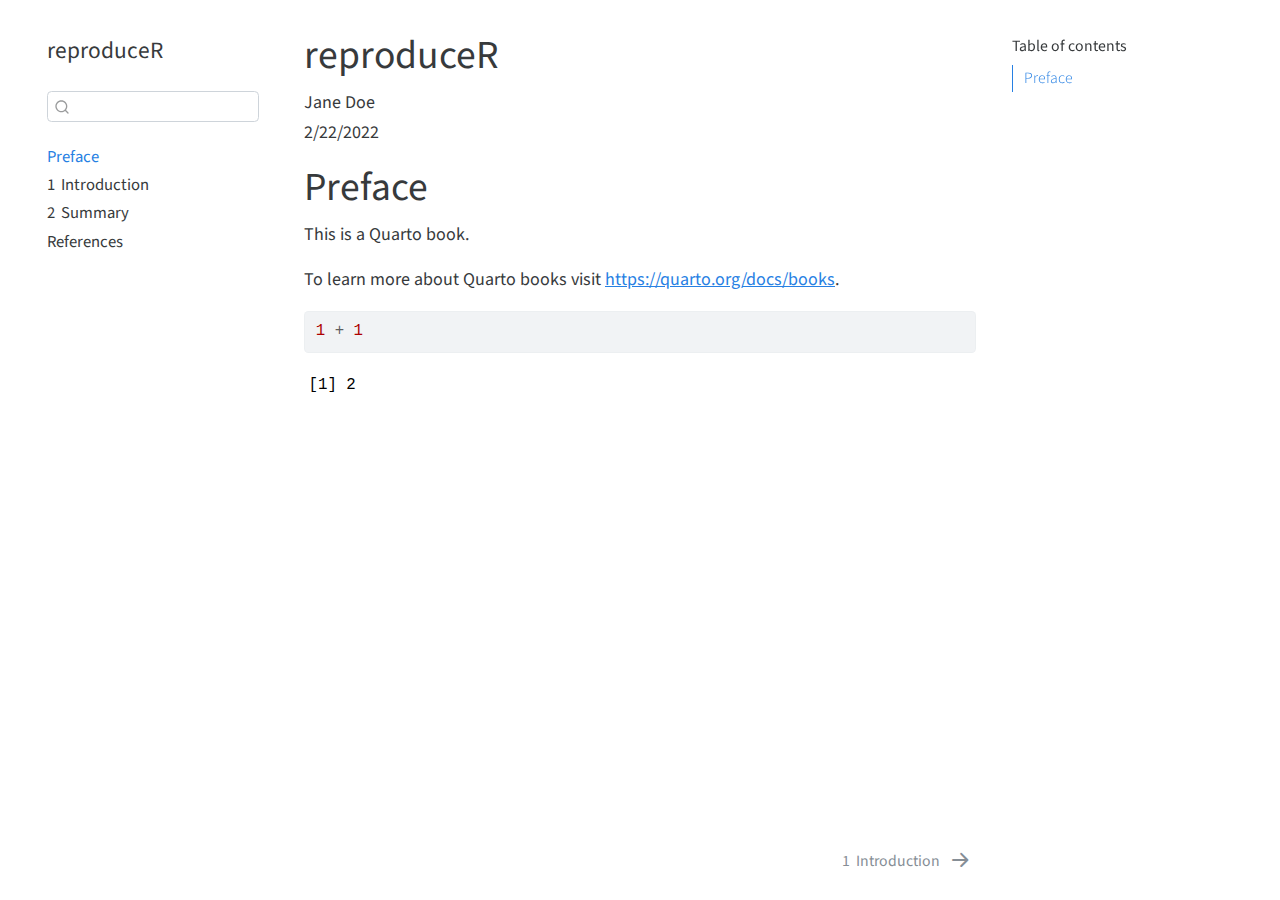
<file: _book/index.html>
<!DOCTYPE html>
<html xmlns="http://www.w3.org/1999/xhtml" lang="en" xml:lang="en"><head>
  <meta charset="utf-8">
  <meta name="generator" content="quarto-0.9.4">
  <meta name="viewport" content="width=device-width, initial-scale=1.0, user-scalable=yes">
  <meta name="author" content="Jane Doe">
  <title>reproduceR</title>
  <style>
    code{white-space: pre-wrap;}
    span.smallcaps{font-variant: small-caps;}
    span.underline{text-decoration: underline;}
    div.column{display: inline-block; vertical-align: top; width: 50%;}
    div.hanging-indent{margin-left: 1.5em; text-indent: -1.5em;}
    ul.task-list{list-style: none;}
    pre > code.sourceCode { white-space: pre; position: relative; }
    pre > code.sourceCode > span { display: inline-block; line-height: 1.25; }
    pre > code.sourceCode > span:empty { height: 1.2em; }
    .sourceCode { overflow: visible; }
    code.sourceCode > span { color: inherit; text-decoration: inherit; }
    div.sourceCode { margin: 1em 0; }
    pre.sourceCode { margin: 0; }
    @media screen {
    div.sourceCode { overflow: auto; }
    }
    @media print {
    pre > code.sourceCode { white-space: pre-wrap; }
    pre > code.sourceCode > span { text-indent: -5em; padding-left: 5em; }
    }
    pre.numberSource code
      { counter-reset: source-line 0; }
    pre.numberSource code > span
      { position: relative; left: -4em; counter-increment: source-line; }
    pre.numberSource code > span > a:first-child::before
      { content: counter(source-line);
        position: relative; left: -1em; text-align: right; vertical-align: baseline;
        border: none; display: inline-block;
        -webkit-touch-callout: none; -webkit-user-select: none;
        -khtml-user-select: none; -moz-user-select: none;
        -ms-user-select: none; user-select: none;
        padding: 0 4px; width: 4em;
        color: #aaaaaa;
      }
    pre.numberSource { margin-left: 3em; border-left: 1px solid #aaaaaa;  padding-left: 4px; }
    div.sourceCode
      {   }
    @media screen {
    pre > code.sourceCode > span > a:first-child::before { text-decoration: underline; }
    }
    code span.al { color: #ff0000; font-weight: bold; } /* Alert */
    code span.an { color: #60a0b0; font-weight: bold; font-style: italic; } /* Annotation */
    code span.at { color: #7d9029; } /* Attribute */
    code span.bn { color: #40a070; } /* BaseN */
    code span.bu { } /* BuiltIn */
    code span.cf { color: #007020; font-weight: bold; } /* ControlFlow */
    code span.ch { color: #4070a0; } /* Char */
    code span.cn { color: #880000; } /* Constant */
    code span.co { color: #60a0b0; font-style: italic; } /* Comment */
    code span.cv { color: #60a0b0; font-weight: bold; font-style: italic; } /* CommentVar */
    code span.do { color: #ba2121; font-style: italic; } /* Documentation */
    code span.dt { color: #902000; } /* DataType */
    code span.dv { color: #40a070; } /* DecVal */
    code span.er { color: #ff0000; font-weight: bold; } /* Error */
    code span.ex { } /* Extension */
    code span.fl { color: #40a070; } /* Float */
    code span.fu { color: #06287e; } /* Function */
    code span.im { } /* Import */
    code span.in { color: #60a0b0; font-weight: bold; font-style: italic; } /* Information */
    code span.kw { color: #007020; font-weight: bold; } /* Keyword */
    code span.op { color: #666666; } /* Operator */
    code span.ot { color: #007020; } /* Other */
    code span.pp { color: #bc7a00; } /* Preprocessor */
    code span.sc { color: #4070a0; } /* SpecialChar */
    code span.ss { color: #bb6688; } /* SpecialString */
    code span.st { color: #4070a0; } /* String */
    code span.va { color: #19177c; } /* Variable */
    code span.vs { color: #4070a0; } /* VerbatimString */
    code span.wa { color: #60a0b0; font-weight: bold; font-style: italic; } /* Warning */
  </style>

  <script src="site_libs/quarto-nav/quarto-nav.js"></script>
  <script src="site_libs/quarto-nav/headroom.min.js"></script>
  <script src="site_libs/clipboard/clipboard.min.js"></script>
  <meta name="quarto:offset" content="./">
  <script src="site_libs/quarto-search/autocomplete.umd.js"></script>
  <script src="site_libs/quarto-search/fuse.min.js"></script>
  <script src="site_libs/quarto-search/quarto-search.js"></script>
  <link href="./intro.html" rel="next">
  <script src="site_libs/quarto-html/quarto.js"></script>
  <script src="site_libs/quarto-html/popper.min.js"></script>
  <script src="site_libs/quarto-html/tippy.umd.min.js"></script>
  <script src="site_libs/quarto-html/anchor.min.js"></script>
  <link href="site_libs/quarto-html/tippy.css" rel="stylesheet">
  <link href="site_libs/quarto-html/quarto-syntax-highlighting.css" rel="stylesheet">
  <script src="site_libs/bootstrap/bootstrap.min.js"></script>
  <link href="site_libs/bootstrap/bootstrap-icons.css" rel="stylesheet">
  <link href="site_libs/bootstrap/bootstrap.min.css" rel="stylesheet">
  <script id="quarto-search-options" type="application/json">{
    "location": "sidebar",
    "copy-button": false,
    "collapse-after": 2,
    "panel-placement": "start",
    "type": "textbox",
    "limit": 20,
    "language": {
      "search-no-results-text": "No results",
      "search-matching-documents-text": "matching documents",
      "search-copy-link-title": "Copy link to search",
      "search-hide-matches-text": "Hide additional matches",
      "search-more-match-text": "more match in this document",
      "search-more-matches-text": "more matches in this document",
      "search-clear-button-title": "Clear",
      "search-detached-cancel-button-title": "Cancel",
      "search-submit-button-title": "Submit"
    }
  }</script>
  <!--[if lt IE 9]>
    <script src="//cdnjs.cloudflare.com/ajax/libs/html5shiv/3.7.3/html5shiv-printshiv.min.js"></script>
  <![endif]-->
</head>
<body class="floating">
<div id="quarto-search-results"></div>
  <header id="quarto-header" class="headroom fixed-top">
  <nav class="quarto-secondary-nav" data-bs-toggle="collapse" data-bs-target="#quarto-sidebar" aria-controls="quarto-sidebar" aria-expanded="false" aria-label="Toggle sidebar navigation" onclick="if (window.quartoToggleHeadroom) { window.quartoToggleHeadroom(); }">
    <div class="container-fluid d-flex justify-content-between">
      <h1 class="quarto-secondary-nav-title">reproduceR</h1>
      <button type="button" class="quarto-btn-toggle btn">
        <i class="bi bi-chevron-right"></i>
      </button>
    </div>
  </nav>
</header>
<!-- content -->
<div id="quarto-content" class="quarto-container page-columns page-rows-contents page-layout-article">
<!-- sidebar -->
  <nav id="quarto-sidebar" class="sidebar collapse sidebar-navigation floating overflow-auto">
    <div class="pt-lg-2 mt-2 text-left sidebar-header">
    <div class="sidebar-title mb-0 py-0">
      <a href="./">reproduceR</a> 
    </div>
      </div>
      <div class="mt-2 flex-shrink-0 align-items-center">
        <div class="sidebar-search">
        <div id="quarto-search" class="" title="Search"></div>
        </div>
      </div>
    <div class="sidebar-menu-container"> 
    <ul class="list-unstyled mt-1">
        <li class="sidebar-item">
  <div class="sidebar-item-container"> 
  <a href="./index.html" class="sidebar-item-text sidebar-link active">Preface</a>
  </div>
</li>
        <li class="sidebar-item">
  <div class="sidebar-item-container"> 
  <a href="./intro.html" class="sidebar-item-text sidebar-link"><span class="chapter-number">1</span>&nbsp; <span class="chapter-title">Introduction</span></a>
  </div>
</li>
        <li class="sidebar-item">
  <div class="sidebar-item-container"> 
  <a href="./summary.html" class="sidebar-item-text sidebar-link"><span class="chapter-number">2</span>&nbsp; <span class="chapter-title">Summary</span></a>
  </div>
</li>
        <li class="sidebar-item">
  <div class="sidebar-item-container"> 
  <a href="./references.html" class="sidebar-item-text sidebar-link">References</a>
  </div>
</li>
    </ul>
    </div>
</nav>
<!-- margin-sidebar -->
    <div id="quarto-margin-sidebar" class="sidebar margin-sidebar">
        <nav id="TOC" role="doc-toc">
<h2 id="toc-title">Table of contents</h2>
<ul>
<li><a href="#preface" class="nav-link active" data-scroll-target="#preface">Preface</a></li>
</ul>
</nav>
    </div>
<!-- main -->
<main class="content" id="quarto-document-content">
<header id="title-block-header">
<h1 class="title d-none d-lg-block display-7">reproduceR</h1>
<p class="author">Jane Doe</p>
<p class="date">2/22/2022</p>
</header>

<section id="preface" class="level1 unnumbered">
<h1 class="unnumbered">Preface</h1>
<p>This is a Quarto book.</p>
<p>To learn more about Quarto books visit <a href="https://quarto.org/docs/books" class="uri">https://quarto.org/docs/books</a>.</p>
<div class="cell">
<div class="sourceCode" id="cb1"><pre class="sourceCode r cell-code code-with-copy"><code class="sourceCode r"><span id="cb1-1"><a href="#cb1-1" aria-hidden="true" tabindex="-1"></a><span class="dv">1</span> <span class="sc">+</span> <span class="dv">1</span></span></code><button title="Copy to Clipboard" class="code-copy-button"><i class="bi"></i></button></pre></div>
<div class="cell-output-stdout">
<pre><code>[1] 2</code></pre>
</div>
</div>


</section>
</main> <!-- /main -->
<script type="application/javascript">
window.document.addEventListener("DOMContentLoaded", function (event) {
  const icon = "";
  const anchorJS = new window.AnchorJS();
  anchorJS.options = {
    placement: 'right',
    icon: icon
  };
  anchorJS.add('.anchored');
  const clipboard = new window.ClipboardJS('.code-copy-button', {
    target: function(trigger) {
      return trigger.previousElementSibling;
    }
  });
  clipboard.on('success', function(e) {
    // button target
    const button = e.trigger;
    // don't keep focus
    button.blur();
    // flash "checked"
    button.classList.add('code-copy-button-checked');
    setTimeout(function() {
      button.classList.remove('code-copy-button-checked');
    }, 1000);
    // clear code selection
    e.clearSelection();
  });
  function tippyHover(el, contentFn) {
    const config = {
      allowHTML: true,
      content: contentFn,
      maxWidth: 500,
      delay: 100,
      arrow: false,
      appendTo: function(el) {
          return el.parentElement;
      },
      interactive: true,
      interactiveBorder: 10,
      theme: 'quarto',
      placement: 'bottom-start'
    };
    window.tippy(el, config); 
  }
  const noterefs = window.document.querySelectorAll('a[role="doc-noteref"]');
  for (var i=0; i<noterefs.length; i++) {
    const ref = noterefs[i];
    tippyHover(ref, function() {
      let href = ref.getAttribute('href');
      try { href = new URL(href).hash; } catch {}
      const id = href.replace(/^#\/?/, "");
      const note = window.document.getElementById(id);
      return note.innerHTML;
    });
  }
  var bibliorefs = window.document.querySelectorAll('a[role="doc-biblioref"]');
  for (var i=0; i<bibliorefs.length; i++) {
    const ref = bibliorefs[i];
    const cites = ref.parentNode.getAttribute('data-cites').split(' ');
    tippyHover(ref, function() {
      var popup = window.document.createElement('div');
      cites.forEach(function(cite) {
        var citeDiv = window.document.createElement('div');
        citeDiv.classList.add('hanging-indent');
        citeDiv.classList.add('csl-entry');
        var biblioDiv = window.document.getElementById('ref-' + cite);
        if (biblioDiv) {
          citeDiv.innerHTML = biblioDiv.innerHTML;
        }
        popup.appendChild(citeDiv);
      });
      return popup.innerHTML;
    });
  }
});
</script>
<nav class="page-navigation">
  <div class="nav-page nav-page-previous">
  </div>
  <div class="nav-page nav-page-next">
      <a href="./intro.html" class="pagination-link">
        <span class="nav-page-text"><span class="chapter-number">1</span>&nbsp; <span class="chapter-title">Introduction</span></span> <i class="bi bi-arrow-right-short"></i>
      </a>
  </div>
</nav>
</div> <!-- /content -->


</body></html>
</file>
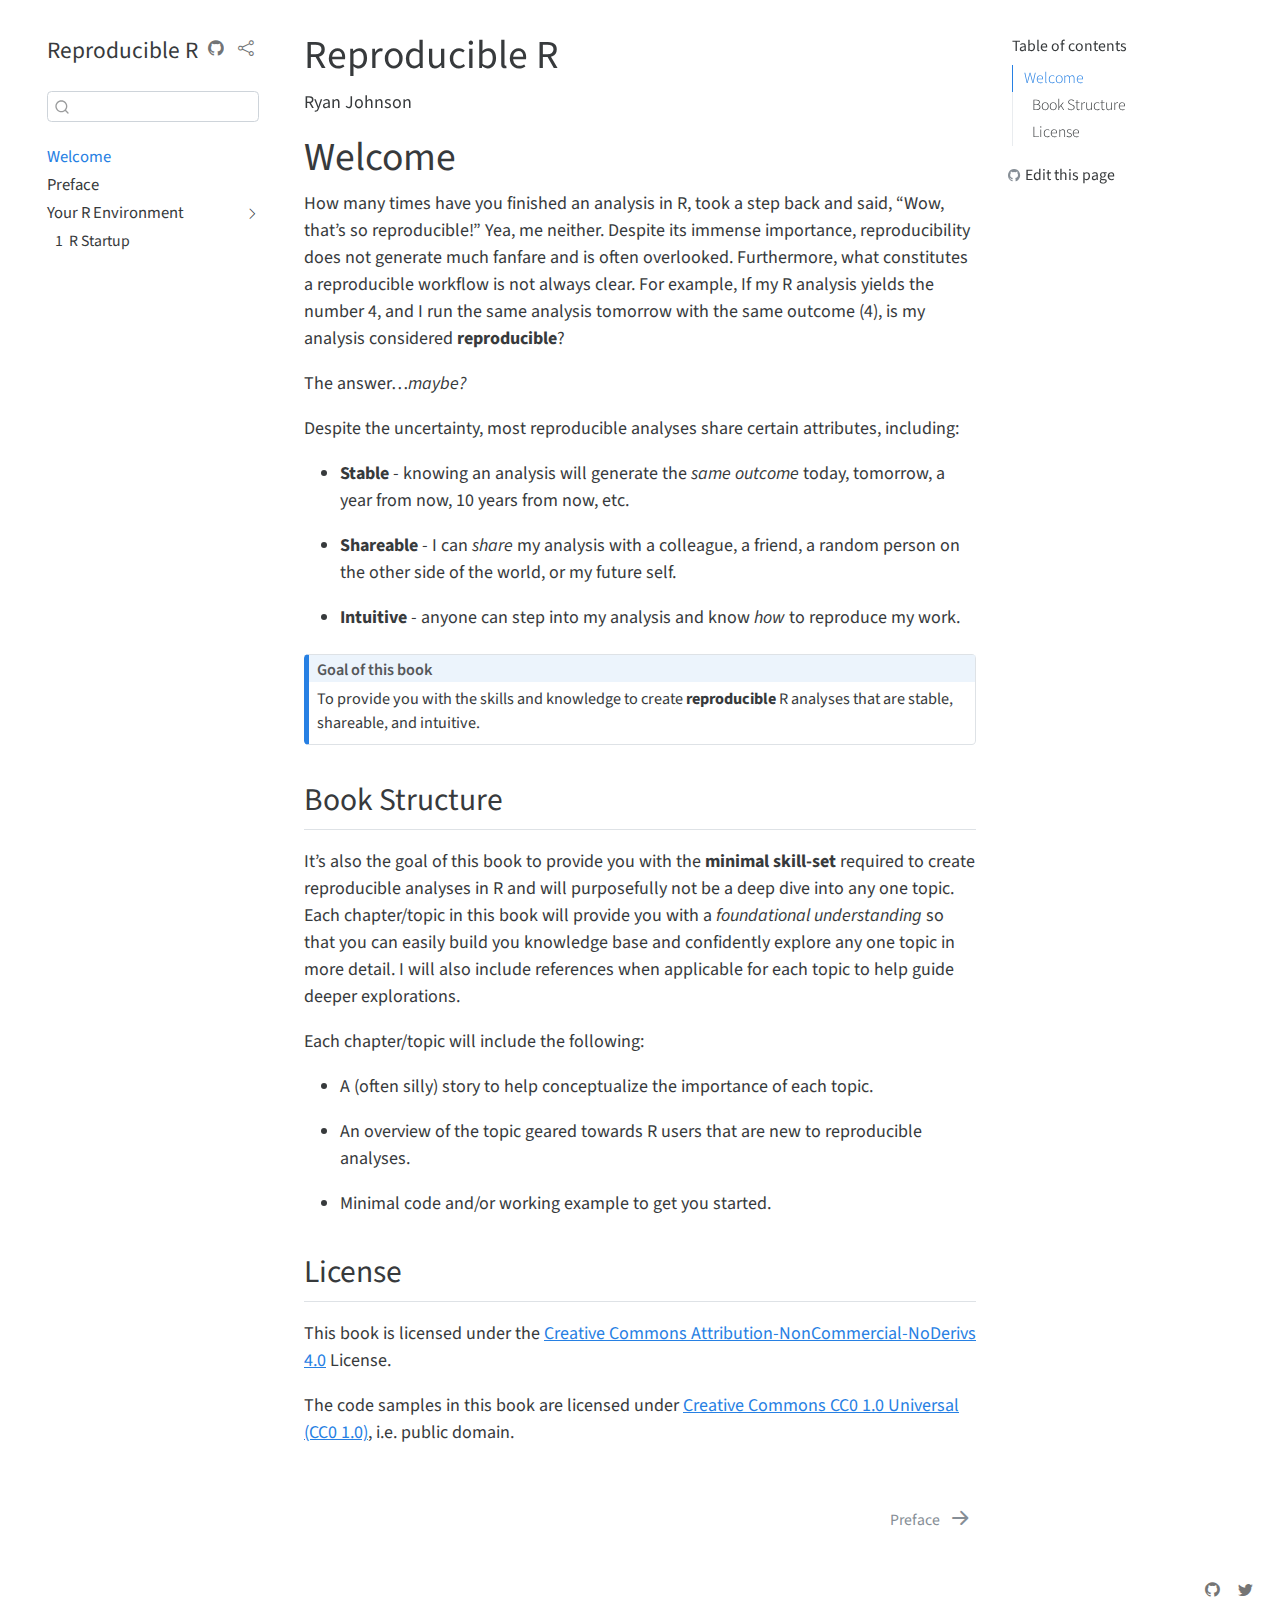
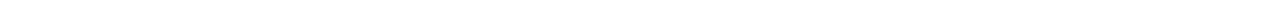
<file: docs/index.html>
<!DOCTYPE html>
<html xmlns="http://www.w3.org/1999/xhtml" lang="en" xml:lang="en"><head>
  <meta charset="utf-8">
  <meta name="generator" content="quarto-0.9.4">
  <meta name="viewport" content="width=device-width, initial-scale=1.0, user-scalable=yes">
  <meta name="author" content="Ryan Johnson">
  <title>Reproducible R</title>
  <style>
    code{white-space: pre-wrap;}
    span.smallcaps{font-variant: small-caps;}
    span.underline{text-decoration: underline;}
    div.column{display: inline-block; vertical-align: top; width: 50%;}
    div.hanging-indent{margin-left: 1.5em; text-indent: -1.5em;}
    ul.task-list{list-style: none;}
  </style>

  <script src="site_libs/quarto-nav/quarto-nav.js"></script>
  <script src="site_libs/quarto-nav/headroom.min.js"></script>
  <script src="site_libs/clipboard/clipboard.min.js"></script>
  <meta name="quarto:offset" content="./">
  <script src="site_libs/quarto-search/autocomplete.umd.js"></script>
  <script src="site_libs/quarto-search/fuse.min.js"></script>
  <script src="site_libs/quarto-search/quarto-search.js"></script>
  <link href="./preface.html" rel="next">
  <script src="site_libs/quarto-html/quarto.js"></script>
  <script src="site_libs/quarto-html/popper.min.js"></script>
  <script src="site_libs/quarto-html/tippy.umd.min.js"></script>
  <script src="site_libs/quarto-html/anchor.min.js"></script>
  <link href="site_libs/quarto-html/tippy.css" rel="stylesheet">
  <link href="site_libs/quarto-html/quarto-syntax-highlighting.css" rel="stylesheet">
  <script src="site_libs/bootstrap/bootstrap.min.js"></script>
  <link href="site_libs/bootstrap/bootstrap-icons.css" rel="stylesheet">
  <link href="site_libs/bootstrap/bootstrap.min.css" rel="stylesheet">
  <script id="quarto-search-options" type="application/json">{
    "location": "sidebar",
    "copy-button": false,
    "collapse-after": 2,
    "panel-placement": "start",
    "type": "textbox",
    "limit": 20,
    "language": {
      "search-no-results-text": "No results",
      "search-matching-documents-text": "matching documents",
      "search-copy-link-title": "Copy link to search",
      "search-hide-matches-text": "Hide additional matches",
      "search-more-match-text": "more match in this document",
      "search-more-matches-text": "more matches in this document",
      "search-clear-button-title": "Clear",
      "search-detached-cancel-button-title": "Cancel",
      "search-submit-button-title": "Submit"
    }
  }</script>
  <script async="" src="https://hypothes.is/embed.js"></script>
  <!--[if lt IE 9]>
    <script src="//cdnjs.cloudflare.com/ajax/libs/html5shiv/3.7.3/html5shiv-printshiv.min.js"></script>
  <![endif]-->
</head>
<body class="floating">
<div id="quarto-search-results"></div>
  <header id="quarto-header" class="headroom fixed-top">
  <nav class="quarto-secondary-nav" data-bs-toggle="collapse" data-bs-target="#quarto-sidebar" aria-controls="quarto-sidebar" aria-expanded="false" aria-label="Toggle sidebar navigation" onclick="if (window.quartoToggleHeadroom) { window.quartoToggleHeadroom(); }">
    <div class="container-fluid d-flex justify-content-between">
      <h1 class="quarto-secondary-nav-title">Reproducible R</h1>
      <button type="button" class="quarto-btn-toggle btn">
        <i class="bi bi-chevron-right"></i>
      </button>
    </div>
  </nav>
</header>
<!-- content -->
<div id="quarto-content" class="quarto-container page-columns page-rows-contents page-layout-article">
<!-- sidebar -->
  <nav id="quarto-sidebar" class="sidebar collapse sidebar-navigation floating overflow-auto">
    <div class="pt-lg-2 mt-2 text-left sidebar-header">
    <div class="sidebar-title mb-0 py-0">
      <a href="./">Reproducible R</a> 
        <div class="sidebar-tools-main">
    <a href="https://github.com/ryjohnson09/reproduceR" title="Source Code" class="sidebar-tool px-1"><i class="bi bi-github"></i></a>
    <a href="" title="Share" id="sidebar-tool-dropdown-0" class="sidebar-tool dropdown-toggle px-1" data-bs-toggle="dropdown" aria-expanded="false"><i class="bi bi-share"></i></a>
    <ul class="dropdown-menu" aria-labelledby="sidebar-tool-dropdown-0">
        <li>
          <a class="dropdown-item sidebar-tools-main-item" href="https://twitter.com/intent/tweet?url=|url|">
            <i class="bi bi-bi-twitter pe-1"></i>
          Twitter
          </a>
        </li>
        <li>
          <a class="dropdown-item sidebar-tools-main-item" href="https://www.facebook.com/sharer/sharer.php?u=|url|">
            <i class="bi bi-bi-facebook pe-1"></i>
          Facebook
          </a>
        </li>
    </ul>
</div>
    </div>
      </div>
      <div class="mt-2 flex-shrink-0 align-items-center">
        <div class="sidebar-search">
        <div id="quarto-search" class="" title="Search"></div>
        </div>
      </div>
    <div class="sidebar-menu-container"> 
    <ul class="list-unstyled mt-1">
        <li class="sidebar-item">
  <div class="sidebar-item-container"> 
  <a href="./index.html" class="sidebar-item-text sidebar-link active">Welcome</a>
  </div>
</li>
        <li class="sidebar-item">
  <div class="sidebar-item-container"> 
  <a href="./preface.html" class="sidebar-item-text sidebar-link">Preface</a>
  </div>
</li>
        <li class="sidebar-item sidebar-item-section">
    <div class="sidebar-item-container"> 
        <a href="./chapters/sec1/your-r-env.html" class="sidebar-item-text sidebar-link">Your R Environment</a>
      <a class="sidebar-item-toggle text-start" data-bs-toggle="collapse" data-bs-target="#quarto-sidebar-section-chapterssec1your-r-envqmd" aria-expanded="true">
        <i class="bi bi-chevron-right ms-2"></i>
      </a>
    </div>
    <ul id="quarto-sidebar-section-chapterssec1your-r-envqmd" class="collapse list-unstyled sidebar-section depth1 show">  
        <li class="sidebar-item">
  <div class="sidebar-item-container"> 
  <a href="./chapters/sec1/r-startup.html" class="sidebar-item-text sidebar-link"><span class="chapter-number">1</span>&nbsp; <span class="chapter-title">R Startup</span></a>
  </div>
</li>
    </ul>
  </li>
    </ul>
    </div>
</nav>
<!-- margin-sidebar -->
    <div id="quarto-margin-sidebar" class="sidebar margin-sidebar">
        <nav id="TOC" role="doc-toc">
<h2 id="toc-title">Table of contents</h2>
<ul>
<li><a href="#welcome" class="nav-link active" data-scroll-target="#welcome">Welcome</a>
<ul class="collapse">
<li><a href="#book-structure" class="nav-link" data-scroll-target="#book-structure">Book Structure</a></li>
<li><a href="#license" class="nav-link" data-scroll-target="#license">License</a></li>
</ul></li>
</ul>
<div class="toc-actions"><div><i class="bi bi-github"></i></div><div class="action-links"><p><a href="https://github.com/ryjohnson09/reproduceR/edit/main/index.qmd" class="toc-action">Edit this page</a></p></div></div></nav>
    </div>
<!-- main -->
<main class="content" id="quarto-document-content">
<header id="title-block-header">
<h1 class="title d-none d-lg-block display-7">Reproducible R</h1>
<p class="author">Ryan Johnson</p>
</header>

<section id="welcome" class="level1 unnumbered">
<h1 class="unnumbered">Welcome</h1>
<p>How many times have you finished an analysis in R, took a step back and said, “Wow, that’s so reproducible!” Yea, me neither. Despite its immense importance, reproducibility does not generate much fanfare and is often overlooked. Furthermore, what constitutes a reproducible workflow is not always clear. For example, If my R analysis yields the number 4, and I run the same analysis tomorrow with the same outcome (4), is my analysis considered <strong>reproducible</strong>?</p>
<p>The answer…<em>maybe?</em></p>
<p>Despite the uncertainty, most reproducible analyses share certain attributes, including:</p>
<ul>
<li><p><strong>Stable</strong> - knowing an analysis will generate the <em>same outcome</em> today, tomorrow, a year from now, 10 years from now, etc.</p></li>
<li><p><strong>Shareable</strong> - I can <em>share</em> my analysis with a colleague, a friend, a random person on the other side of the world, or my future self.</p></li>
<li><p><strong>Intuitive</strong> - anyone can step into my analysis and know <em>how</em> to reproduce my work.</p></li>
</ul>
<div class="callout-note callout callout-style-default no-icon callout-captioned">
<div class="callout-header d-flex align-content-center">
<div class="callout-icon-container">
<i class="callout-icon no-icon"></i>
</div>
<div class="callout-caption-container flex-fill">
Goal of this book
</div>
</div>
<div class="callout-body-container callout-body">
<p>To provide you with the skills and knowledge to create <strong>reproducible</strong> R analyses that are stable, shareable, and intuitive.</p>
</div>
</div>
<section id="book-structure" class="level2">
<h2 class="anchored" data-anchor-id="book-structure">Book Structure</h2>
<p>It’s also the goal of this book to provide you with the <strong>minimal skill-set</strong> required to create reproducible analyses in R and will purposefully not be a deep dive into any one topic. Each chapter/topic in this book will provide you with a <em>foundational understanding</em> so that you can easily build you knowledge base and confidently explore any one topic in more detail. I will also include references when applicable for each topic to help guide deeper explorations.</p>
<p>Each chapter/topic will include the following:</p>
<ul>
<li><p>A (often silly) story to help conceptualize the importance of each topic.</p></li>
<li><p>An overview of the topic geared towards R users that are new to reproducible analyses.</p></li>
<li><p>Minimal code and/or working example to get you started.</p></li>
</ul>
</section>
<section id="license" class="level2">
<h2 class="anchored" data-anchor-id="license">License</h2>
<p>This book is licensed under the <a href="https://creativecommons.org/licenses/by-nc-nd/4.0/">Creative Commons Attribution-NonCommercial-NoDerivs 4.0</a> License.</p>
<p>The code samples in this book are licensed under <a href="https://creativecommons.org/publicdomain/zero/1.0/">Creative Commons CC0 1.0 Universal (CC0 1.0)</a>, i.e.&nbsp;public domain.</p>


</section>
</section>
</main> <!-- /main -->
<script type="application/javascript">
window.document.addEventListener("DOMContentLoaded", function (event) {
  const icon = "";
  const anchorJS = new window.AnchorJS();
  anchorJS.options = {
    placement: 'right',
    icon: icon
  };
  anchorJS.add('.anchored');
  const clipboard = new window.ClipboardJS('.code-copy-button', {
    target: function(trigger) {
      return trigger.previousElementSibling;
    }
  });
  clipboard.on('success', function(e) {
    // button target
    const button = e.trigger;
    // don't keep focus
    button.blur();
    // flash "checked"
    button.classList.add('code-copy-button-checked');
    setTimeout(function() {
      button.classList.remove('code-copy-button-checked');
    }, 1000);
    // clear code selection
    e.clearSelection();
  });
  function tippyHover(el, contentFn) {
    const config = {
      allowHTML: true,
      content: contentFn,
      maxWidth: 500,
      delay: 100,
      arrow: false,
      appendTo: function(el) {
          return el.parentElement;
      },
      interactive: true,
      interactiveBorder: 10,
      theme: 'quarto',
      placement: 'bottom-start'
    };
    window.tippy(el, config); 
  }
  const noterefs = window.document.querySelectorAll('a[role="doc-noteref"]');
  for (var i=0; i<noterefs.length; i++) {
    const ref = noterefs[i];
    tippyHover(ref, function() {
      let href = ref.getAttribute('href');
      try { href = new URL(href).hash; } catch {}
      const id = href.replace(/^#\/?/, "");
      const note = window.document.getElementById(id);
      return note.innerHTML;
    });
  }
  var bibliorefs = window.document.querySelectorAll('a[role="doc-biblioref"]');
  for (var i=0; i<bibliorefs.length; i++) {
    const ref = bibliorefs[i];
    const cites = ref.parentNode.getAttribute('data-cites').split(' ');
    tippyHover(ref, function() {
      var popup = window.document.createElement('div');
      cites.forEach(function(cite) {
        var citeDiv = window.document.createElement('div');
        citeDiv.classList.add('hanging-indent');
        citeDiv.classList.add('csl-entry');
        var biblioDiv = window.document.getElementById('ref-' + cite);
        if (biblioDiv) {
          citeDiv.innerHTML = biblioDiv.innerHTML;
        }
        popup.appendChild(citeDiv);
      });
      return popup.innerHTML;
    });
  }
});
</script>
<nav class="page-navigation">
  <div class="nav-page nav-page-previous">
  </div>
  <div class="nav-page nav-page-next">
      <a href="./preface.html" class="pagination-link">
        <span class="nav-page-text">Preface</span> <i class="bi bi-arrow-right-short"></i>
      </a>
  </div>
</nav>
</div> <!-- /content -->
<footer class="footer">
  <div class="nav-footer">
    <div class="nav-footer-right">
      <ul class="footer-items list-unstyled">
    <li class="nav-item compact">
    <a class="nav-link active" href="https://github.com/ryjohnson09/reproduceR" aria-current="page">
      <i class="bi-github" role="img">
</i> 
    </a>
  </li>  
    <li class="nav-item compact">
    <a class="nav-link" href="https://twitter.com/ryjohnson09">
      <i class="bi-twitter" role="img">
</i> 
    </a>
  </li>  
</ul>
    </div>
  </div>
</footer>


</body></html>
</file>
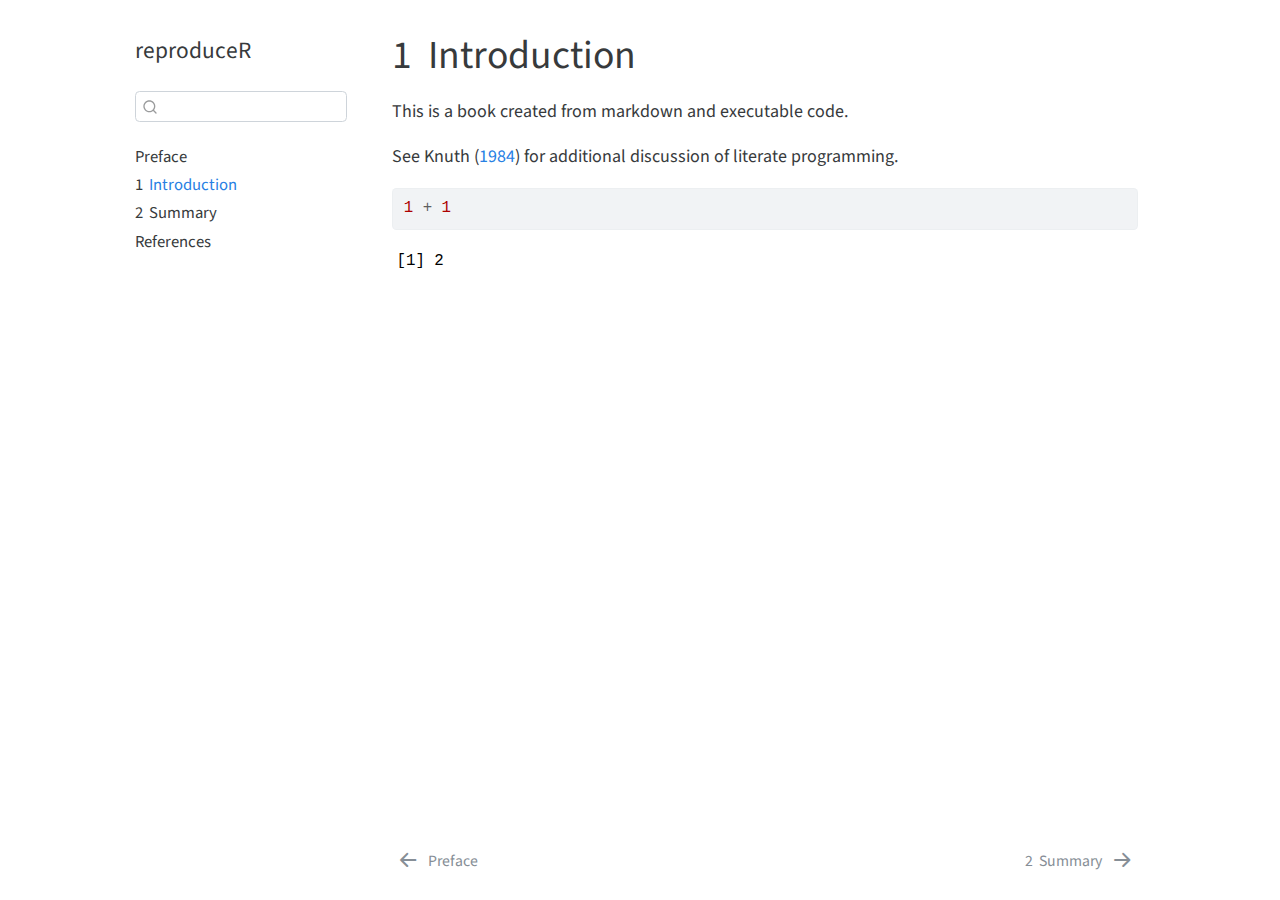
<file: _book/intro.html>
<!DOCTYPE html>
<html xmlns="http://www.w3.org/1999/xhtml" lang="en" xml:lang="en"><head>
  <meta charset="utf-8">
  <meta name="generator" content="quarto-0.9.4">
  <meta name="viewport" content="width=device-width, initial-scale=1.0, user-scalable=yes">
  <title>reproduceR - 1&nbsp; Introduction</title>
  <style>
    code{white-space: pre-wrap;}
    span.smallcaps{font-variant: small-caps;}
    span.underline{text-decoration: underline;}
    div.column{display: inline-block; vertical-align: top; width: 50%;}
    div.hanging-indent{margin-left: 1.5em; text-indent: -1.5em;}
    ul.task-list{list-style: none;}
    pre > code.sourceCode { white-space: pre; position: relative; }
    pre > code.sourceCode > span { display: inline-block; line-height: 1.25; }
    pre > code.sourceCode > span:empty { height: 1.2em; }
    .sourceCode { overflow: visible; }
    code.sourceCode > span { color: inherit; text-decoration: inherit; }
    div.sourceCode { margin: 1em 0; }
    pre.sourceCode { margin: 0; }
    @media screen {
    div.sourceCode { overflow: auto; }
    }
    @media print {
    pre > code.sourceCode { white-space: pre-wrap; }
    pre > code.sourceCode > span { text-indent: -5em; padding-left: 5em; }
    }
    pre.numberSource code
      { counter-reset: source-line 0; }
    pre.numberSource code > span
      { position: relative; left: -4em; counter-increment: source-line; }
    pre.numberSource code > span > a:first-child::before
      { content: counter(source-line);
        position: relative; left: -1em; text-align: right; vertical-align: baseline;
        border: none; display: inline-block;
        -webkit-touch-callout: none; -webkit-user-select: none;
        -khtml-user-select: none; -moz-user-select: none;
        -ms-user-select: none; user-select: none;
        padding: 0 4px; width: 4em;
        color: #aaaaaa;
      }
    pre.numberSource { margin-left: 3em; border-left: 1px solid #aaaaaa;  padding-left: 4px; }
    div.sourceCode
      {   }
    @media screen {
    pre > code.sourceCode > span > a:first-child::before { text-decoration: underline; }
    }
    code span.al { color: #ff0000; font-weight: bold; } /* Alert */
    code span.an { color: #60a0b0; font-weight: bold; font-style: italic; } /* Annotation */
    code span.at { color: #7d9029; } /* Attribute */
    code span.bn { color: #40a070; } /* BaseN */
    code span.bu { } /* BuiltIn */
    code span.cf { color: #007020; font-weight: bold; } /* ControlFlow */
    code span.ch { color: #4070a0; } /* Char */
    code span.cn { color: #880000; } /* Constant */
    code span.co { color: #60a0b0; font-style: italic; } /* Comment */
    code span.cv { color: #60a0b0; font-weight: bold; font-style: italic; } /* CommentVar */
    code span.do { color: #ba2121; font-style: italic; } /* Documentation */
    code span.dt { color: #902000; } /* DataType */
    code span.dv { color: #40a070; } /* DecVal */
    code span.er { color: #ff0000; font-weight: bold; } /* Error */
    code span.ex { } /* Extension */
    code span.fl { color: #40a070; } /* Float */
    code span.fu { color: #06287e; } /* Function */
    code span.im { } /* Import */
    code span.in { color: #60a0b0; font-weight: bold; font-style: italic; } /* Information */
    code span.kw { color: #007020; font-weight: bold; } /* Keyword */
    code span.op { color: #666666; } /* Operator */
    code span.ot { color: #007020; } /* Other */
    code span.pp { color: #bc7a00; } /* Preprocessor */
    code span.sc { color: #4070a0; } /* SpecialChar */
    code span.ss { color: #bb6688; } /* SpecialString */
    code span.st { color: #4070a0; } /* String */
    code span.va { color: #19177c; } /* Variable */
    code span.vs { color: #4070a0; } /* VerbatimString */
    code span.wa { color: #60a0b0; font-weight: bold; font-style: italic; } /* Warning */
    div.csl-bib-body { }
    div.csl-entry {
      clear: both;
    }
    .hanging div.csl-entry {
      margin-left:2em;
      text-indent:-2em;
    }
    div.csl-left-margin {
      min-width:2em;
      float:left;
    }
    div.csl-right-inline {
      margin-left:2em;
      padding-left:1em;
    }
    div.csl-indent {
      margin-left: 2em;
    }
  </style>

  <script src="site_libs/quarto-nav/quarto-nav.js"></script>
  <script src="site_libs/quarto-nav/headroom.min.js"></script>
  <script src="site_libs/clipboard/clipboard.min.js"></script>
  <meta name="quarto:offset" content="./">
  <script src="site_libs/quarto-search/autocomplete.umd.js"></script>
  <script src="site_libs/quarto-search/fuse.min.js"></script>
  <script src="site_libs/quarto-search/quarto-search.js"></script>
  <link href="./summary.html" rel="next">
  <link href="./index.html" rel="prev">
  <script src="site_libs/quarto-html/quarto.js"></script>
  <script src="site_libs/quarto-html/popper.min.js"></script>
  <script src="site_libs/quarto-html/tippy.umd.min.js"></script>
  <script src="site_libs/quarto-html/anchor.min.js"></script>
  <link href="site_libs/quarto-html/tippy.css" rel="stylesheet">
  <link href="site_libs/quarto-html/quarto-syntax-highlighting.css" rel="stylesheet">
  <script src="site_libs/bootstrap/bootstrap.min.js"></script>
  <link href="site_libs/bootstrap/bootstrap-icons.css" rel="stylesheet">
  <link href="site_libs/bootstrap/bootstrap.min.css" rel="stylesheet">
  <script id="quarto-search-options" type="application/json">{
    "location": "sidebar",
    "copy-button": false,
    "collapse-after": 2,
    "panel-placement": "start",
    "type": "textbox",
    "limit": 20,
    "language": {
      "search-no-results-text": "No results",
      "search-matching-documents-text": "matching documents",
      "search-copy-link-title": "Copy link to search",
      "search-hide-matches-text": "Hide additional matches",
      "search-more-match-text": "more match in this document",
      "search-more-matches-text": "more matches in this document",
      "search-clear-button-title": "Clear",
      "search-detached-cancel-button-title": "Cancel",
      "search-submit-button-title": "Submit"
    }
  }</script>
  <!--[if lt IE 9]>
    <script src="//cdnjs.cloudflare.com/ajax/libs/html5shiv/3.7.3/html5shiv-printshiv.min.js"></script>
  <![endif]-->
</head>
<body class="floating fullcontent">
<div id="quarto-search-results"></div>
  <header id="quarto-header" class="headroom fixed-top">
  <nav class="quarto-secondary-nav" data-bs-toggle="collapse" data-bs-target="#quarto-sidebar" aria-controls="quarto-sidebar" aria-expanded="false" aria-label="Toggle sidebar navigation" onclick="if (window.quartoToggleHeadroom) { window.quartoToggleHeadroom(); }">
    <div class="container-fluid d-flex justify-content-between">
      <h1 class="quarto-secondary-nav-title"><span class="chapter-number">1</span>&nbsp; <span class="chapter-title">Introduction</span></h1>
      <button type="button" class="quarto-btn-toggle btn">
        <i class="bi bi-chevron-right"></i>
      </button>
    </div>
  </nav>
</header>
<!-- content -->
<div id="quarto-content" class="quarto-container page-columns page-rows-contents page-layout-article">
<!-- sidebar -->
  <nav id="quarto-sidebar" class="sidebar collapse sidebar-navigation floating overflow-auto">
    <div class="pt-lg-2 mt-2 text-left sidebar-header">
    <div class="sidebar-title mb-0 py-0">
      <a href="./">reproduceR</a> 
    </div>
      </div>
      <div class="mt-2 flex-shrink-0 align-items-center">
        <div class="sidebar-search">
        <div id="quarto-search" class="" title="Search"></div>
        </div>
      </div>
    <div class="sidebar-menu-container"> 
    <ul class="list-unstyled mt-1">
        <li class="sidebar-item">
  <div class="sidebar-item-container"> 
  <a href="./index.html" class="sidebar-item-text sidebar-link">Preface</a>
  </div>
</li>
        <li class="sidebar-item">
  <div class="sidebar-item-container"> 
  <a href="./intro.html" class="sidebar-item-text sidebar-link active"><span class="chapter-number">1</span>&nbsp; <span class="chapter-title">Introduction</span></a>
  </div>
</li>
        <li class="sidebar-item">
  <div class="sidebar-item-container"> 
  <a href="./summary.html" class="sidebar-item-text sidebar-link"><span class="chapter-number">2</span>&nbsp; <span class="chapter-title">Summary</span></a>
  </div>
</li>
        <li class="sidebar-item">
  <div class="sidebar-item-container"> 
  <a href="./references.html" class="sidebar-item-text sidebar-link">References</a>
  </div>
</li>
    </ul>
    </div>
</nav>
<!-- margin-sidebar -->
    
<!-- main -->
<main class="content" id="quarto-document-content">
<header id="title-block-header">
<h1 class="title d-none d-lg-block display-7"><span class="chapter-number">1</span>&nbsp; <span class="chapter-title">Introduction</span></h1>
</header>
<p>This is a book created from markdown and executable code.</p>
<p>See <span class="citation" data-cites="knuth84">Knuth (<a href="references.html#ref-knuth84" role="doc-biblioref">1984</a>)</span> for additional discussion of literate programming.</p>
<div class="cell">
<div class="sourceCode" id="cb1"><pre class="sourceCode r cell-code code-with-copy"><code class="sourceCode r"><span id="cb1-1"><a href="#cb1-1" aria-hidden="true" tabindex="-1"></a><span class="dv">1</span> <span class="sc">+</span> <span class="dv">1</span></span></code><button title="Copy to Clipboard" class="code-copy-button"><i class="bi"></i></button></pre></div>
<div class="cell-output-stdout">
<pre><code>[1] 2</code></pre>
</div>
</div>


<div id="refs" class="references csl-bib-body hanging-indent" role="doc-bibliography" style="display: none">
<div id="ref-knuth84" class="csl-entry" role="doc-biblioentry">
Knuth, Donald E. 1984. <span>“Literate Programming.”</span> <em>Comput. J.</em> 27 (2): 97–111. <a href="https://doi.org/10.1093/comjnl/27.2.97">https://doi.org/10.1093/comjnl/27.2.97</a>.
</div>
</div>
</main> <!-- /main -->
<script type="application/javascript">
window.document.addEventListener("DOMContentLoaded", function (event) {
  const icon = "";
  const anchorJS = new window.AnchorJS();
  anchorJS.options = {
    placement: 'right',
    icon: icon
  };
  anchorJS.add('.anchored');
  const clipboard = new window.ClipboardJS('.code-copy-button', {
    target: function(trigger) {
      return trigger.previousElementSibling;
    }
  });
  clipboard.on('success', function(e) {
    // button target
    const button = e.trigger;
    // don't keep focus
    button.blur();
    // flash "checked"
    button.classList.add('code-copy-button-checked');
    setTimeout(function() {
      button.classList.remove('code-copy-button-checked');
    }, 1000);
    // clear code selection
    e.clearSelection();
  });
  function tippyHover(el, contentFn) {
    const config = {
      allowHTML: true,
      content: contentFn,
      maxWidth: 500,
      delay: 100,
      arrow: false,
      appendTo: function(el) {
          return el.parentElement;
      },
      interactive: true,
      interactiveBorder: 10,
      theme: 'quarto',
      placement: 'bottom-start'
    };
    window.tippy(el, config); 
  }
  const noterefs = window.document.querySelectorAll('a[role="doc-noteref"]');
  for (var i=0; i<noterefs.length; i++) {
    const ref = noterefs[i];
    tippyHover(ref, function() {
      let href = ref.getAttribute('href');
      try { href = new URL(href).hash; } catch {}
      const id = href.replace(/^#\/?/, "");
      const note = window.document.getElementById(id);
      return note.innerHTML;
    });
  }
  var bibliorefs = window.document.querySelectorAll('a[role="doc-biblioref"]');
  for (var i=0; i<bibliorefs.length; i++) {
    const ref = bibliorefs[i];
    const cites = ref.parentNode.getAttribute('data-cites').split(' ');
    tippyHover(ref, function() {
      var popup = window.document.createElement('div');
      cites.forEach(function(cite) {
        var citeDiv = window.document.createElement('div');
        citeDiv.classList.add('hanging-indent');
        citeDiv.classList.add('csl-entry');
        var biblioDiv = window.document.getElementById('ref-' + cite);
        if (biblioDiv) {
          citeDiv.innerHTML = biblioDiv.innerHTML;
        }
        popup.appendChild(citeDiv);
      });
      return popup.innerHTML;
    });
  }
});
</script>
<nav class="page-navigation">
  <div class="nav-page nav-page-previous">
      <a href="./index.html" class="pagination-link">
        <i class="bi bi-arrow-left-short"></i> <span class="nav-page-text">Preface</span>
      </a>          
  </div>
  <div class="nav-page nav-page-next">
      <a href="./summary.html" class="pagination-link">
        <span class="nav-page-text"><span class="chapter-number">2</span>&nbsp; <span class="chapter-title">Summary</span></span> <i class="bi bi-arrow-right-short"></i>
      </a>
  </div>
</nav>
</div> <!-- /content -->


</body></html>
</file>
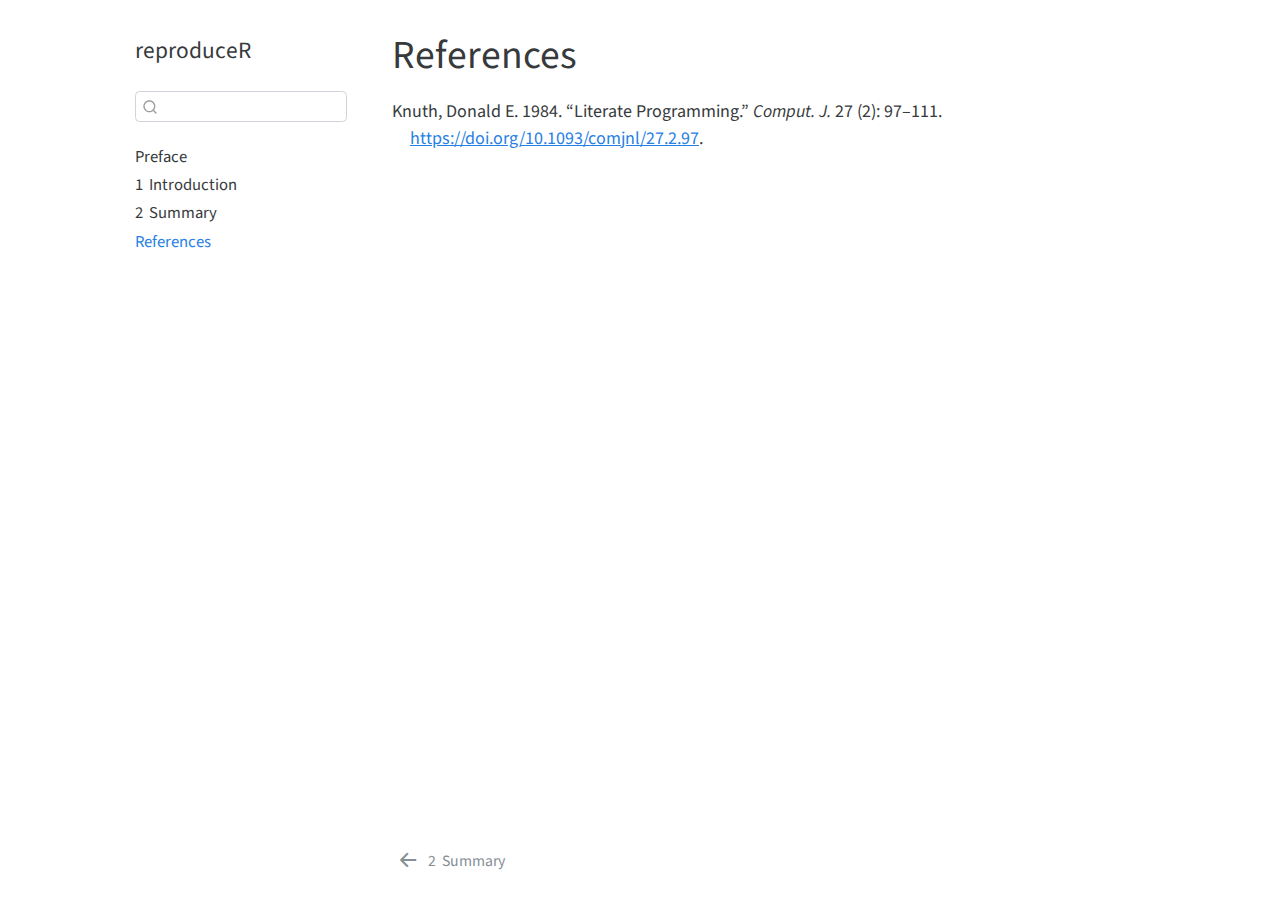
<file: _book/references.html>
<!DOCTYPE html>
<html xmlns="http://www.w3.org/1999/xhtml" lang="en" xml:lang="en"><head>
  <meta charset="utf-8">
  <meta name="generator" content="quarto-0.9.4">
  <meta name="viewport" content="width=device-width, initial-scale=1.0, user-scalable=yes">
  <title>reproduceR - References</title>
  <style>
    code{white-space: pre-wrap;}
    span.smallcaps{font-variant: small-caps;}
    span.underline{text-decoration: underline;}
    div.column{display: inline-block; vertical-align: top; width: 50%;}
    div.hanging-indent{margin-left: 1.5em; text-indent: -1.5em;}
    ul.task-list{list-style: none;}
    div.csl-bib-body { }
    div.csl-entry {
      clear: both;
    }
    .hanging div.csl-entry {
      margin-left:2em;
      text-indent:-2em;
    }
    div.csl-left-margin {
      min-width:2em;
      float:left;
    }
    div.csl-right-inline {
      margin-left:2em;
      padding-left:1em;
    }
    div.csl-indent {
      margin-left: 2em;
    }
  </style>

  <script src="site_libs/quarto-nav/quarto-nav.js"></script>
  <script src="site_libs/quarto-nav/headroom.min.js"></script>
  <script src="site_libs/clipboard/clipboard.min.js"></script>
  <meta name="quarto:offset" content="./">
  <script src="site_libs/quarto-search/autocomplete.umd.js"></script>
  <script src="site_libs/quarto-search/fuse.min.js"></script>
  <script src="site_libs/quarto-search/quarto-search.js"></script>
  <link href="./summary.html" rel="prev">
  <script src="site_libs/quarto-html/quarto.js"></script>
  <script src="site_libs/quarto-html/popper.min.js"></script>
  <script src="site_libs/quarto-html/tippy.umd.min.js"></script>
  <script src="site_libs/quarto-html/anchor.min.js"></script>
  <link href="site_libs/quarto-html/tippy.css" rel="stylesheet">
  <link href="site_libs/quarto-html/quarto-syntax-highlighting.css" rel="stylesheet">
  <script src="site_libs/bootstrap/bootstrap.min.js"></script>
  <link href="site_libs/bootstrap/bootstrap-icons.css" rel="stylesheet">
  <link href="site_libs/bootstrap/bootstrap.min.css" rel="stylesheet">
  <script id="quarto-search-options" type="application/json">{
    "location": "sidebar",
    "copy-button": false,
    "collapse-after": 2,
    "panel-placement": "start",
    "type": "textbox",
    "limit": 20,
    "language": {
      "search-no-results-text": "No results",
      "search-matching-documents-text": "matching documents",
      "search-copy-link-title": "Copy link to search",
      "search-hide-matches-text": "Hide additional matches",
      "search-more-match-text": "more match in this document",
      "search-more-matches-text": "more matches in this document",
      "search-clear-button-title": "Clear",
      "search-detached-cancel-button-title": "Cancel",
      "search-submit-button-title": "Submit"
    }
  }</script>
  <!--[if lt IE 9]>
    <script src="//cdnjs.cloudflare.com/ajax/libs/html5shiv/3.7.3/html5shiv-printshiv.min.js"></script>
  <![endif]-->
</head>
<body class="floating fullcontent">
<div id="quarto-search-results"></div>
  <header id="quarto-header" class="headroom fixed-top">
  <nav class="quarto-secondary-nav" data-bs-toggle="collapse" data-bs-target="#quarto-sidebar" aria-controls="quarto-sidebar" aria-expanded="false" aria-label="Toggle sidebar navigation" onclick="if (window.quartoToggleHeadroom) { window.quartoToggleHeadroom(); }">
    <div class="container-fluid d-flex justify-content-between">
      <h1 class="quarto-secondary-nav-title">References</h1>
      <button type="button" class="quarto-btn-toggle btn">
        <i class="bi bi-chevron-right"></i>
      </button>
    </div>
  </nav>
</header>
<!-- content -->
<div id="quarto-content" class="quarto-container page-columns page-rows-contents page-layout-article">
<!-- sidebar -->
  <nav id="quarto-sidebar" class="sidebar collapse sidebar-navigation floating overflow-auto">
    <div class="pt-lg-2 mt-2 text-left sidebar-header">
    <div class="sidebar-title mb-0 py-0">
      <a href="./">reproduceR</a> 
    </div>
      </div>
      <div class="mt-2 flex-shrink-0 align-items-center">
        <div class="sidebar-search">
        <div id="quarto-search" class="" title="Search"></div>
        </div>
      </div>
    <div class="sidebar-menu-container"> 
    <ul class="list-unstyled mt-1">
        <li class="sidebar-item">
  <div class="sidebar-item-container"> 
  <a href="./index.html" class="sidebar-item-text sidebar-link">Preface</a>
  </div>
</li>
        <li class="sidebar-item">
  <div class="sidebar-item-container"> 
  <a href="./intro.html" class="sidebar-item-text sidebar-link"><span class="chapter-number">1</span>&nbsp; <span class="chapter-title">Introduction</span></a>
  </div>
</li>
        <li class="sidebar-item">
  <div class="sidebar-item-container"> 
  <a href="./summary.html" class="sidebar-item-text sidebar-link"><span class="chapter-number">2</span>&nbsp; <span class="chapter-title">Summary</span></a>
  </div>
</li>
        <li class="sidebar-item">
  <div class="sidebar-item-container"> 
  <a href="./references.html" class="sidebar-item-text sidebar-link active">References</a>
  </div>
</li>
    </ul>
    </div>
</nav>
<!-- margin-sidebar -->
    
<!-- main -->
<main class="content" id="quarto-document-content">
<header id="title-block-header">
<h1 class="title d-none d-lg-block display-7">References</h1>
</header>
<div id="refs" class="references csl-bib-body hanging-indent" role="doc-bibliography">
<div id="ref-knuth84" class="csl-entry" role="doc-biblioentry">
Knuth, Donald E. 1984. <span>“Literate Programming.”</span> <em>Comput.
J.</em> 27 (2): 97–111. <a href="https://doi.org/10.1093/comjnl/27.2.97">https://doi.org/10.1093/comjnl/27.2.97</a>.
</div>
</div>


</main> <!-- /main -->
<script type="application/javascript">
window.document.addEventListener("DOMContentLoaded", function (event) {
  const icon = "";
  const anchorJS = new window.AnchorJS();
  anchorJS.options = {
    placement: 'right',
    icon: icon
  };
  anchorJS.add('.anchored');
  const clipboard = new window.ClipboardJS('.code-copy-button', {
    target: function(trigger) {
      return trigger.previousElementSibling;
    }
  });
  clipboard.on('success', function(e) {
    // button target
    const button = e.trigger;
    // don't keep focus
    button.blur();
    // flash "checked"
    button.classList.add('code-copy-button-checked');
    setTimeout(function() {
      button.classList.remove('code-copy-button-checked');
    }, 1000);
    // clear code selection
    e.clearSelection();
  });
  function tippyHover(el, contentFn) {
    const config = {
      allowHTML: true,
      content: contentFn,
      maxWidth: 500,
      delay: 100,
      arrow: false,
      appendTo: function(el) {
          return el.parentElement;
      },
      interactive: true,
      interactiveBorder: 10,
      theme: 'quarto',
      placement: 'bottom-start'
    };
    window.tippy(el, config); 
  }
  const noterefs = window.document.querySelectorAll('a[role="doc-noteref"]');
  for (var i=0; i<noterefs.length; i++) {
    const ref = noterefs[i];
    tippyHover(ref, function() {
      let href = ref.getAttribute('href');
      try { href = new URL(href).hash; } catch {}
      const id = href.replace(/^#\/?/, "");
      const note = window.document.getElementById(id);
      return note.innerHTML;
    });
  }
  var bibliorefs = window.document.querySelectorAll('a[role="doc-biblioref"]');
  for (var i=0; i<bibliorefs.length; i++) {
    const ref = bibliorefs[i];
    const cites = ref.parentNode.getAttribute('data-cites').split(' ');
    tippyHover(ref, function() {
      var popup = window.document.createElement('div');
      cites.forEach(function(cite) {
        var citeDiv = window.document.createElement('div');
        citeDiv.classList.add('hanging-indent');
        citeDiv.classList.add('csl-entry');
        var biblioDiv = window.document.getElementById('ref-' + cite);
        if (biblioDiv) {
          citeDiv.innerHTML = biblioDiv.innerHTML;
        }
        popup.appendChild(citeDiv);
      });
      return popup.innerHTML;
    });
  }
});
</script>
<nav class="page-navigation">
  <div class="nav-page nav-page-previous">
      <a href="./summary.html" class="pagination-link">
        <i class="bi bi-arrow-left-short"></i> <span class="nav-page-text"><span class="chapter-number">2</span>&nbsp; <span class="chapter-title">Summary</span></span>
      </a>          
  </div>
  <div class="nav-page nav-page-next">
  </div>
</nav>
</div> <!-- /content -->


</body></html>
</file>
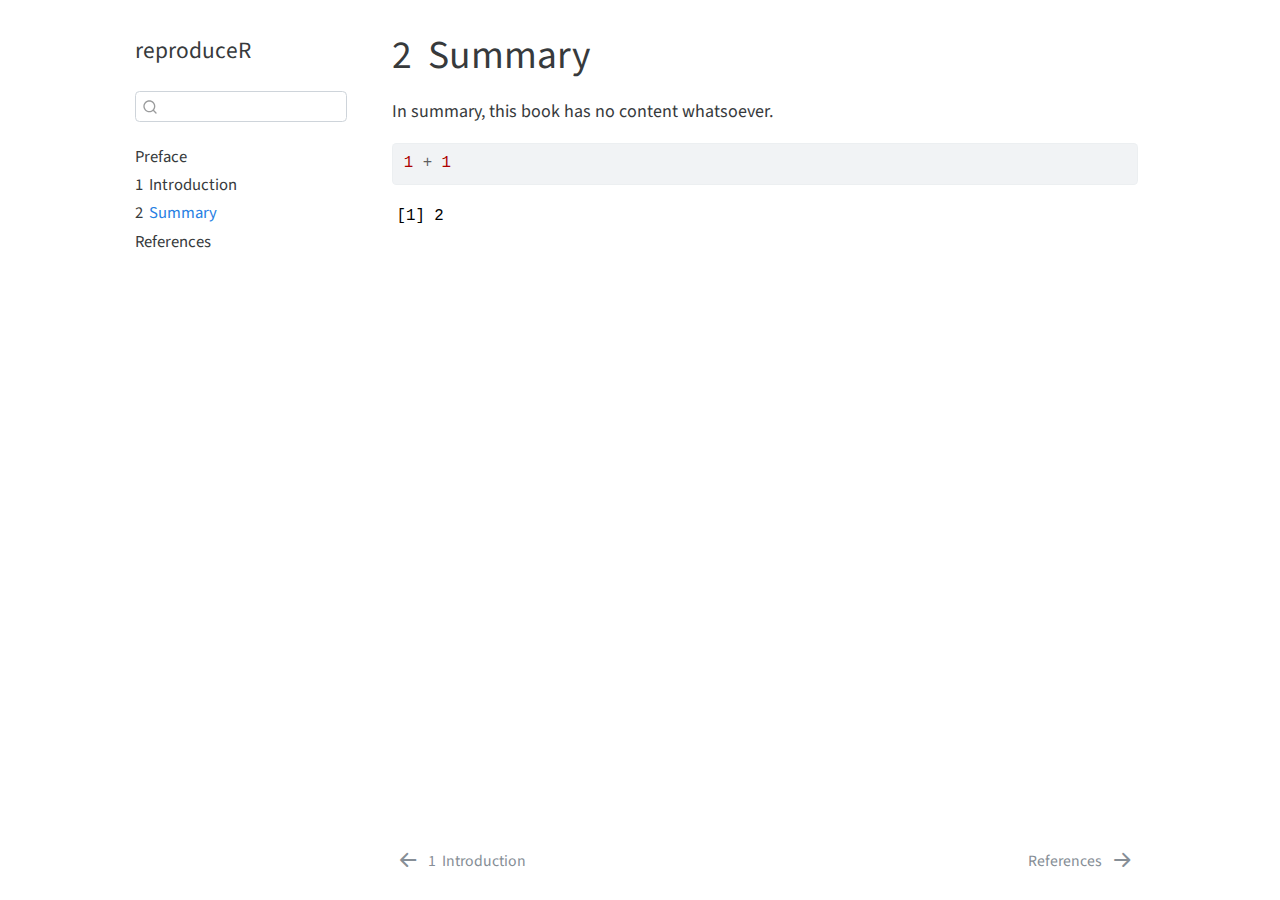
<file: _book/summary.html>
<!DOCTYPE html>
<html xmlns="http://www.w3.org/1999/xhtml" lang="en" xml:lang="en"><head>
  <meta charset="utf-8">
  <meta name="generator" content="quarto-0.9.4">
  <meta name="viewport" content="width=device-width, initial-scale=1.0, user-scalable=yes">
  <title>reproduceR - 2&nbsp; Summary</title>
  <style>
    code{white-space: pre-wrap;}
    span.smallcaps{font-variant: small-caps;}
    span.underline{text-decoration: underline;}
    div.column{display: inline-block; vertical-align: top; width: 50%;}
    div.hanging-indent{margin-left: 1.5em; text-indent: -1.5em;}
    ul.task-list{list-style: none;}
    pre > code.sourceCode { white-space: pre; position: relative; }
    pre > code.sourceCode > span { display: inline-block; line-height: 1.25; }
    pre > code.sourceCode > span:empty { height: 1.2em; }
    .sourceCode { overflow: visible; }
    code.sourceCode > span { color: inherit; text-decoration: inherit; }
    div.sourceCode { margin: 1em 0; }
    pre.sourceCode { margin: 0; }
    @media screen {
    div.sourceCode { overflow: auto; }
    }
    @media print {
    pre > code.sourceCode { white-space: pre-wrap; }
    pre > code.sourceCode > span { text-indent: -5em; padding-left: 5em; }
    }
    pre.numberSource code
      { counter-reset: source-line 0; }
    pre.numberSource code > span
      { position: relative; left: -4em; counter-increment: source-line; }
    pre.numberSource code > span > a:first-child::before
      { content: counter(source-line);
        position: relative; left: -1em; text-align: right; vertical-align: baseline;
        border: none; display: inline-block;
        -webkit-touch-callout: none; -webkit-user-select: none;
        -khtml-user-select: none; -moz-user-select: none;
        -ms-user-select: none; user-select: none;
        padding: 0 4px; width: 4em;
        color: #aaaaaa;
      }
    pre.numberSource { margin-left: 3em; border-left: 1px solid #aaaaaa;  padding-left: 4px; }
    div.sourceCode
      {   }
    @media screen {
    pre > code.sourceCode > span > a:first-child::before { text-decoration: underline; }
    }
    code span.al { color: #ff0000; font-weight: bold; } /* Alert */
    code span.an { color: #60a0b0; font-weight: bold; font-style: italic; } /* Annotation */
    code span.at { color: #7d9029; } /* Attribute */
    code span.bn { color: #40a070; } /* BaseN */
    code span.bu { } /* BuiltIn */
    code span.cf { color: #007020; font-weight: bold; } /* ControlFlow */
    code span.ch { color: #4070a0; } /* Char */
    code span.cn { color: #880000; } /* Constant */
    code span.co { color: #60a0b0; font-style: italic; } /* Comment */
    code span.cv { color: #60a0b0; font-weight: bold; font-style: italic; } /* CommentVar */
    code span.do { color: #ba2121; font-style: italic; } /* Documentation */
    code span.dt { color: #902000; } /* DataType */
    code span.dv { color: #40a070; } /* DecVal */
    code span.er { color: #ff0000; font-weight: bold; } /* Error */
    code span.ex { } /* Extension */
    code span.fl { color: #40a070; } /* Float */
    code span.fu { color: #06287e; } /* Function */
    code span.im { } /* Import */
    code span.in { color: #60a0b0; font-weight: bold; font-style: italic; } /* Information */
    code span.kw { color: #007020; font-weight: bold; } /* Keyword */
    code span.op { color: #666666; } /* Operator */
    code span.ot { color: #007020; } /* Other */
    code span.pp { color: #bc7a00; } /* Preprocessor */
    code span.sc { color: #4070a0; } /* SpecialChar */
    code span.ss { color: #bb6688; } /* SpecialString */
    code span.st { color: #4070a0; } /* String */
    code span.va { color: #19177c; } /* Variable */
    code span.vs { color: #4070a0; } /* VerbatimString */
    code span.wa { color: #60a0b0; font-weight: bold; font-style: italic; } /* Warning */
  </style>

  <script src="site_libs/quarto-nav/quarto-nav.js"></script>
  <script src="site_libs/quarto-nav/headroom.min.js"></script>
  <script src="site_libs/clipboard/clipboard.min.js"></script>
  <meta name="quarto:offset" content="./">
  <script src="site_libs/quarto-search/autocomplete.umd.js"></script>
  <script src="site_libs/quarto-search/fuse.min.js"></script>
  <script src="site_libs/quarto-search/quarto-search.js"></script>
  <link href="./references.html" rel="next">
  <link href="./intro.html" rel="prev">
  <script src="site_libs/quarto-html/quarto.js"></script>
  <script src="site_libs/quarto-html/popper.min.js"></script>
  <script src="site_libs/quarto-html/tippy.umd.min.js"></script>
  <script src="site_libs/quarto-html/anchor.min.js"></script>
  <link href="site_libs/quarto-html/tippy.css" rel="stylesheet">
  <link href="site_libs/quarto-html/quarto-syntax-highlighting.css" rel="stylesheet">
  <script src="site_libs/bootstrap/bootstrap.min.js"></script>
  <link href="site_libs/bootstrap/bootstrap-icons.css" rel="stylesheet">
  <link href="site_libs/bootstrap/bootstrap.min.css" rel="stylesheet">
  <script id="quarto-search-options" type="application/json">{
    "location": "sidebar",
    "copy-button": false,
    "collapse-after": 2,
    "panel-placement": "start",
    "type": "textbox",
    "limit": 20,
    "language": {
      "search-no-results-text": "No results",
      "search-matching-documents-text": "matching documents",
      "search-copy-link-title": "Copy link to search",
      "search-hide-matches-text": "Hide additional matches",
      "search-more-match-text": "more match in this document",
      "search-more-matches-text": "more matches in this document",
      "search-clear-button-title": "Clear",
      "search-detached-cancel-button-title": "Cancel",
      "search-submit-button-title": "Submit"
    }
  }</script>
  <!--[if lt IE 9]>
    <script src="//cdnjs.cloudflare.com/ajax/libs/html5shiv/3.7.3/html5shiv-printshiv.min.js"></script>
  <![endif]-->
</head>
<body class="floating fullcontent">
<div id="quarto-search-results"></div>
  <header id="quarto-header" class="headroom fixed-top">
  <nav class="quarto-secondary-nav" data-bs-toggle="collapse" data-bs-target="#quarto-sidebar" aria-controls="quarto-sidebar" aria-expanded="false" aria-label="Toggle sidebar navigation" onclick="if (window.quartoToggleHeadroom) { window.quartoToggleHeadroom(); }">
    <div class="container-fluid d-flex justify-content-between">
      <h1 class="quarto-secondary-nav-title"><span class="chapter-number">2</span>&nbsp; <span class="chapter-title">Summary</span></h1>
      <button type="button" class="quarto-btn-toggle btn">
        <i class="bi bi-chevron-right"></i>
      </button>
    </div>
  </nav>
</header>
<!-- content -->
<div id="quarto-content" class="quarto-container page-columns page-rows-contents page-layout-article">
<!-- sidebar -->
  <nav id="quarto-sidebar" class="sidebar collapse sidebar-navigation floating overflow-auto">
    <div class="pt-lg-2 mt-2 text-left sidebar-header">
    <div class="sidebar-title mb-0 py-0">
      <a href="./">reproduceR</a> 
    </div>
      </div>
      <div class="mt-2 flex-shrink-0 align-items-center">
        <div class="sidebar-search">
        <div id="quarto-search" class="" title="Search"></div>
        </div>
      </div>
    <div class="sidebar-menu-container"> 
    <ul class="list-unstyled mt-1">
        <li class="sidebar-item">
  <div class="sidebar-item-container"> 
  <a href="./index.html" class="sidebar-item-text sidebar-link">Preface</a>
  </div>
</li>
        <li class="sidebar-item">
  <div class="sidebar-item-container"> 
  <a href="./intro.html" class="sidebar-item-text sidebar-link"><span class="chapter-number">1</span>&nbsp; <span class="chapter-title">Introduction</span></a>
  </div>
</li>
        <li class="sidebar-item">
  <div class="sidebar-item-container"> 
  <a href="./summary.html" class="sidebar-item-text sidebar-link active"><span class="chapter-number">2</span>&nbsp; <span class="chapter-title">Summary</span></a>
  </div>
</li>
        <li class="sidebar-item">
  <div class="sidebar-item-container"> 
  <a href="./references.html" class="sidebar-item-text sidebar-link">References</a>
  </div>
</li>
    </ul>
    </div>
</nav>
<!-- margin-sidebar -->
    
<!-- main -->
<main class="content" id="quarto-document-content">
<header id="title-block-header">
<h1 class="title d-none d-lg-block display-7"><span class="chapter-number">2</span>&nbsp; <span class="chapter-title">Summary</span></h1>
</header>
<p>In summary, this book has no content whatsoever.</p>
<div class="cell">
<div class="sourceCode" id="cb1"><pre class="sourceCode r cell-code code-with-copy"><code class="sourceCode r"><span id="cb1-1"><a href="#cb1-1" aria-hidden="true" tabindex="-1"></a><span class="dv">1</span> <span class="sc">+</span> <span class="dv">1</span></span></code><button title="Copy to Clipboard" class="code-copy-button"><i class="bi"></i></button></pre></div>
<div class="cell-output-stdout">
<pre><code>[1] 2</code></pre>
</div>
</div>


</main> <!-- /main -->
<script type="application/javascript">
window.document.addEventListener("DOMContentLoaded", function (event) {
  const icon = "";
  const anchorJS = new window.AnchorJS();
  anchorJS.options = {
    placement: 'right',
    icon: icon
  };
  anchorJS.add('.anchored');
  const clipboard = new window.ClipboardJS('.code-copy-button', {
    target: function(trigger) {
      return trigger.previousElementSibling;
    }
  });
  clipboard.on('success', function(e) {
    // button target
    const button = e.trigger;
    // don't keep focus
    button.blur();
    // flash "checked"
    button.classList.add('code-copy-button-checked');
    setTimeout(function() {
      button.classList.remove('code-copy-button-checked');
    }, 1000);
    // clear code selection
    e.clearSelection();
  });
  function tippyHover(el, contentFn) {
    const config = {
      allowHTML: true,
      content: contentFn,
      maxWidth: 500,
      delay: 100,
      arrow: false,
      appendTo: function(el) {
          return el.parentElement;
      },
      interactive: true,
      interactiveBorder: 10,
      theme: 'quarto',
      placement: 'bottom-start'
    };
    window.tippy(el, config); 
  }
  const noterefs = window.document.querySelectorAll('a[role="doc-noteref"]');
  for (var i=0; i<noterefs.length; i++) {
    const ref = noterefs[i];
    tippyHover(ref, function() {
      let href = ref.getAttribute('href');
      try { href = new URL(href).hash; } catch {}
      const id = href.replace(/^#\/?/, "");
      const note = window.document.getElementById(id);
      return note.innerHTML;
    });
  }
  var bibliorefs = window.document.querySelectorAll('a[role="doc-biblioref"]');
  for (var i=0; i<bibliorefs.length; i++) {
    const ref = bibliorefs[i];
    const cites = ref.parentNode.getAttribute('data-cites').split(' ');
    tippyHover(ref, function() {
      var popup = window.document.createElement('div');
      cites.forEach(function(cite) {
        var citeDiv = window.document.createElement('div');
        citeDiv.classList.add('hanging-indent');
        citeDiv.classList.add('csl-entry');
        var biblioDiv = window.document.getElementById('ref-' + cite);
        if (biblioDiv) {
          citeDiv.innerHTML = biblioDiv.innerHTML;
        }
        popup.appendChild(citeDiv);
      });
      return popup.innerHTML;
    });
  }
});
</script>
<nav class="page-navigation">
  <div class="nav-page nav-page-previous">
      <a href="./intro.html" class="pagination-link">
        <i class="bi bi-arrow-left-short"></i> <span class="nav-page-text"><span class="chapter-number">1</span>&nbsp; <span class="chapter-title">Introduction</span></span>
      </a>          
  </div>
  <div class="nav-page nav-page-next">
      <a href="./references.html" class="pagination-link">
        <span class="nav-page-text">References</span> <i class="bi bi-arrow-right-short"></i>
      </a>
  </div>
</nav>
</div> <!-- /content -->


</body></html>
</file>
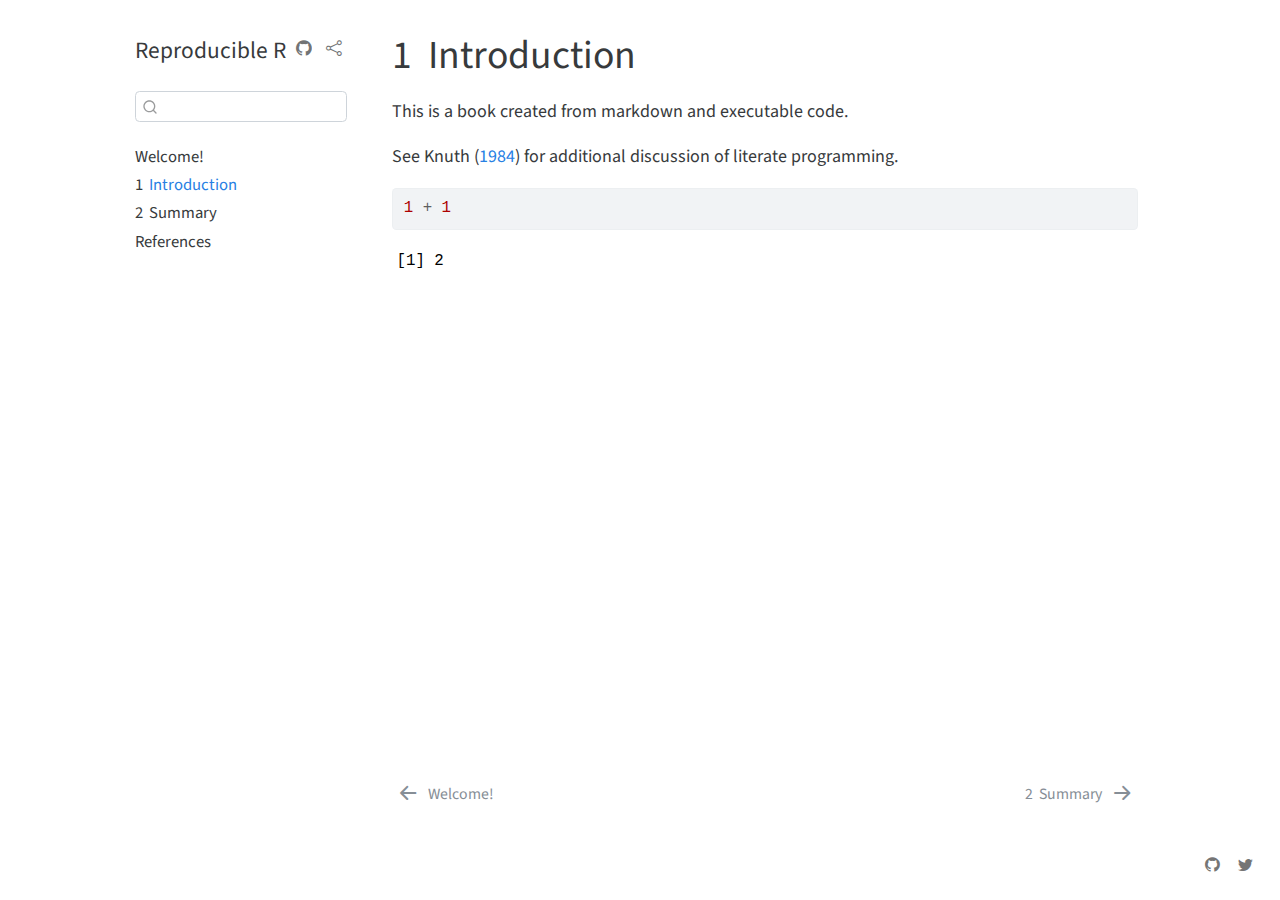
<file: docs/intro.html>
<!DOCTYPE html>
<html xmlns="http://www.w3.org/1999/xhtml" lang="en" xml:lang="en"><head>
  <meta charset="utf-8">
  <meta name="generator" content="quarto-0.9.4">
  <meta name="viewport" content="width=device-width, initial-scale=1.0, user-scalable=yes">
  <title>Reproducible R - 1&nbsp; Introduction</title>
  <style>
    code{white-space: pre-wrap;}
    span.smallcaps{font-variant: small-caps;}
    span.underline{text-decoration: underline;}
    div.column{display: inline-block; vertical-align: top; width: 50%;}
    div.hanging-indent{margin-left: 1.5em; text-indent: -1.5em;}
    ul.task-list{list-style: none;}
    pre > code.sourceCode { white-space: pre; position: relative; }
    pre > code.sourceCode > span { display: inline-block; line-height: 1.25; }
    pre > code.sourceCode > span:empty { height: 1.2em; }
    .sourceCode { overflow: visible; }
    code.sourceCode > span { color: inherit; text-decoration: inherit; }
    div.sourceCode { margin: 1em 0; }
    pre.sourceCode { margin: 0; }
    @media screen {
    div.sourceCode { overflow: auto; }
    }
    @media print {
    pre > code.sourceCode { white-space: pre-wrap; }
    pre > code.sourceCode > span { text-indent: -5em; padding-left: 5em; }
    }
    pre.numberSource code
      { counter-reset: source-line 0; }
    pre.numberSource code > span
      { position: relative; left: -4em; counter-increment: source-line; }
    pre.numberSource code > span > a:first-child::before
      { content: counter(source-line);
        position: relative; left: -1em; text-align: right; vertical-align: baseline;
        border: none; display: inline-block;
        -webkit-touch-callout: none; -webkit-user-select: none;
        -khtml-user-select: none; -moz-user-select: none;
        -ms-user-select: none; user-select: none;
        padding: 0 4px; width: 4em;
        color: #aaaaaa;
      }
    pre.numberSource { margin-left: 3em; border-left: 1px solid #aaaaaa;  padding-left: 4px; }
    div.sourceCode
      {   }
    @media screen {
    pre > code.sourceCode > span > a:first-child::before { text-decoration: underline; }
    }
    code span.al { color: #ff0000; font-weight: bold; } /* Alert */
    code span.an { color: #60a0b0; font-weight: bold; font-style: italic; } /* Annotation */
    code span.at { color: #7d9029; } /* Attribute */
    code span.bn { color: #40a070; } /* BaseN */
    code span.bu { } /* BuiltIn */
    code span.cf { color: #007020; font-weight: bold; } /* ControlFlow */
    code span.ch { color: #4070a0; } /* Char */
    code span.cn { color: #880000; } /* Constant */
    code span.co { color: #60a0b0; font-style: italic; } /* Comment */
    code span.cv { color: #60a0b0; font-weight: bold; font-style: italic; } /* CommentVar */
    code span.do { color: #ba2121; font-style: italic; } /* Documentation */
    code span.dt { color: #902000; } /* DataType */
    code span.dv { color: #40a070; } /* DecVal */
    code span.er { color: #ff0000; font-weight: bold; } /* Error */
    code span.ex { } /* Extension */
    code span.fl { color: #40a070; } /* Float */
    code span.fu { color: #06287e; } /* Function */
    code span.im { } /* Import */
    code span.in { color: #60a0b0; font-weight: bold; font-style: italic; } /* Information */
    code span.kw { color: #007020; font-weight: bold; } /* Keyword */
    code span.op { color: #666666; } /* Operator */
    code span.ot { color: #007020; } /* Other */
    code span.pp { color: #bc7a00; } /* Preprocessor */
    code span.sc { color: #4070a0; } /* SpecialChar */
    code span.ss { color: #bb6688; } /* SpecialString */
    code span.st { color: #4070a0; } /* String */
    code span.va { color: #19177c; } /* Variable */
    code span.vs { color: #4070a0; } /* VerbatimString */
    code span.wa { color: #60a0b0; font-weight: bold; font-style: italic; } /* Warning */
    div.csl-bib-body { }
    div.csl-entry {
      clear: both;
    }
    .hanging div.csl-entry {
      margin-left:2em;
      text-indent:-2em;
    }
    div.csl-left-margin {
      min-width:2em;
      float:left;
    }
    div.csl-right-inline {
      margin-left:2em;
      padding-left:1em;
    }
    div.csl-indent {
      margin-left: 2em;
    }
  </style>

  <script src="site_libs/quarto-nav/quarto-nav.js"></script>
  <script src="site_libs/quarto-nav/headroom.min.js"></script>
  <script src="site_libs/clipboard/clipboard.min.js"></script>
  <meta name="quarto:offset" content="./">
  <script src="site_libs/quarto-search/autocomplete.umd.js"></script>
  <script src="site_libs/quarto-search/fuse.min.js"></script>
  <script src="site_libs/quarto-search/quarto-search.js"></script>
  <link href="./summary.html" rel="next">
  <link href="./index.html" rel="prev">
  <script src="site_libs/quarto-html/quarto.js"></script>
  <script src="site_libs/quarto-html/popper.min.js"></script>
  <script src="site_libs/quarto-html/tippy.umd.min.js"></script>
  <script src="site_libs/quarto-html/anchor.min.js"></script>
  <link href="site_libs/quarto-html/tippy.css" rel="stylesheet">
  <link href="site_libs/quarto-html/quarto-syntax-highlighting.css" rel="stylesheet">
  <script src="site_libs/bootstrap/bootstrap.min.js"></script>
  <link href="site_libs/bootstrap/bootstrap-icons.css" rel="stylesheet">
  <link href="site_libs/bootstrap/bootstrap.min.css" rel="stylesheet">
  <script id="quarto-search-options" type="application/json">{
    "location": "sidebar",
    "copy-button": false,
    "collapse-after": 2,
    "panel-placement": "start",
    "type": "textbox",
    "limit": 20,
    "language": {
      "search-no-results-text": "No results",
      "search-matching-documents-text": "matching documents",
      "search-copy-link-title": "Copy link to search",
      "search-hide-matches-text": "Hide additional matches",
      "search-more-match-text": "more match in this document",
      "search-more-matches-text": "more matches in this document",
      "search-clear-button-title": "Clear",
      "search-detached-cancel-button-title": "Cancel",
      "search-submit-button-title": "Submit"
    }
  }</script>
  <script async="" src="https://hypothes.is/embed.js"></script>
  <!--[if lt IE 9]>
    <script src="//cdnjs.cloudflare.com/ajax/libs/html5shiv/3.7.3/html5shiv-printshiv.min.js"></script>
  <![endif]-->
</head>
<body class="floating fullcontent">
<div id="quarto-search-results"></div>
  <header id="quarto-header" class="headroom fixed-top">
  <nav class="quarto-secondary-nav" data-bs-toggle="collapse" data-bs-target="#quarto-sidebar" aria-controls="quarto-sidebar" aria-expanded="false" aria-label="Toggle sidebar navigation" onclick="if (window.quartoToggleHeadroom) { window.quartoToggleHeadroom(); }">
    <div class="container-fluid d-flex justify-content-between">
      <h1 class="quarto-secondary-nav-title"><span class="chapter-number">1</span>&nbsp; <span class="chapter-title">Introduction</span></h1>
      <button type="button" class="quarto-btn-toggle btn">
        <i class="bi bi-chevron-right"></i>
      </button>
    </div>
  </nav>
</header>
<!-- content -->
<div id="quarto-content" class="quarto-container page-columns page-rows-contents page-layout-article">
<!-- sidebar -->
  <nav id="quarto-sidebar" class="sidebar collapse sidebar-navigation floating overflow-auto">
    <div class="pt-lg-2 mt-2 text-left sidebar-header">
    <div class="sidebar-title mb-0 py-0">
      <a href="./">Reproducible R</a> 
        <div class="sidebar-tools-main">
    <a href="https://github.com/ryjohnson09/reproduceR" title="Source Code" class="sidebar-tool px-1"><i class="bi bi-github"></i></a>
    <a href="" title="Share" id="sidebar-tool-dropdown-0" class="sidebar-tool dropdown-toggle px-1" data-bs-toggle="dropdown" aria-expanded="false"><i class="bi bi-share"></i></a>
    <ul class="dropdown-menu" aria-labelledby="sidebar-tool-dropdown-0">
        <li>
          <a class="dropdown-item sidebar-tools-main-item" href="https://twitter.com/intent/tweet?url=|url|">
            <i class="bi bi-bi-twitter pe-1"></i>
          Twitter
          </a>
        </li>
        <li>
          <a class="dropdown-item sidebar-tools-main-item" href="https://www.facebook.com/sharer/sharer.php?u=|url|">
            <i class="bi bi-bi-facebook pe-1"></i>
          Facebook
          </a>
        </li>
    </ul>
</div>
    </div>
      </div>
      <div class="mt-2 flex-shrink-0 align-items-center">
        <div class="sidebar-search">
        <div id="quarto-search" class="" title="Search"></div>
        </div>
      </div>
    <div class="sidebar-menu-container"> 
    <ul class="list-unstyled mt-1">
        <li class="sidebar-item">
  <div class="sidebar-item-container"> 
  <a href="./index.html" class="sidebar-item-text sidebar-link">Welcome!</a>
  </div>
</li>
        <li class="sidebar-item">
  <div class="sidebar-item-container"> 
  <a href="./intro.html" class="sidebar-item-text sidebar-link active"><span class="chapter-number">1</span>&nbsp; <span class="chapter-title">Introduction</span></a>
  </div>
</li>
        <li class="sidebar-item">
  <div class="sidebar-item-container"> 
  <a href="./summary.html" class="sidebar-item-text sidebar-link"><span class="chapter-number">2</span>&nbsp; <span class="chapter-title">Summary</span></a>
  </div>
</li>
        <li class="sidebar-item">
  <div class="sidebar-item-container"> 
  <a href="./references.html" class="sidebar-item-text sidebar-link">References</a>
  </div>
</li>
    </ul>
    </div>
</nav>
<!-- margin-sidebar -->
    
<!-- main -->
<main class="content" id="quarto-document-content">
<header id="title-block-header">
<h1 class="title d-none d-lg-block display-7"><span class="chapter-number">1</span>&nbsp; <span class="chapter-title">Introduction</span></h1>
</header>
<p>This is a book created from markdown and executable code.</p>
<p>See <span class="citation" data-cites="knuth84">Knuth (<a href="references.html#ref-knuth84" role="doc-biblioref">1984</a>)</span> for additional discussion of literate programming.</p>
<div class="cell">
<div class="sourceCode" id="cb1"><pre class="sourceCode r cell-code code-with-copy"><code class="sourceCode r"><span id="cb1-1"><a href="#cb1-1" aria-hidden="true" tabindex="-1"></a><span class="dv">1</span> <span class="sc">+</span> <span class="dv">1</span></span></code><button title="Copy to Clipboard" class="code-copy-button"><i class="bi"></i></button></pre></div>
<div class="cell-output-stdout">
<pre><code>[1] 2</code></pre>
</div>
</div>


<div id="refs" class="references csl-bib-body hanging-indent" role="doc-bibliography" style="display: none">
<div id="ref-knuth84" class="csl-entry" role="doc-biblioentry">
Knuth, Donald E. 1984. <span>“Literate Programming.”</span> <em>Comput. J.</em> 27 (2): 97–111. <a href="https://doi.org/10.1093/comjnl/27.2.97">https://doi.org/10.1093/comjnl/27.2.97</a>.
</div>
</div>
</main> <!-- /main -->
<script type="application/javascript">
window.document.addEventListener("DOMContentLoaded", function (event) {
  const icon = "";
  const anchorJS = new window.AnchorJS();
  anchorJS.options = {
    placement: 'right',
    icon: icon
  };
  anchorJS.add('.anchored');
  const clipboard = new window.ClipboardJS('.code-copy-button', {
    target: function(trigger) {
      return trigger.previousElementSibling;
    }
  });
  clipboard.on('success', function(e) {
    // button target
    const button = e.trigger;
    // don't keep focus
    button.blur();
    // flash "checked"
    button.classList.add('code-copy-button-checked');
    setTimeout(function() {
      button.classList.remove('code-copy-button-checked');
    }, 1000);
    // clear code selection
    e.clearSelection();
  });
  function tippyHover(el, contentFn) {
    const config = {
      allowHTML: true,
      content: contentFn,
      maxWidth: 500,
      delay: 100,
      arrow: false,
      appendTo: function(el) {
          return el.parentElement;
      },
      interactive: true,
      interactiveBorder: 10,
      theme: 'quarto',
      placement: 'bottom-start'
    };
    window.tippy(el, config); 
  }
  const noterefs = window.document.querySelectorAll('a[role="doc-noteref"]');
  for (var i=0; i<noterefs.length; i++) {
    const ref = noterefs[i];
    tippyHover(ref, function() {
      let href = ref.getAttribute('href');
      try { href = new URL(href).hash; } catch {}
      const id = href.replace(/^#\/?/, "");
      const note = window.document.getElementById(id);
      return note.innerHTML;
    });
  }
  var bibliorefs = window.document.querySelectorAll('a[role="doc-biblioref"]');
  for (var i=0; i<bibliorefs.length; i++) {
    const ref = bibliorefs[i];
    const cites = ref.parentNode.getAttribute('data-cites').split(' ');
    tippyHover(ref, function() {
      var popup = window.document.createElement('div');
      cites.forEach(function(cite) {
        var citeDiv = window.document.createElement('div');
        citeDiv.classList.add('hanging-indent');
        citeDiv.classList.add('csl-entry');
        var biblioDiv = window.document.getElementById('ref-' + cite);
        if (biblioDiv) {
          citeDiv.innerHTML = biblioDiv.innerHTML;
        }
        popup.appendChild(citeDiv);
      });
      return popup.innerHTML;
    });
  }
});
</script>
<nav class="page-navigation">
  <div class="nav-page nav-page-previous">
      <a href="./index.html" class="pagination-link">
        <i class="bi bi-arrow-left-short"></i> <span class="nav-page-text">Welcome!</span>
      </a>          
  </div>
  <div class="nav-page nav-page-next">
      <a href="./summary.html" class="pagination-link">
        <span class="nav-page-text"><span class="chapter-number">2</span>&nbsp; <span class="chapter-title">Summary</span></span> <i class="bi bi-arrow-right-short"></i>
      </a>
  </div>
</nav>
</div> <!-- /content -->
<footer class="footer">
  <div class="nav-footer">
    <div class="nav-footer-right">
      <ul class="footer-items list-unstyled">
    <li class="nav-item compact">
    <a class="nav-link active" href="https://github.com/ryjohnson09/reproduceR" aria-current="page">
      <i class="bi-github" role="img">
</i> 
    </a>
  </li>  
    <li class="nav-item compact">
    <a class="nav-link" href="https://twitter.com/ryjohnson09">
      <i class="bi-twitter" role="img">
</i> 
    </a>
  </li>  
</ul>
    </div>
  </div>
</footer>


</body></html>
</file>
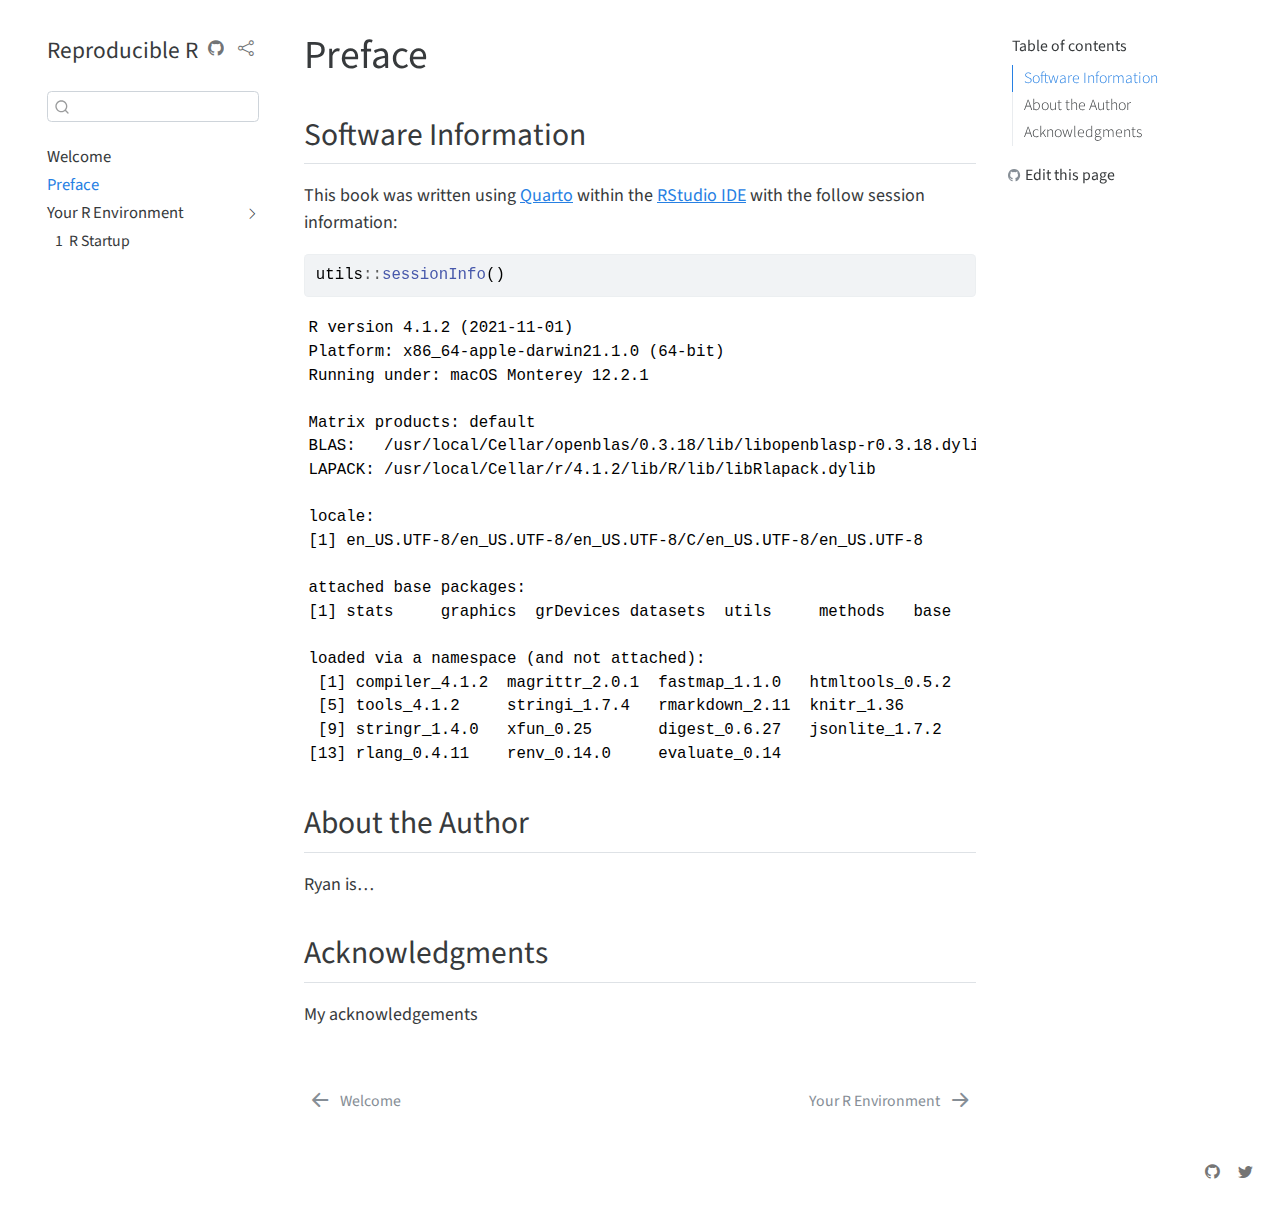
<file: docs/preface.html>
<!DOCTYPE html>
<html xmlns="http://www.w3.org/1999/xhtml" lang="en" xml:lang="en"><head>
  <meta charset="utf-8">
  <meta name="generator" content="quarto-0.9.4">
  <meta name="viewport" content="width=device-width, initial-scale=1.0, user-scalable=yes">
  <title>Reproducible R - Preface</title>
  <style>
    code{white-space: pre-wrap;}
    span.smallcaps{font-variant: small-caps;}
    span.underline{text-decoration: underline;}
    div.column{display: inline-block; vertical-align: top; width: 50%;}
    div.hanging-indent{margin-left: 1.5em; text-indent: -1.5em;}
    ul.task-list{list-style: none;}
    pre > code.sourceCode { white-space: pre; position: relative; }
    pre > code.sourceCode > span { display: inline-block; line-height: 1.25; }
    pre > code.sourceCode > span:empty { height: 1.2em; }
    .sourceCode { overflow: visible; }
    code.sourceCode > span { color: inherit; text-decoration: inherit; }
    div.sourceCode { margin: 1em 0; }
    pre.sourceCode { margin: 0; }
    @media screen {
    div.sourceCode { overflow: auto; }
    }
    @media print {
    pre > code.sourceCode { white-space: pre-wrap; }
    pre > code.sourceCode > span { text-indent: -5em; padding-left: 5em; }
    }
    pre.numberSource code
      { counter-reset: source-line 0; }
    pre.numberSource code > span
      { position: relative; left: -4em; counter-increment: source-line; }
    pre.numberSource code > span > a:first-child::before
      { content: counter(source-line);
        position: relative; left: -1em; text-align: right; vertical-align: baseline;
        border: none; display: inline-block;
        -webkit-touch-callout: none; -webkit-user-select: none;
        -khtml-user-select: none; -moz-user-select: none;
        -ms-user-select: none; user-select: none;
        padding: 0 4px; width: 4em;
        color: #aaaaaa;
      }
    pre.numberSource { margin-left: 3em; border-left: 1px solid #aaaaaa;  padding-left: 4px; }
    div.sourceCode
      {   }
    @media screen {
    pre > code.sourceCode > span > a:first-child::before { text-decoration: underline; }
    }
    code span.al { color: #ff0000; font-weight: bold; } /* Alert */
    code span.an { color: #60a0b0; font-weight: bold; font-style: italic; } /* Annotation */
    code span.at { color: #7d9029; } /* Attribute */
    code span.bn { color: #40a070; } /* BaseN */
    code span.bu { } /* BuiltIn */
    code span.cf { color: #007020; font-weight: bold; } /* ControlFlow */
    code span.ch { color: #4070a0; } /* Char */
    code span.cn { color: #880000; } /* Constant */
    code span.co { color: #60a0b0; font-style: italic; } /* Comment */
    code span.cv { color: #60a0b0; font-weight: bold; font-style: italic; } /* CommentVar */
    code span.do { color: #ba2121; font-style: italic; } /* Documentation */
    code span.dt { color: #902000; } /* DataType */
    code span.dv { color: #40a070; } /* DecVal */
    code span.er { color: #ff0000; font-weight: bold; } /* Error */
    code span.ex { } /* Extension */
    code span.fl { color: #40a070; } /* Float */
    code span.fu { color: #06287e; } /* Function */
    code span.im { } /* Import */
    code span.in { color: #60a0b0; font-weight: bold; font-style: italic; } /* Information */
    code span.kw { color: #007020; font-weight: bold; } /* Keyword */
    code span.op { color: #666666; } /* Operator */
    code span.ot { color: #007020; } /* Other */
    code span.pp { color: #bc7a00; } /* Preprocessor */
    code span.sc { color: #4070a0; } /* SpecialChar */
    code span.ss { color: #bb6688; } /* SpecialString */
    code span.st { color: #4070a0; } /* String */
    code span.va { color: #19177c; } /* Variable */
    code span.vs { color: #4070a0; } /* VerbatimString */
    code span.wa { color: #60a0b0; font-weight: bold; font-style: italic; } /* Warning */
  </style>

  <script src="site_libs/quarto-nav/quarto-nav.js"></script>
  <script src="site_libs/quarto-nav/headroom.min.js"></script>
  <script src="site_libs/clipboard/clipboard.min.js"></script>
  <meta name="quarto:offset" content="./">
  <script src="site_libs/quarto-search/autocomplete.umd.js"></script>
  <script src="site_libs/quarto-search/fuse.min.js"></script>
  <script src="site_libs/quarto-search/quarto-search.js"></script>
  <link href="./chapters/sec1/your-r-env.html" rel="next">
  <link href="./index.html" rel="prev">
  <script src="site_libs/quarto-html/quarto.js"></script>
  <script src="site_libs/quarto-html/popper.min.js"></script>
  <script src="site_libs/quarto-html/tippy.umd.min.js"></script>
  <script src="site_libs/quarto-html/anchor.min.js"></script>
  <link href="site_libs/quarto-html/tippy.css" rel="stylesheet">
  <link href="site_libs/quarto-html/quarto-syntax-highlighting.css" rel="stylesheet">
  <script src="site_libs/bootstrap/bootstrap.min.js"></script>
  <link href="site_libs/bootstrap/bootstrap-icons.css" rel="stylesheet">
  <link href="site_libs/bootstrap/bootstrap.min.css" rel="stylesheet">
  <script id="quarto-search-options" type="application/json">{
    "location": "sidebar",
    "copy-button": false,
    "collapse-after": 2,
    "panel-placement": "start",
    "type": "textbox",
    "limit": 20,
    "language": {
      "search-no-results-text": "No results",
      "search-matching-documents-text": "matching documents",
      "search-copy-link-title": "Copy link to search",
      "search-hide-matches-text": "Hide additional matches",
      "search-more-match-text": "more match in this document",
      "search-more-matches-text": "more matches in this document",
      "search-clear-button-title": "Clear",
      "search-detached-cancel-button-title": "Cancel",
      "search-submit-button-title": "Submit"
    }
  }</script>
  <script async="" src="https://hypothes.is/embed.js"></script>
  <!--[if lt IE 9]>
    <script src="//cdnjs.cloudflare.com/ajax/libs/html5shiv/3.7.3/html5shiv-printshiv.min.js"></script>
  <![endif]-->
</head>
<body class="floating">
<div id="quarto-search-results"></div>
  <header id="quarto-header" class="headroom fixed-top">
  <nav class="quarto-secondary-nav" data-bs-toggle="collapse" data-bs-target="#quarto-sidebar" aria-controls="quarto-sidebar" aria-expanded="false" aria-label="Toggle sidebar navigation" onclick="if (window.quartoToggleHeadroom) { window.quartoToggleHeadroom(); }">
    <div class="container-fluid d-flex justify-content-between">
      <h1 class="quarto-secondary-nav-title">Preface</h1>
      <button type="button" class="quarto-btn-toggle btn">
        <i class="bi bi-chevron-right"></i>
      </button>
    </div>
  </nav>
</header>
<!-- content -->
<div id="quarto-content" class="quarto-container page-columns page-rows-contents page-layout-article">
<!-- sidebar -->
  <nav id="quarto-sidebar" class="sidebar collapse sidebar-navigation floating overflow-auto">
    <div class="pt-lg-2 mt-2 text-left sidebar-header">
    <div class="sidebar-title mb-0 py-0">
      <a href="./">Reproducible R</a> 
        <div class="sidebar-tools-main">
    <a href="https://github.com/ryjohnson09/reproduceR" title="Source Code" class="sidebar-tool px-1"><i class="bi bi-github"></i></a>
    <a href="" title="Share" id="sidebar-tool-dropdown-0" class="sidebar-tool dropdown-toggle px-1" data-bs-toggle="dropdown" aria-expanded="false"><i class="bi bi-share"></i></a>
    <ul class="dropdown-menu" aria-labelledby="sidebar-tool-dropdown-0">
        <li>
          <a class="dropdown-item sidebar-tools-main-item" href="https://twitter.com/intent/tweet?url=|url|">
            <i class="bi bi-bi-twitter pe-1"></i>
          Twitter
          </a>
        </li>
        <li>
          <a class="dropdown-item sidebar-tools-main-item" href="https://www.facebook.com/sharer/sharer.php?u=|url|">
            <i class="bi bi-bi-facebook pe-1"></i>
          Facebook
          </a>
        </li>
    </ul>
</div>
    </div>
      </div>
      <div class="mt-2 flex-shrink-0 align-items-center">
        <div class="sidebar-search">
        <div id="quarto-search" class="" title="Search"></div>
        </div>
      </div>
    <div class="sidebar-menu-container"> 
    <ul class="list-unstyled mt-1">
        <li class="sidebar-item">
  <div class="sidebar-item-container"> 
  <a href="./index.html" class="sidebar-item-text sidebar-link">Welcome</a>
  </div>
</li>
        <li class="sidebar-item">
  <div class="sidebar-item-container"> 
  <a href="./preface.html" class="sidebar-item-text sidebar-link active">Preface</a>
  </div>
</li>
        <li class="sidebar-item sidebar-item-section">
    <div class="sidebar-item-container"> 
        <a href="./chapters/sec1/your-r-env.html" class="sidebar-item-text sidebar-link">Your R Environment</a>
      <a class="sidebar-item-toggle text-start" data-bs-toggle="collapse" data-bs-target="#quarto-sidebar-section-chapterssec1your-r-envqmd" aria-expanded="true">
        <i class="bi bi-chevron-right ms-2"></i>
      </a>
    </div>
    <ul id="quarto-sidebar-section-chapterssec1your-r-envqmd" class="collapse list-unstyled sidebar-section depth1 show">  
        <li class="sidebar-item">
  <div class="sidebar-item-container"> 
  <a href="./chapters/sec1/r-startup.html" class="sidebar-item-text sidebar-link"><span class="chapter-number">1</span>&nbsp; <span class="chapter-title">R Startup</span></a>
  </div>
</li>
    </ul>
  </li>
    </ul>
    </div>
</nav>
<!-- margin-sidebar -->
    <div id="quarto-margin-sidebar" class="sidebar margin-sidebar">
        <nav id="TOC" role="doc-toc">
<h2 id="toc-title">Table of contents</h2>
<ul>
<li><a href="#software-information" class="nav-link active" data-scroll-target="#software-information">Software Information</a></li>
<li><a href="#about-the-author" class="nav-link" data-scroll-target="#about-the-author">About the Author</a></li>
<li><a href="#acknowledgments" class="nav-link" data-scroll-target="#acknowledgments">Acknowledgments</a></li>
</ul>
<div class="toc-actions"><div><i class="bi bi-github"></i></div><div class="action-links"><p><a href="https://github.com/ryjohnson09/reproduceR/edit/main/preface.qmd" class="toc-action">Edit this page</a></p></div></div></nav>
    </div>
<!-- main -->
<main class="content" id="quarto-document-content">
<header id="title-block-header">
<h1 class="title d-none d-lg-block display-7">Preface</h1>
</header>

<section id="software-information" class="level2">
<h2 class="anchored" data-anchor-id="software-information">Software Information</h2>
<p>This book was written using <a href="https://quarto.org/">Quarto</a> within the <a href="http://www.rstudio.com/ide/">RStudio IDE</a> with the follow session information:</p>
<div class="cell">
<div class="sourceCode" id="cb1"><pre class="sourceCode r cell-code code-with-copy"><code class="sourceCode r"><span id="cb1-1"><a href="#cb1-1" aria-hidden="true" tabindex="-1"></a>utils<span class="sc">::</span><span class="fu">sessionInfo</span>()</span></code><button title="Copy to Clipboard" class="code-copy-button"><i class="bi"></i></button></pre></div>
<div class="cell-output-stdout">
<pre><code>R version 4.1.2 (2021-11-01)
Platform: x86_64-apple-darwin21.1.0 (64-bit)
Running under: macOS Monterey 12.2.1

Matrix products: default
BLAS:   /usr/local/Cellar/openblas/0.3.18/lib/libopenblasp-r0.3.18.dylib
LAPACK: /usr/local/Cellar/r/4.1.2/lib/R/lib/libRlapack.dylib

locale:
[1] en_US.UTF-8/en_US.UTF-8/en_US.UTF-8/C/en_US.UTF-8/en_US.UTF-8

attached base packages:
[1] stats     graphics  grDevices datasets  utils     methods   base     

loaded via a namespace (and not attached):
 [1] compiler_4.1.2  magrittr_2.0.1  fastmap_1.1.0   htmltools_0.5.2
 [5] tools_4.1.2     stringi_1.7.4   rmarkdown_2.11  knitr_1.36     
 [9] stringr_1.4.0   xfun_0.25       digest_0.6.27   jsonlite_1.7.2 
[13] rlang_0.4.11    renv_0.14.0     evaluate_0.14  </code></pre>
</div>
</div>
</section>
<section id="about-the-author" class="level2">
<h2 class="anchored" data-anchor-id="about-the-author">About the Author</h2>
<p>Ryan is…</p>
</section>
<section id="acknowledgments" class="level2">
<h2 class="anchored" data-anchor-id="acknowledgments">Acknowledgments</h2>
<p>My acknowledgements</p>


</section>
</main> <!-- /main -->
<script type="application/javascript">
window.document.addEventListener("DOMContentLoaded", function (event) {
  const icon = "";
  const anchorJS = new window.AnchorJS();
  anchorJS.options = {
    placement: 'right',
    icon: icon
  };
  anchorJS.add('.anchored');
  const clipboard = new window.ClipboardJS('.code-copy-button', {
    target: function(trigger) {
      return trigger.previousElementSibling;
    }
  });
  clipboard.on('success', function(e) {
    // button target
    const button = e.trigger;
    // don't keep focus
    button.blur();
    // flash "checked"
    button.classList.add('code-copy-button-checked');
    setTimeout(function() {
      button.classList.remove('code-copy-button-checked');
    }, 1000);
    // clear code selection
    e.clearSelection();
  });
  function tippyHover(el, contentFn) {
    const config = {
      allowHTML: true,
      content: contentFn,
      maxWidth: 500,
      delay: 100,
      arrow: false,
      appendTo: function(el) {
          return el.parentElement;
      },
      interactive: true,
      interactiveBorder: 10,
      theme: 'quarto',
      placement: 'bottom-start'
    };
    window.tippy(el, config); 
  }
  const noterefs = window.document.querySelectorAll('a[role="doc-noteref"]');
  for (var i=0; i<noterefs.length; i++) {
    const ref = noterefs[i];
    tippyHover(ref, function() {
      let href = ref.getAttribute('href');
      try { href = new URL(href).hash; } catch {}
      const id = href.replace(/^#\/?/, "");
      const note = window.document.getElementById(id);
      return note.innerHTML;
    });
  }
  var bibliorefs = window.document.querySelectorAll('a[role="doc-biblioref"]');
  for (var i=0; i<bibliorefs.length; i++) {
    const ref = bibliorefs[i];
    const cites = ref.parentNode.getAttribute('data-cites').split(' ');
    tippyHover(ref, function() {
      var popup = window.document.createElement('div');
      cites.forEach(function(cite) {
        var citeDiv = window.document.createElement('div');
        citeDiv.classList.add('hanging-indent');
        citeDiv.classList.add('csl-entry');
        var biblioDiv = window.document.getElementById('ref-' + cite);
        if (biblioDiv) {
          citeDiv.innerHTML = biblioDiv.innerHTML;
        }
        popup.appendChild(citeDiv);
      });
      return popup.innerHTML;
    });
  }
});
</script>
<nav class="page-navigation">
  <div class="nav-page nav-page-previous">
      <a href="./index.html" class="pagination-link">
        <i class="bi bi-arrow-left-short"></i> <span class="nav-page-text">Welcome</span>
      </a>          
  </div>
  <div class="nav-page nav-page-next">
      <a href="./chapters/sec1/your-r-env.html" class="pagination-link">
        <span class="nav-page-text">Your R Environment</span> <i class="bi bi-arrow-right-short"></i>
      </a>
  </div>
</nav>
</div> <!-- /content -->
<footer class="footer">
  <div class="nav-footer">
    <div class="nav-footer-right">
      <ul class="footer-items list-unstyled">
    <li class="nav-item compact">
    <a class="nav-link active" href="https://github.com/ryjohnson09/reproduceR" aria-current="page">
      <i class="bi-github" role="img">
</i> 
    </a>
  </li>  
    <li class="nav-item compact">
    <a class="nav-link" href="https://twitter.com/ryjohnson09">
      <i class="bi-twitter" role="img">
</i> 
    </a>
  </li>  
</ul>
    </div>
  </div>
</footer>


</body></html>
</file>
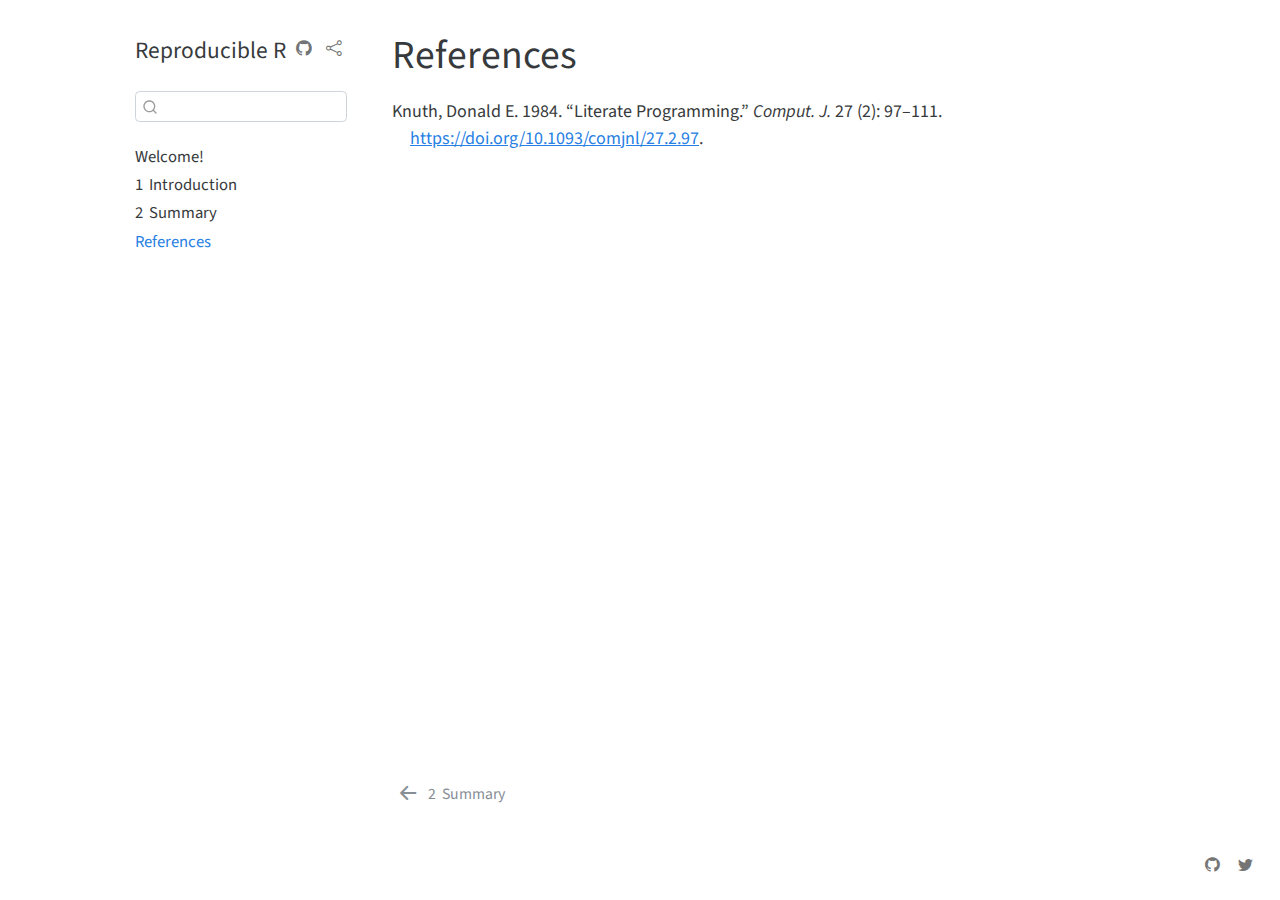
<file: docs/references.html>
<!DOCTYPE html>
<html xmlns="http://www.w3.org/1999/xhtml" lang="en" xml:lang="en"><head>
  <meta charset="utf-8">
  <meta name="generator" content="quarto-0.9.4">
  <meta name="viewport" content="width=device-width, initial-scale=1.0, user-scalable=yes">
  <title>Reproducible R - References</title>
  <style>
    code{white-space: pre-wrap;}
    span.smallcaps{font-variant: small-caps;}
    span.underline{text-decoration: underline;}
    div.column{display: inline-block; vertical-align: top; width: 50%;}
    div.hanging-indent{margin-left: 1.5em; text-indent: -1.5em;}
    ul.task-list{list-style: none;}
    div.csl-bib-body { }
    div.csl-entry {
      clear: both;
    }
    .hanging div.csl-entry {
      margin-left:2em;
      text-indent:-2em;
    }
    div.csl-left-margin {
      min-width:2em;
      float:left;
    }
    div.csl-right-inline {
      margin-left:2em;
      padding-left:1em;
    }
    div.csl-indent {
      margin-left: 2em;
    }
  </style>

  <script src="site_libs/quarto-nav/quarto-nav.js"></script>
  <script src="site_libs/quarto-nav/headroom.min.js"></script>
  <script src="site_libs/clipboard/clipboard.min.js"></script>
  <meta name="quarto:offset" content="./">
  <script src="site_libs/quarto-search/autocomplete.umd.js"></script>
  <script src="site_libs/quarto-search/fuse.min.js"></script>
  <script src="site_libs/quarto-search/quarto-search.js"></script>
  <link href="./summary.html" rel="prev">
  <script src="site_libs/quarto-html/quarto.js"></script>
  <script src="site_libs/quarto-html/popper.min.js"></script>
  <script src="site_libs/quarto-html/tippy.umd.min.js"></script>
  <script src="site_libs/quarto-html/anchor.min.js"></script>
  <link href="site_libs/quarto-html/tippy.css" rel="stylesheet">
  <link href="site_libs/quarto-html/quarto-syntax-highlighting.css" rel="stylesheet">
  <script src="site_libs/bootstrap/bootstrap.min.js"></script>
  <link href="site_libs/bootstrap/bootstrap-icons.css" rel="stylesheet">
  <link href="site_libs/bootstrap/bootstrap.min.css" rel="stylesheet">
  <script id="quarto-search-options" type="application/json">{
    "location": "sidebar",
    "copy-button": false,
    "collapse-after": 2,
    "panel-placement": "start",
    "type": "textbox",
    "limit": 20,
    "language": {
      "search-no-results-text": "No results",
      "search-matching-documents-text": "matching documents",
      "search-copy-link-title": "Copy link to search",
      "search-hide-matches-text": "Hide additional matches",
      "search-more-match-text": "more match in this document",
      "search-more-matches-text": "more matches in this document",
      "search-clear-button-title": "Clear",
      "search-detached-cancel-button-title": "Cancel",
      "search-submit-button-title": "Submit"
    }
  }</script>
  <script async="" src="https://hypothes.is/embed.js"></script>
  <!--[if lt IE 9]>
    <script src="//cdnjs.cloudflare.com/ajax/libs/html5shiv/3.7.3/html5shiv-printshiv.min.js"></script>
  <![endif]-->
</head>
<body class="floating fullcontent">
<div id="quarto-search-results"></div>
  <header id="quarto-header" class="headroom fixed-top">
  <nav class="quarto-secondary-nav" data-bs-toggle="collapse" data-bs-target="#quarto-sidebar" aria-controls="quarto-sidebar" aria-expanded="false" aria-label="Toggle sidebar navigation" onclick="if (window.quartoToggleHeadroom) { window.quartoToggleHeadroom(); }">
    <div class="container-fluid d-flex justify-content-between">
      <h1 class="quarto-secondary-nav-title">References</h1>
      <button type="button" class="quarto-btn-toggle btn">
        <i class="bi bi-chevron-right"></i>
      </button>
    </div>
  </nav>
</header>
<!-- content -->
<div id="quarto-content" class="quarto-container page-columns page-rows-contents page-layout-article">
<!-- sidebar -->
  <nav id="quarto-sidebar" class="sidebar collapse sidebar-navigation floating overflow-auto">
    <div class="pt-lg-2 mt-2 text-left sidebar-header">
    <div class="sidebar-title mb-0 py-0">
      <a href="./">Reproducible R</a> 
        <div class="sidebar-tools-main">
    <a href="https://github.com/ryjohnson09/reproduceR" title="Source Code" class="sidebar-tool px-1"><i class="bi bi-github"></i></a>
    <a href="" title="Share" id="sidebar-tool-dropdown-0" class="sidebar-tool dropdown-toggle px-1" data-bs-toggle="dropdown" aria-expanded="false"><i class="bi bi-share"></i></a>
    <ul class="dropdown-menu" aria-labelledby="sidebar-tool-dropdown-0">
        <li>
          <a class="dropdown-item sidebar-tools-main-item" href="https://twitter.com/intent/tweet?url=|url|">
            <i class="bi bi-bi-twitter pe-1"></i>
          Twitter
          </a>
        </li>
        <li>
          <a class="dropdown-item sidebar-tools-main-item" href="https://www.facebook.com/sharer/sharer.php?u=|url|">
            <i class="bi bi-bi-facebook pe-1"></i>
          Facebook
          </a>
        </li>
    </ul>
</div>
    </div>
      </div>
      <div class="mt-2 flex-shrink-0 align-items-center">
        <div class="sidebar-search">
        <div id="quarto-search" class="" title="Search"></div>
        </div>
      </div>
    <div class="sidebar-menu-container"> 
    <ul class="list-unstyled mt-1">
        <li class="sidebar-item">
  <div class="sidebar-item-container"> 
  <a href="./index.html" class="sidebar-item-text sidebar-link">Welcome!</a>
  </div>
</li>
        <li class="sidebar-item">
  <div class="sidebar-item-container"> 
  <a href="./intro.html" class="sidebar-item-text sidebar-link"><span class="chapter-number">1</span>&nbsp; <span class="chapter-title">Introduction</span></a>
  </div>
</li>
        <li class="sidebar-item">
  <div class="sidebar-item-container"> 
  <a href="./summary.html" class="sidebar-item-text sidebar-link"><span class="chapter-number">2</span>&nbsp; <span class="chapter-title">Summary</span></a>
  </div>
</li>
        <li class="sidebar-item">
  <div class="sidebar-item-container"> 
  <a href="./references.html" class="sidebar-item-text sidebar-link active">References</a>
  </div>
</li>
    </ul>
    </div>
</nav>
<!-- margin-sidebar -->
    
<!-- main -->
<main class="content" id="quarto-document-content">
<header id="title-block-header">
<h1 class="title d-none d-lg-block display-7">References</h1>
</header>
<div id="refs" class="references csl-bib-body hanging-indent" role="doc-bibliography">
<div id="ref-knuth84" class="csl-entry" role="doc-biblioentry">
Knuth, Donald E. 1984. <span>“Literate Programming.”</span> <em>Comput.
J.</em> 27 (2): 97–111. <a href="https://doi.org/10.1093/comjnl/27.2.97">https://doi.org/10.1093/comjnl/27.2.97</a>.
</div>
</div>


</main> <!-- /main -->
<script type="application/javascript">
window.document.addEventListener("DOMContentLoaded", function (event) {
  const icon = "";
  const anchorJS = new window.AnchorJS();
  anchorJS.options = {
    placement: 'right',
    icon: icon
  };
  anchorJS.add('.anchored');
  const clipboard = new window.ClipboardJS('.code-copy-button', {
    target: function(trigger) {
      return trigger.previousElementSibling;
    }
  });
  clipboard.on('success', function(e) {
    // button target
    const button = e.trigger;
    // don't keep focus
    button.blur();
    // flash "checked"
    button.classList.add('code-copy-button-checked');
    setTimeout(function() {
      button.classList.remove('code-copy-button-checked');
    }, 1000);
    // clear code selection
    e.clearSelection();
  });
  function tippyHover(el, contentFn) {
    const config = {
      allowHTML: true,
      content: contentFn,
      maxWidth: 500,
      delay: 100,
      arrow: false,
      appendTo: function(el) {
          return el.parentElement;
      },
      interactive: true,
      interactiveBorder: 10,
      theme: 'quarto',
      placement: 'bottom-start'
    };
    window.tippy(el, config); 
  }
  const noterefs = window.document.querySelectorAll('a[role="doc-noteref"]');
  for (var i=0; i<noterefs.length; i++) {
    const ref = noterefs[i];
    tippyHover(ref, function() {
      let href = ref.getAttribute('href');
      try { href = new URL(href).hash; } catch {}
      const id = href.replace(/^#\/?/, "");
      const note = window.document.getElementById(id);
      return note.innerHTML;
    });
  }
  var bibliorefs = window.document.querySelectorAll('a[role="doc-biblioref"]');
  for (var i=0; i<bibliorefs.length; i++) {
    const ref = bibliorefs[i];
    const cites = ref.parentNode.getAttribute('data-cites').split(' ');
    tippyHover(ref, function() {
      var popup = window.document.createElement('div');
      cites.forEach(function(cite) {
        var citeDiv = window.document.createElement('div');
        citeDiv.classList.add('hanging-indent');
        citeDiv.classList.add('csl-entry');
        var biblioDiv = window.document.getElementById('ref-' + cite);
        if (biblioDiv) {
          citeDiv.innerHTML = biblioDiv.innerHTML;
        }
        popup.appendChild(citeDiv);
      });
      return popup.innerHTML;
    });
  }
});
</script>
<nav class="page-navigation">
  <div class="nav-page nav-page-previous">
      <a href="./summary.html" class="pagination-link">
        <i class="bi bi-arrow-left-short"></i> <span class="nav-page-text"><span class="chapter-number">2</span>&nbsp; <span class="chapter-title">Summary</span></span>
      </a>          
  </div>
  <div class="nav-page nav-page-next">
  </div>
</nav>
</div> <!-- /content -->
<footer class="footer">
  <div class="nav-footer">
    <div class="nav-footer-right">
      <ul class="footer-items list-unstyled">
    <li class="nav-item compact">
    <a class="nav-link active" href="https://github.com/ryjohnson09/reproduceR" aria-current="page">
      <i class="bi-github" role="img">
</i> 
    </a>
  </li>  
    <li class="nav-item compact">
    <a class="nav-link" href="https://twitter.com/ryjohnson09">
      <i class="bi-twitter" role="img">
</i> 
    </a>
  </li>  
</ul>
    </div>
  </div>
</footer>


</body></html>
</file>
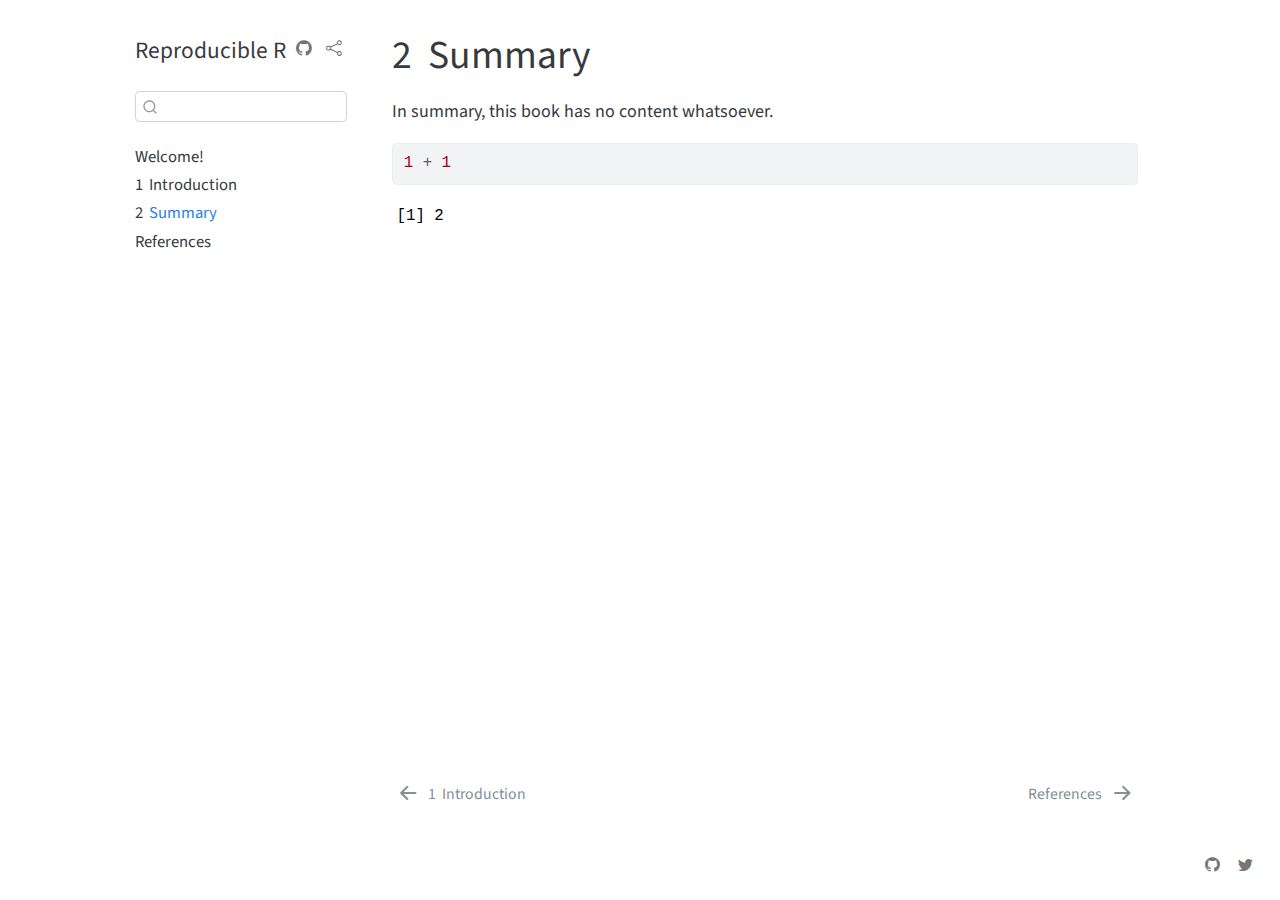
<file: docs/summary.html>
<!DOCTYPE html>
<html xmlns="http://www.w3.org/1999/xhtml" lang="en" xml:lang="en"><head>
  <meta charset="utf-8">
  <meta name="generator" content="quarto-0.9.4">
  <meta name="viewport" content="width=device-width, initial-scale=1.0, user-scalable=yes">
  <title>Reproducible R - 2&nbsp; Summary</title>
  <style>
    code{white-space: pre-wrap;}
    span.smallcaps{font-variant: small-caps;}
    span.underline{text-decoration: underline;}
    div.column{display: inline-block; vertical-align: top; width: 50%;}
    div.hanging-indent{margin-left: 1.5em; text-indent: -1.5em;}
    ul.task-list{list-style: none;}
    pre > code.sourceCode { white-space: pre; position: relative; }
    pre > code.sourceCode > span { display: inline-block; line-height: 1.25; }
    pre > code.sourceCode > span:empty { height: 1.2em; }
    .sourceCode { overflow: visible; }
    code.sourceCode > span { color: inherit; text-decoration: inherit; }
    div.sourceCode { margin: 1em 0; }
    pre.sourceCode { margin: 0; }
    @media screen {
    div.sourceCode { overflow: auto; }
    }
    @media print {
    pre > code.sourceCode { white-space: pre-wrap; }
    pre > code.sourceCode > span { text-indent: -5em; padding-left: 5em; }
    }
    pre.numberSource code
      { counter-reset: source-line 0; }
    pre.numberSource code > span
      { position: relative; left: -4em; counter-increment: source-line; }
    pre.numberSource code > span > a:first-child::before
      { content: counter(source-line);
        position: relative; left: -1em; text-align: right; vertical-align: baseline;
        border: none; display: inline-block;
        -webkit-touch-callout: none; -webkit-user-select: none;
        -khtml-user-select: none; -moz-user-select: none;
        -ms-user-select: none; user-select: none;
        padding: 0 4px; width: 4em;
        color: #aaaaaa;
      }
    pre.numberSource { margin-left: 3em; border-left: 1px solid #aaaaaa;  padding-left: 4px; }
    div.sourceCode
      {   }
    @media screen {
    pre > code.sourceCode > span > a:first-child::before { text-decoration: underline; }
    }
    code span.al { color: #ff0000; font-weight: bold; } /* Alert */
    code span.an { color: #60a0b0; font-weight: bold; font-style: italic; } /* Annotation */
    code span.at { color: #7d9029; } /* Attribute */
    code span.bn { color: #40a070; } /* BaseN */
    code span.bu { } /* BuiltIn */
    code span.cf { color: #007020; font-weight: bold; } /* ControlFlow */
    code span.ch { color: #4070a0; } /* Char */
    code span.cn { color: #880000; } /* Constant */
    code span.co { color: #60a0b0; font-style: italic; } /* Comment */
    code span.cv { color: #60a0b0; font-weight: bold; font-style: italic; } /* CommentVar */
    code span.do { color: #ba2121; font-style: italic; } /* Documentation */
    code span.dt { color: #902000; } /* DataType */
    code span.dv { color: #40a070; } /* DecVal */
    code span.er { color: #ff0000; font-weight: bold; } /* Error */
    code span.ex { } /* Extension */
    code span.fl { color: #40a070; } /* Float */
    code span.fu { color: #06287e; } /* Function */
    code span.im { } /* Import */
    code span.in { color: #60a0b0; font-weight: bold; font-style: italic; } /* Information */
    code span.kw { color: #007020; font-weight: bold; } /* Keyword */
    code span.op { color: #666666; } /* Operator */
    code span.ot { color: #007020; } /* Other */
    code span.pp { color: #bc7a00; } /* Preprocessor */
    code span.sc { color: #4070a0; } /* SpecialChar */
    code span.ss { color: #bb6688; } /* SpecialString */
    code span.st { color: #4070a0; } /* String */
    code span.va { color: #19177c; } /* Variable */
    code span.vs { color: #4070a0; } /* VerbatimString */
    code span.wa { color: #60a0b0; font-weight: bold; font-style: italic; } /* Warning */
  </style>

  <script src="site_libs/quarto-nav/quarto-nav.js"></script>
  <script src="site_libs/quarto-nav/headroom.min.js"></script>
  <script src="site_libs/clipboard/clipboard.min.js"></script>
  <meta name="quarto:offset" content="./">
  <script src="site_libs/quarto-search/autocomplete.umd.js"></script>
  <script src="site_libs/quarto-search/fuse.min.js"></script>
  <script src="site_libs/quarto-search/quarto-search.js"></script>
  <link href="./references.html" rel="next">
  <link href="./intro.html" rel="prev">
  <script src="site_libs/quarto-html/quarto.js"></script>
  <script src="site_libs/quarto-html/popper.min.js"></script>
  <script src="site_libs/quarto-html/tippy.umd.min.js"></script>
  <script src="site_libs/quarto-html/anchor.min.js"></script>
  <link href="site_libs/quarto-html/tippy.css" rel="stylesheet">
  <link href="site_libs/quarto-html/quarto-syntax-highlighting.css" rel="stylesheet">
  <script src="site_libs/bootstrap/bootstrap.min.js"></script>
  <link href="site_libs/bootstrap/bootstrap-icons.css" rel="stylesheet">
  <link href="site_libs/bootstrap/bootstrap.min.css" rel="stylesheet">
  <script id="quarto-search-options" type="application/json">{
    "location": "sidebar",
    "copy-button": false,
    "collapse-after": 2,
    "panel-placement": "start",
    "type": "textbox",
    "limit": 20,
    "language": {
      "search-no-results-text": "No results",
      "search-matching-documents-text": "matching documents",
      "search-copy-link-title": "Copy link to search",
      "search-hide-matches-text": "Hide additional matches",
      "search-more-match-text": "more match in this document",
      "search-more-matches-text": "more matches in this document",
      "search-clear-button-title": "Clear",
      "search-detached-cancel-button-title": "Cancel",
      "search-submit-button-title": "Submit"
    }
  }</script>
  <script async="" src="https://hypothes.is/embed.js"></script>
  <!--[if lt IE 9]>
    <script src="//cdnjs.cloudflare.com/ajax/libs/html5shiv/3.7.3/html5shiv-printshiv.min.js"></script>
  <![endif]-->
</head>
<body class="floating fullcontent">
<div id="quarto-search-results"></div>
  <header id="quarto-header" class="headroom fixed-top">
  <nav class="quarto-secondary-nav" data-bs-toggle="collapse" data-bs-target="#quarto-sidebar" aria-controls="quarto-sidebar" aria-expanded="false" aria-label="Toggle sidebar navigation" onclick="if (window.quartoToggleHeadroom) { window.quartoToggleHeadroom(); }">
    <div class="container-fluid d-flex justify-content-between">
      <h1 class="quarto-secondary-nav-title"><span class="chapter-number">2</span>&nbsp; <span class="chapter-title">Summary</span></h1>
      <button type="button" class="quarto-btn-toggle btn">
        <i class="bi bi-chevron-right"></i>
      </button>
    </div>
  </nav>
</header>
<!-- content -->
<div id="quarto-content" class="quarto-container page-columns page-rows-contents page-layout-article">
<!-- sidebar -->
  <nav id="quarto-sidebar" class="sidebar collapse sidebar-navigation floating overflow-auto">
    <div class="pt-lg-2 mt-2 text-left sidebar-header">
    <div class="sidebar-title mb-0 py-0">
      <a href="./">Reproducible R</a> 
        <div class="sidebar-tools-main">
    <a href="https://github.com/ryjohnson09/reproduceR" title="Source Code" class="sidebar-tool px-1"><i class="bi bi-github"></i></a>
    <a href="" title="Share" id="sidebar-tool-dropdown-0" class="sidebar-tool dropdown-toggle px-1" data-bs-toggle="dropdown" aria-expanded="false"><i class="bi bi-share"></i></a>
    <ul class="dropdown-menu" aria-labelledby="sidebar-tool-dropdown-0">
        <li>
          <a class="dropdown-item sidebar-tools-main-item" href="https://twitter.com/intent/tweet?url=|url|">
            <i class="bi bi-bi-twitter pe-1"></i>
          Twitter
          </a>
        </li>
        <li>
          <a class="dropdown-item sidebar-tools-main-item" href="https://www.facebook.com/sharer/sharer.php?u=|url|">
            <i class="bi bi-bi-facebook pe-1"></i>
          Facebook
          </a>
        </li>
    </ul>
</div>
    </div>
      </div>
      <div class="mt-2 flex-shrink-0 align-items-center">
        <div class="sidebar-search">
        <div id="quarto-search" class="" title="Search"></div>
        </div>
      </div>
    <div class="sidebar-menu-container"> 
    <ul class="list-unstyled mt-1">
        <li class="sidebar-item">
  <div class="sidebar-item-container"> 
  <a href="./index.html" class="sidebar-item-text sidebar-link">Welcome!</a>
  </div>
</li>
        <li class="sidebar-item">
  <div class="sidebar-item-container"> 
  <a href="./intro.html" class="sidebar-item-text sidebar-link"><span class="chapter-number">1</span>&nbsp; <span class="chapter-title">Introduction</span></a>
  </div>
</li>
        <li class="sidebar-item">
  <div class="sidebar-item-container"> 
  <a href="./summary.html" class="sidebar-item-text sidebar-link active"><span class="chapter-number">2</span>&nbsp; <span class="chapter-title">Summary</span></a>
  </div>
</li>
        <li class="sidebar-item">
  <div class="sidebar-item-container"> 
  <a href="./references.html" class="sidebar-item-text sidebar-link">References</a>
  </div>
</li>
    </ul>
    </div>
</nav>
<!-- margin-sidebar -->
    
<!-- main -->
<main class="content" id="quarto-document-content">
<header id="title-block-header">
<h1 class="title d-none d-lg-block display-7"><span class="chapter-number">2</span>&nbsp; <span class="chapter-title">Summary</span></h1>
</header>
<p>In summary, this book has no content whatsoever.</p>
<div class="cell">
<div class="sourceCode" id="cb1"><pre class="sourceCode r cell-code code-with-copy"><code class="sourceCode r"><span id="cb1-1"><a href="#cb1-1" aria-hidden="true" tabindex="-1"></a><span class="dv">1</span> <span class="sc">+</span> <span class="dv">1</span></span></code><button title="Copy to Clipboard" class="code-copy-button"><i class="bi"></i></button></pre></div>
<div class="cell-output-stdout">
<pre><code>[1] 2</code></pre>
</div>
</div>


</main> <!-- /main -->
<script type="application/javascript">
window.document.addEventListener("DOMContentLoaded", function (event) {
  const icon = "";
  const anchorJS = new window.AnchorJS();
  anchorJS.options = {
    placement: 'right',
    icon: icon
  };
  anchorJS.add('.anchored');
  const clipboard = new window.ClipboardJS('.code-copy-button', {
    target: function(trigger) {
      return trigger.previousElementSibling;
    }
  });
  clipboard.on('success', function(e) {
    // button target
    const button = e.trigger;
    // don't keep focus
    button.blur();
    // flash "checked"
    button.classList.add('code-copy-button-checked');
    setTimeout(function() {
      button.classList.remove('code-copy-button-checked');
    }, 1000);
    // clear code selection
    e.clearSelection();
  });
  function tippyHover(el, contentFn) {
    const config = {
      allowHTML: true,
      content: contentFn,
      maxWidth: 500,
      delay: 100,
      arrow: false,
      appendTo: function(el) {
          return el.parentElement;
      },
      interactive: true,
      interactiveBorder: 10,
      theme: 'quarto',
      placement: 'bottom-start'
    };
    window.tippy(el, config); 
  }
  const noterefs = window.document.querySelectorAll('a[role="doc-noteref"]');
  for (var i=0; i<noterefs.length; i++) {
    const ref = noterefs[i];
    tippyHover(ref, function() {
      let href = ref.getAttribute('href');
      try { href = new URL(href).hash; } catch {}
      const id = href.replace(/^#\/?/, "");
      const note = window.document.getElementById(id);
      return note.innerHTML;
    });
  }
  var bibliorefs = window.document.querySelectorAll('a[role="doc-biblioref"]');
  for (var i=0; i<bibliorefs.length; i++) {
    const ref = bibliorefs[i];
    const cites = ref.parentNode.getAttribute('data-cites').split(' ');
    tippyHover(ref, function() {
      var popup = window.document.createElement('div');
      cites.forEach(function(cite) {
        var citeDiv = window.document.createElement('div');
        citeDiv.classList.add('hanging-indent');
        citeDiv.classList.add('csl-entry');
        var biblioDiv = window.document.getElementById('ref-' + cite);
        if (biblioDiv) {
          citeDiv.innerHTML = biblioDiv.innerHTML;
        }
        popup.appendChild(citeDiv);
      });
      return popup.innerHTML;
    });
  }
});
</script>
<nav class="page-navigation">
  <div class="nav-page nav-page-previous">
      <a href="./intro.html" class="pagination-link">
        <i class="bi bi-arrow-left-short"></i> <span class="nav-page-text"><span class="chapter-number">1</span>&nbsp; <span class="chapter-title">Introduction</span></span>
      </a>          
  </div>
  <div class="nav-page nav-page-next">
      <a href="./references.html" class="pagination-link">
        <span class="nav-page-text">References</span> <i class="bi bi-arrow-right-short"></i>
      </a>
  </div>
</nav>
</div> <!-- /content -->
<footer class="footer">
  <div class="nav-footer">
    <div class="nav-footer-right">
      <ul class="footer-items list-unstyled">
    <li class="nav-item compact">
    <a class="nav-link active" href="https://github.com/ryjohnson09/reproduceR" aria-current="page">
      <i class="bi-github" role="img">
</i> 
    </a>
  </li>  
    <li class="nav-item compact">
    <a class="nav-link" href="https://twitter.com/ryjohnson09">
      <i class="bi-twitter" role="img">
</i> 
    </a>
  </li>  
</ul>
    </div>
  </div>
</footer>


</body></html>
</file>
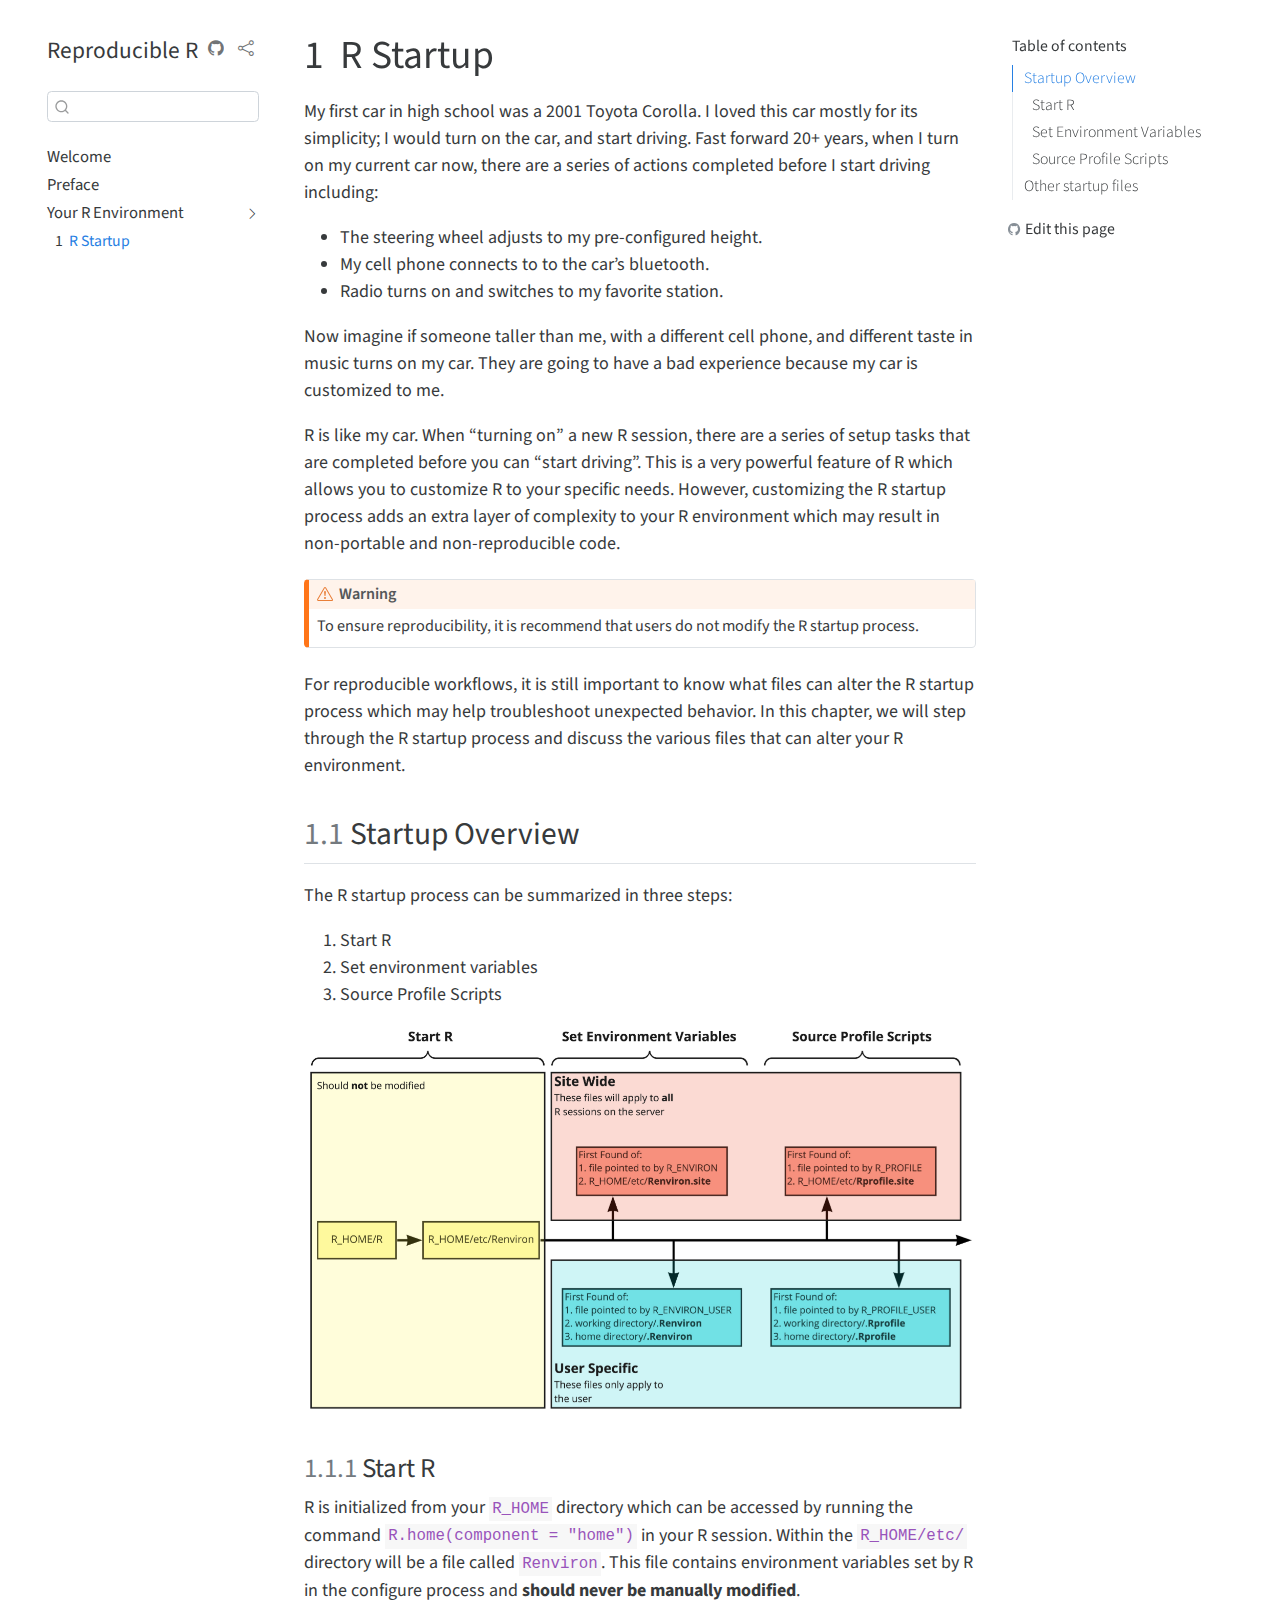
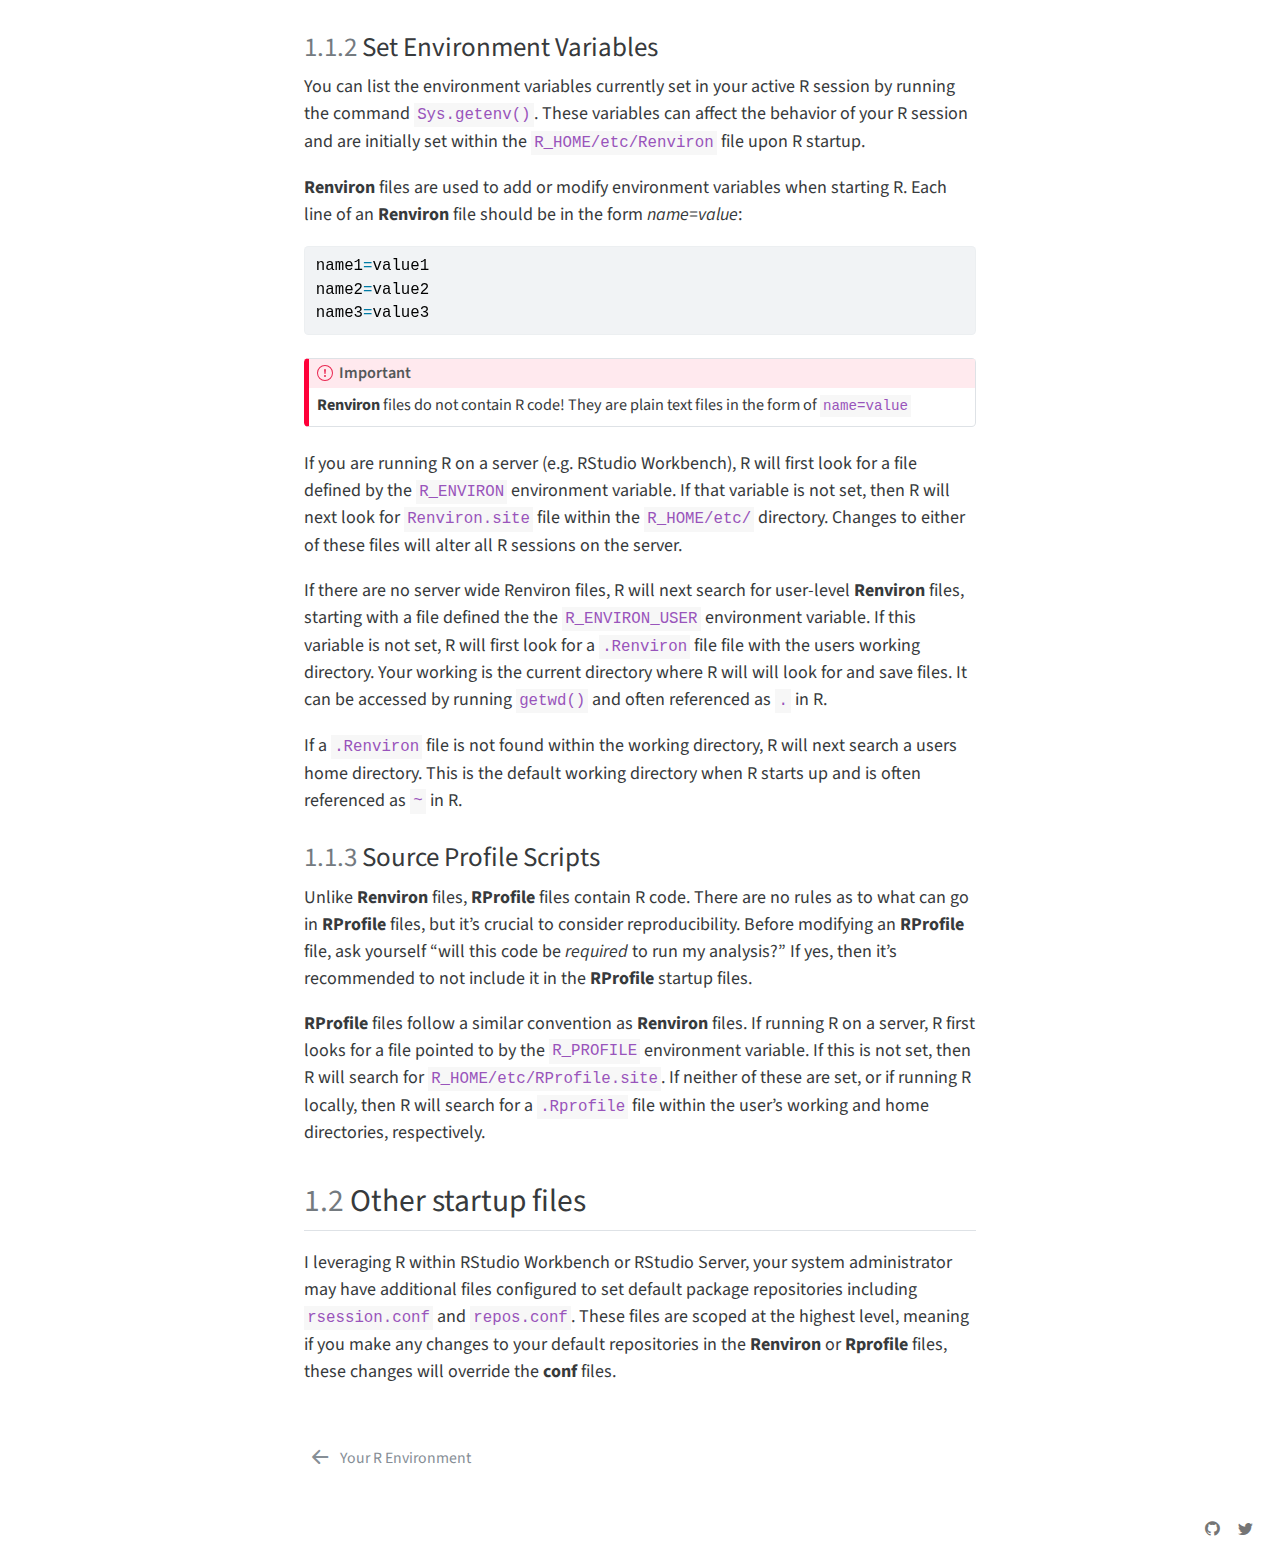
<file: docs/chapters/sec1/r-startup.html>
<!DOCTYPE html>
<html xmlns="http://www.w3.org/1999/xhtml" lang="en" xml:lang="en"><head>
  <meta charset="utf-8">
  <meta name="generator" content="quarto-0.9.4">
  <meta name="viewport" content="width=device-width, initial-scale=1.0, user-scalable=yes">
  <title>Reproducible R - 1&nbsp; R Startup</title>
  <style>
    code{white-space: pre-wrap;}
    span.smallcaps{font-variant: small-caps;}
    span.underline{text-decoration: underline;}
    div.column{display: inline-block; vertical-align: top; width: 50%;}
    div.hanging-indent{margin-left: 1.5em; text-indent: -1.5em;}
    ul.task-list{list-style: none;}
    pre > code.sourceCode { white-space: pre; position: relative; }
    pre > code.sourceCode > span { display: inline-block; line-height: 1.25; }
    pre > code.sourceCode > span:empty { height: 1.2em; }
    .sourceCode { overflow: visible; }
    code.sourceCode > span { color: inherit; text-decoration: inherit; }
    div.sourceCode { margin: 1em 0; }
    pre.sourceCode { margin: 0; }
    @media screen {
    div.sourceCode { overflow: auto; }
    }
    @media print {
    pre > code.sourceCode { white-space: pre-wrap; }
    pre > code.sourceCode > span { text-indent: -5em; padding-left: 5em; }
    }
    pre.numberSource code
      { counter-reset: source-line 0; }
    pre.numberSource code > span
      { position: relative; left: -4em; counter-increment: source-line; }
    pre.numberSource code > span > a:first-child::before
      { content: counter(source-line);
        position: relative; left: -1em; text-align: right; vertical-align: baseline;
        border: none; display: inline-block;
        -webkit-touch-callout: none; -webkit-user-select: none;
        -khtml-user-select: none; -moz-user-select: none;
        -ms-user-select: none; user-select: none;
        padding: 0 4px; width: 4em;
        color: #aaaaaa;
      }
    pre.numberSource { margin-left: 3em; border-left: 1px solid #aaaaaa;  padding-left: 4px; }
    div.sourceCode
      {   }
    @media screen {
    pre > code.sourceCode > span > a:first-child::before { text-decoration: underline; }
    }
    code span.al { color: #ff0000; font-weight: bold; } /* Alert */
    code span.an { color: #60a0b0; font-weight: bold; font-style: italic; } /* Annotation */
    code span.at { color: #7d9029; } /* Attribute */
    code span.bn { color: #40a070; } /* BaseN */
    code span.bu { } /* BuiltIn */
    code span.cf { color: #007020; font-weight: bold; } /* ControlFlow */
    code span.ch { color: #4070a0; } /* Char */
    code span.cn { color: #880000; } /* Constant */
    code span.co { color: #60a0b0; font-style: italic; } /* Comment */
    code span.cv { color: #60a0b0; font-weight: bold; font-style: italic; } /* CommentVar */
    code span.do { color: #ba2121; font-style: italic; } /* Documentation */
    code span.dt { color: #902000; } /* DataType */
    code span.dv { color: #40a070; } /* DecVal */
    code span.er { color: #ff0000; font-weight: bold; } /* Error */
    code span.ex { } /* Extension */
    code span.fl { color: #40a070; } /* Float */
    code span.fu { color: #06287e; } /* Function */
    code span.im { } /* Import */
    code span.in { color: #60a0b0; font-weight: bold; font-style: italic; } /* Information */
    code span.kw { color: #007020; font-weight: bold; } /* Keyword */
    code span.op { color: #666666; } /* Operator */
    code span.ot { color: #007020; } /* Other */
    code span.pp { color: #bc7a00; } /* Preprocessor */
    code span.sc { color: #4070a0; } /* SpecialChar */
    code span.ss { color: #bb6688; } /* SpecialString */
    code span.st { color: #4070a0; } /* String */
    code span.va { color: #19177c; } /* Variable */
    code span.vs { color: #4070a0; } /* VerbatimString */
    code span.wa { color: #60a0b0; font-weight: bold; font-style: italic; } /* Warning */
  </style>

  <script src="../../site_libs/quarto-nav/quarto-nav.js"></script>
  <script src="../../site_libs/quarto-nav/headroom.min.js"></script>
  <script src="../../site_libs/clipboard/clipboard.min.js"></script>
  <meta name="quarto:offset" content="../../">
  <script src="../../site_libs/quarto-search/autocomplete.umd.js"></script>
  <script src="../../site_libs/quarto-search/fuse.min.js"></script>
  <script src="../../site_libs/quarto-search/quarto-search.js"></script>
  <link href="../../chapters/sec1/your-r-env.html" rel="prev">
  <script src="../../site_libs/quarto-html/quarto.js"></script>
  <script src="../../site_libs/quarto-html/popper.min.js"></script>
  <script src="../../site_libs/quarto-html/tippy.umd.min.js"></script>
  <script src="../../site_libs/quarto-html/anchor.min.js"></script>
  <link href="../../site_libs/quarto-html/tippy.css" rel="stylesheet">
  <link href="../../site_libs/quarto-html/quarto-syntax-highlighting.css" rel="stylesheet">
  <script src="../../site_libs/bootstrap/bootstrap.min.js"></script>
  <link href="../../site_libs/bootstrap/bootstrap-icons.css" rel="stylesheet">
  <link href="../../site_libs/bootstrap/bootstrap.min.css" rel="stylesheet">
  <script id="quarto-search-options" type="application/json">{
    "location": "sidebar",
    "copy-button": false,
    "collapse-after": 2,
    "panel-placement": "start",
    "type": "textbox",
    "limit": 20,
    "language": {
      "search-no-results-text": "No results",
      "search-matching-documents-text": "matching documents",
      "search-copy-link-title": "Copy link to search",
      "search-hide-matches-text": "Hide additional matches",
      "search-more-match-text": "more match in this document",
      "search-more-matches-text": "more matches in this document",
      "search-clear-button-title": "Clear",
      "search-detached-cancel-button-title": "Cancel",
      "search-submit-button-title": "Submit"
    }
  }</script>
  <script async="" src="https://hypothes.is/embed.js"></script>
  <!--[if lt IE 9]>
    <script src="//cdnjs.cloudflare.com/ajax/libs/html5shiv/3.7.3/html5shiv-printshiv.min.js"></script>
  <![endif]-->
</head>
<body class="floating">
<div id="quarto-search-results"></div>
  <header id="quarto-header" class="headroom fixed-top">
  <nav class="quarto-secondary-nav" data-bs-toggle="collapse" data-bs-target="#quarto-sidebar" aria-controls="quarto-sidebar" aria-expanded="false" aria-label="Toggle sidebar navigation" onclick="if (window.quartoToggleHeadroom) { window.quartoToggleHeadroom(); }">
    <div class="container-fluid d-flex justify-content-between">
      <h1 class="quarto-secondary-nav-title"><span class="chapter-number">1</span>&nbsp; <span class="chapter-title">R Startup</span></h1>
      <button type="button" class="quarto-btn-toggle btn">
        <i class="bi bi-chevron-right"></i>
      </button>
    </div>
  </nav>
</header>
<!-- content -->
<div id="quarto-content" class="quarto-container page-columns page-rows-contents page-layout-article">
<!-- sidebar -->
  <nav id="quarto-sidebar" class="sidebar collapse sidebar-navigation floating overflow-auto">
    <div class="pt-lg-2 mt-2 text-left sidebar-header">
    <div class="sidebar-title mb-0 py-0">
      <a href="../../">Reproducible R</a> 
        <div class="sidebar-tools-main">
    <a href="https://github.com/ryjohnson09/reproduceR" title="Source Code" class="sidebar-tool px-1"><i class="bi bi-github"></i></a>
    <a href="" title="Share" id="sidebar-tool-dropdown-0" class="sidebar-tool dropdown-toggle px-1" data-bs-toggle="dropdown" aria-expanded="false"><i class="bi bi-share"></i></a>
    <ul class="dropdown-menu" aria-labelledby="sidebar-tool-dropdown-0">
        <li>
          <a class="dropdown-item sidebar-tools-main-item" href="https://twitter.com/intent/tweet?url=|url|">
            <i class="bi bi-bi-twitter pe-1"></i>
          Twitter
          </a>
        </li>
        <li>
          <a class="dropdown-item sidebar-tools-main-item" href="https://www.facebook.com/sharer/sharer.php?u=|url|">
            <i class="bi bi-bi-facebook pe-1"></i>
          Facebook
          </a>
        </li>
    </ul>
</div>
    </div>
      </div>
      <div class="mt-2 flex-shrink-0 align-items-center">
        <div class="sidebar-search">
        <div id="quarto-search" class="" title="Search"></div>
        </div>
      </div>
    <div class="sidebar-menu-container"> 
    <ul class="list-unstyled mt-1">
        <li class="sidebar-item">
  <div class="sidebar-item-container"> 
  <a href="../../index.html" class="sidebar-item-text sidebar-link">Welcome</a>
  </div>
</li>
        <li class="sidebar-item">
  <div class="sidebar-item-container"> 
  <a href="../../preface.html" class="sidebar-item-text sidebar-link">Preface</a>
  </div>
</li>
        <li class="sidebar-item sidebar-item-section">
    <div class="sidebar-item-container"> 
        <a href="../../chapters/sec1/your-r-env.html" class="sidebar-item-text sidebar-link">Your R Environment</a>
      <a class="sidebar-item-toggle text-start" data-bs-toggle="collapse" data-bs-target="#quarto-sidebar-section-chapterssec1your-r-envqmd" aria-expanded="true">
        <i class="bi bi-chevron-right ms-2"></i>
      </a>
    </div>
    <ul id="quarto-sidebar-section-chapterssec1your-r-envqmd" class="collapse list-unstyled sidebar-section depth1 show">  
        <li class="sidebar-item">
  <div class="sidebar-item-container"> 
  <a href="../../chapters/sec1/r-startup.html" class="sidebar-item-text sidebar-link active"><span class="chapter-number">1</span>&nbsp; <span class="chapter-title">R Startup</span></a>
  </div>
</li>
    </ul>
  </li>
    </ul>
    </div>
</nav>
<!-- margin-sidebar -->
    <div id="quarto-margin-sidebar" class="sidebar margin-sidebar">
        <nav id="TOC" role="doc-toc">
<h2 id="toc-title">Table of contents</h2>
<ul>
<li><a href="#startup-overview" class="nav-link active" data-scroll-target="#startup-overview"> <span class="header-section-number">1.1</span> Startup Overview</a>
<ul class="collapse">
<li><a href="#start-r" class="nav-link" data-scroll-target="#start-r"> <span class="header-section-number">1.1.1</span> Start R</a></li>
<li><a href="#set-environment-variables" class="nav-link" data-scroll-target="#set-environment-variables"> <span class="header-section-number">1.1.2</span> Set Environment Variables</a></li>
<li><a href="#source-profile-scripts" class="nav-link" data-scroll-target="#source-profile-scripts"> <span class="header-section-number">1.1.3</span> Source Profile Scripts</a></li>
</ul></li>
<li><a href="#other-startup-files" class="nav-link" data-scroll-target="#other-startup-files"> <span class="header-section-number">1.2</span> Other startup files</a></li>
</ul>
<div class="toc-actions"><div><i class="bi bi-github"></i></div><div class="action-links"><p><a href="https://github.com/ryjohnson09/reproduceR/edit/main/chapters/sec1/r-startup.qmd" class="toc-action">Edit this page</a></p></div></div></nav>
    </div>
<!-- main -->
<main class="content" id="quarto-document-content">
<header id="title-block-header">
<h1 class="title d-none d-lg-block display-7"><span class="chapter-number">1</span>&nbsp; <span class="chapter-title">R Startup</span></h1>
</header>

<p>My first car in high school was a 2001 Toyota Corolla. I loved this car mostly for its simplicity; I would turn on the car, and start driving. Fast forward 20+ years, when I turn on my current car now, there are a series of actions completed before I start driving including:</p>
<ul>
<li>The steering wheel adjusts to my pre-configured height.</li>
<li>My cell phone connects to to the car’s bluetooth.</li>
<li>Radio turns on and switches to my favorite station.</li>
</ul>
<p>Now imagine if someone taller than me, with a different cell phone, and different taste in music turns on my car. They are going to have a bad experience because my car is customized to me.</p>
<p>R is like my car. When “turning on” a new R session, there are a series of setup tasks that are completed before you can “start driving”. This is a very powerful feature of R which allows you to customize R to your specific needs. However, customizing the R startup process adds an extra layer of complexity to your R environment which may result in non-portable and non-reproducible code.</p>
<div class="callout-warning callout callout-style-default callout-captioned">
<div class="callout-header d-flex align-content-center">
<div class="callout-icon-container">
<i class="callout-icon"></i>
</div>
<div class="callout-caption-container flex-fill">
Warning
</div>
</div>
<div class="callout-body-container callout-body">
<p>To ensure reproducibility, it is recommend that users do not modify the R startup process.</p>
</div>
</div>
<p>For reproducible workflows, it is still important to know what files can alter the R startup process which may help troubleshoot unexpected behavior. In this chapter, we will step through the R startup process and discuss the various files that can alter your R environment.</p>
<section id="startup-overview" class="level2" data-number="1.1">
<h2 data-number="1.1" class="anchored" data-anchor-id="startup-overview"><span class="header-section-number">1.1</span> Startup Overview</h2>
<p>The R startup process can be summarized in three steps:</p>
<ol type="1">
<li>Start R</li>
<li>Set environment variables</li>
<li>Source Profile Scripts</li>
</ol>
<div class="quarto-figure quarto-figure-center">
<figure class="figure">
<p><img src="../../images/r_startup.jpg" class="img-fluid figure-img"></p>
</figure>
</div>
<section id="start-r" class="level3" data-number="1.1.1">
<h3 data-number="1.1.1" class="anchored" data-anchor-id="start-r"><span class="header-section-number">1.1.1</span> Start R</h3>
<p>R is initialized from your <code>R_HOME</code> directory which can be accessed by running the command <code>R.home(component = "home")</code> in your R session. Within the <code>R_HOME/etc/</code> directory will be a file called <code>Renviron</code>. This file contains environment variables set by R in the configure process and <strong>should never be manually modified</strong>.</p>
</section>
<section id="set-environment-variables" class="level3" data-number="1.1.2">
<h3 data-number="1.1.2" class="anchored" data-anchor-id="set-environment-variables"><span class="header-section-number">1.1.2</span> Set Environment Variables</h3>
<p>You can list the environment variables currently set in your active R session by running the command <code>Sys.getenv()</code>. These variables can affect the behavior of your R session and are initially set within the <code>R_HOME/etc/Renviron</code> file upon R startup.</p>
<p><strong>Renviron</strong> files are used to add or modify environment variables when starting R. Each line of an <strong>Renviron</strong> file should be in the form <em>name=value</em>:</p>
<div class="sourceCode" id="cb1"><pre class="sourceCode r code-with-copy"><code class="sourceCode r"><span id="cb1-1"><a href="#cb1-1" aria-hidden="true" tabindex="-1"></a>name1<span class="ot">=</span>value1</span>
<span id="cb1-2"><a href="#cb1-2" aria-hidden="true" tabindex="-1"></a>name2<span class="ot">=</span>value2</span>
<span id="cb1-3"><a href="#cb1-3" aria-hidden="true" tabindex="-1"></a>name3<span class="ot">=</span>value3</span></code><button title="Copy to Clipboard" class="code-copy-button"><i class="bi"></i></button></pre></div>
<div class="callout-important callout callout-style-default callout-captioned">
<div class="callout-header d-flex align-content-center">
<div class="callout-icon-container">
<i class="callout-icon"></i>
</div>
<div class="callout-caption-container flex-fill">
Important
</div>
</div>
<div class="callout-body-container callout-body">
<p><strong>Renviron</strong> files do not contain R code! They are plain text files in the form of <code>name=value</code></p>
</div>
</div>
<p>If you are running R on a server (e.g.&nbsp;RStudio Workbench), R will first look for a file defined by the <code>R_ENVIRON</code> environment variable. If that variable is not set, then R will next look for <code>Renviron.site</code> file within the <code>R_HOME/etc/</code> directory. Changes to either of these files will alter all R sessions on the server.</p>
<p>If there are no server wide Renviron files, R will next search for user-level <strong>Renviron</strong> files, starting with a file defined the the <code>R_ENVIRON_USER</code> environment variable. If this variable is not set, R will first look for a <code>.Renviron</code> file file with the users working directory. Your working is the current directory where R will will look for and save files. It can be accessed by running <code>getwd()</code> and often referenced as <code>.</code> in R.</p>
<p>If a <code>.Renviron</code> file is not found within the working directory, R will next search a users home directory. This is the default working directory when R starts up and is often referenced as <code>~</code> in R.</p>
</section>
<section id="source-profile-scripts" class="level3" data-number="1.1.3">
<h3 data-number="1.1.3" class="anchored" data-anchor-id="source-profile-scripts"><span class="header-section-number">1.1.3</span> Source Profile Scripts</h3>
<p>Unlike <strong>Renviron</strong> files, <strong>RProfile</strong> files contain R code. There are no rules as to what can go in <strong>RProfile</strong> files, but it’s crucial to consider reproducibility. Before modifying an <strong>RProfile</strong> file, ask yourself “will this code be <em>required</em> to run my analysis?” If yes, then it’s recommended to not include it in the <strong>RProfile</strong> startup files.</p>
<p><strong>RProfile</strong> files follow a similar convention as <strong>Renviron</strong> files. If running R on a server, R first looks for a file pointed to by the <code>R_PROFILE</code> environment variable. If this is not set, then R will search for <code>R_HOME/etc/RProfile.site</code>. If neither of these are set, or if running R locally, then R will search for a <code>.Rprofile</code> file within the user’s working and home directories, respectively.</p>
</section>
</section>
<section id="other-startup-files" class="level2" data-number="1.2">
<h2 data-number="1.2" class="anchored" data-anchor-id="other-startup-files"><span class="header-section-number">1.2</span> Other startup files</h2>
<p>I leveraging R within RStudio Workbench or RStudio Server, your system administrator may have additional files configured to set default package repositories including <code>rsession.conf</code> and <code>repos.conf</code>. These files are scoped at the highest level, meaning if you make any changes to your default repositories in the <strong>Renviron</strong> or <strong>Rprofile</strong> files, these changes will override the <strong>conf</strong> files.</p>


</section>
</main> <!-- /main -->
<script type="application/javascript">
window.document.addEventListener("DOMContentLoaded", function (event) {
  const icon = "";
  const anchorJS = new window.AnchorJS();
  anchorJS.options = {
    placement: 'right',
    icon: icon
  };
  anchorJS.add('.anchored');
  const clipboard = new window.ClipboardJS('.code-copy-button', {
    target: function(trigger) {
      return trigger.previousElementSibling;
    }
  });
  clipboard.on('success', function(e) {
    // button target
    const button = e.trigger;
    // don't keep focus
    button.blur();
    // flash "checked"
    button.classList.add('code-copy-button-checked');
    setTimeout(function() {
      button.classList.remove('code-copy-button-checked');
    }, 1000);
    // clear code selection
    e.clearSelection();
  });
  function tippyHover(el, contentFn) {
    const config = {
      allowHTML: true,
      content: contentFn,
      maxWidth: 500,
      delay: 100,
      arrow: false,
      appendTo: function(el) {
          return el.parentElement;
      },
      interactive: true,
      interactiveBorder: 10,
      theme: 'quarto',
      placement: 'bottom-start'
    };
    window.tippy(el, config); 
  }
  const noterefs = window.document.querySelectorAll('a[role="doc-noteref"]');
  for (var i=0; i<noterefs.length; i++) {
    const ref = noterefs[i];
    tippyHover(ref, function() {
      let href = ref.getAttribute('href');
      try { href = new URL(href).hash; } catch {}
      const id = href.replace(/^#\/?/, "");
      const note = window.document.getElementById(id);
      return note.innerHTML;
    });
  }
  var bibliorefs = window.document.querySelectorAll('a[role="doc-biblioref"]');
  for (var i=0; i<bibliorefs.length; i++) {
    const ref = bibliorefs[i];
    const cites = ref.parentNode.getAttribute('data-cites').split(' ');
    tippyHover(ref, function() {
      var popup = window.document.createElement('div');
      cites.forEach(function(cite) {
        var citeDiv = window.document.createElement('div');
        citeDiv.classList.add('hanging-indent');
        citeDiv.classList.add('csl-entry');
        var biblioDiv = window.document.getElementById('ref-' + cite);
        if (biblioDiv) {
          citeDiv.innerHTML = biblioDiv.innerHTML;
        }
        popup.appendChild(citeDiv);
      });
      return popup.innerHTML;
    });
  }
});
</script>
<nav class="page-navigation">
  <div class="nav-page nav-page-previous">
      <a href="../../chapters/sec1/your-r-env.html" class="pagination-link">
        <i class="bi bi-arrow-left-short"></i> <span class="nav-page-text">Your R Environment</span>
      </a>          
  </div>
  <div class="nav-page nav-page-next">
  </div>
</nav>
</div> <!-- /content -->
<footer class="footer">
  <div class="nav-footer">
    <div class="nav-footer-right">
      <ul class="footer-items list-unstyled">
    <li class="nav-item compact">
    <a class="nav-link active" href="https://github.com/ryjohnson09/reproduceR" aria-current="page">
      <i class="bi-github" role="img">
</i> 
    </a>
  </li>  
    <li class="nav-item compact">
    <a class="nav-link" href="https://twitter.com/ryjohnson09">
      <i class="bi-twitter" role="img">
</i> 
    </a>
  </li>  
</ul>
    </div>
  </div>
</footer>


</body></html>
</file>
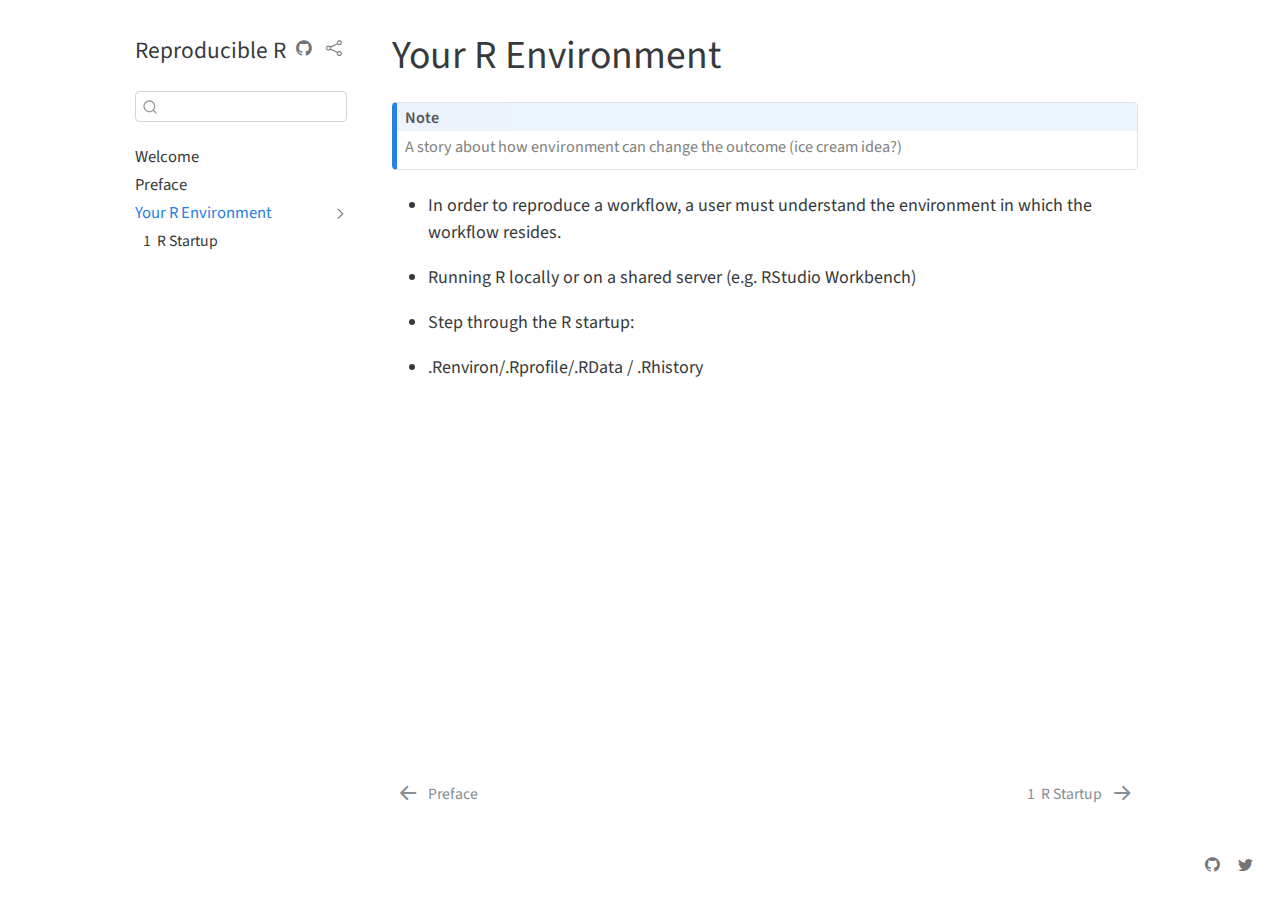
<file: docs/chapters/sec1/your-r-env.html>
<!DOCTYPE html>
<html xmlns="http://www.w3.org/1999/xhtml" lang="en" xml:lang="en"><head>
  <meta charset="utf-8">
  <meta name="generator" content="quarto-0.9.4">
  <meta name="viewport" content="width=device-width, initial-scale=1.0, user-scalable=yes">
  <title>Reproducible R - Your R Environment</title>
  <style>
    code{white-space: pre-wrap;}
    span.smallcaps{font-variant: small-caps;}
    span.underline{text-decoration: underline;}
    div.column{display: inline-block; vertical-align: top; width: 50%;}
    div.hanging-indent{margin-left: 1.5em; text-indent: -1.5em;}
    ul.task-list{list-style: none;}
  </style>

  <script src="../../site_libs/quarto-nav/quarto-nav.js"></script>
  <script src="../../site_libs/quarto-nav/headroom.min.js"></script>
  <script src="../../site_libs/clipboard/clipboard.min.js"></script>
  <meta name="quarto:offset" content="../../">
  <script src="../../site_libs/quarto-search/autocomplete.umd.js"></script>
  <script src="../../site_libs/quarto-search/fuse.min.js"></script>
  <script src="../../site_libs/quarto-search/quarto-search.js"></script>
  <link href="../../chapters/sec1/r-startup.html" rel="next">
  <link href="../../preface.html" rel="prev">
  <script src="../../site_libs/quarto-html/quarto.js"></script>
  <script src="../../site_libs/quarto-html/popper.min.js"></script>
  <script src="../../site_libs/quarto-html/tippy.umd.min.js"></script>
  <script src="../../site_libs/quarto-html/anchor.min.js"></script>
  <link href="../../site_libs/quarto-html/tippy.css" rel="stylesheet">
  <link href="../../site_libs/quarto-html/quarto-syntax-highlighting.css" rel="stylesheet">
  <script src="../../site_libs/bootstrap/bootstrap.min.js"></script>
  <link href="../../site_libs/bootstrap/bootstrap-icons.css" rel="stylesheet">
  <link href="../../site_libs/bootstrap/bootstrap.min.css" rel="stylesheet">
  <script id="quarto-search-options" type="application/json">{
    "location": "sidebar",
    "copy-button": false,
    "collapse-after": 2,
    "panel-placement": "start",
    "type": "textbox",
    "limit": 20,
    "language": {
      "search-no-results-text": "No results",
      "search-matching-documents-text": "matching documents",
      "search-copy-link-title": "Copy link to search",
      "search-hide-matches-text": "Hide additional matches",
      "search-more-match-text": "more match in this document",
      "search-more-matches-text": "more matches in this document",
      "search-clear-button-title": "Clear",
      "search-detached-cancel-button-title": "Cancel",
      "search-submit-button-title": "Submit"
    }
  }</script>
  <script async="" src="https://hypothes.is/embed.js"></script>
  <!--[if lt IE 9]>
    <script src="//cdnjs.cloudflare.com/ajax/libs/html5shiv/3.7.3/html5shiv-printshiv.min.js"></script>
  <![endif]-->
</head>
<body class="floating fullcontent">
<div id="quarto-search-results"></div>
  <header id="quarto-header" class="headroom fixed-top">
  <nav class="quarto-secondary-nav" data-bs-toggle="collapse" data-bs-target="#quarto-sidebar" aria-controls="quarto-sidebar" aria-expanded="false" aria-label="Toggle sidebar navigation" onclick="if (window.quartoToggleHeadroom) { window.quartoToggleHeadroom(); }">
    <div class="container-fluid d-flex justify-content-between">
      <h1 class="quarto-secondary-nav-title">Your R Environment</h1>
      <button type="button" class="quarto-btn-toggle btn">
        <i class="bi bi-chevron-right"></i>
      </button>
    </div>
  </nav>
</header>
<!-- content -->
<div id="quarto-content" class="quarto-container page-columns page-rows-contents page-layout-article">
<!-- sidebar -->
  <nav id="quarto-sidebar" class="sidebar collapse sidebar-navigation floating overflow-auto">
    <div class="pt-lg-2 mt-2 text-left sidebar-header">
    <div class="sidebar-title mb-0 py-0">
      <a href="../../">Reproducible R</a> 
        <div class="sidebar-tools-main">
    <a href="https://github.com/ryjohnson09/reproduceR" title="Source Code" class="sidebar-tool px-1"><i class="bi bi-github"></i></a>
    <a href="" title="Share" id="sidebar-tool-dropdown-0" class="sidebar-tool dropdown-toggle px-1" data-bs-toggle="dropdown" aria-expanded="false"><i class="bi bi-share"></i></a>
    <ul class="dropdown-menu" aria-labelledby="sidebar-tool-dropdown-0">
        <li>
          <a class="dropdown-item sidebar-tools-main-item" href="https://twitter.com/intent/tweet?url=|url|">
            <i class="bi bi-bi-twitter pe-1"></i>
          Twitter
          </a>
        </li>
        <li>
          <a class="dropdown-item sidebar-tools-main-item" href="https://www.facebook.com/sharer/sharer.php?u=|url|">
            <i class="bi bi-bi-facebook pe-1"></i>
          Facebook
          </a>
        </li>
    </ul>
</div>
    </div>
      </div>
      <div class="mt-2 flex-shrink-0 align-items-center">
        <div class="sidebar-search">
        <div id="quarto-search" class="" title="Search"></div>
        </div>
      </div>
    <div class="sidebar-menu-container"> 
    <ul class="list-unstyled mt-1">
        <li class="sidebar-item">
  <div class="sidebar-item-container"> 
  <a href="../../index.html" class="sidebar-item-text sidebar-link">Welcome</a>
  </div>
</li>
        <li class="sidebar-item">
  <div class="sidebar-item-container"> 
  <a href="../../preface.html" class="sidebar-item-text sidebar-link">Preface</a>
  </div>
</li>
        <li class="sidebar-item sidebar-item-section">
    <div class="sidebar-item-container"> 
        <a href="../../chapters/sec1/your-r-env.html" class="sidebar-item-text sidebar-link active">Your R Environment</a>
      <a class="sidebar-item-toggle text-start" data-bs-toggle="collapse" data-bs-target="#quarto-sidebar-section-chapterssec1your-r-envqmd" aria-expanded="true">
        <i class="bi bi-chevron-right ms-2"></i>
      </a>
    </div>
    <ul id="quarto-sidebar-section-chapterssec1your-r-envqmd" class="collapse list-unstyled sidebar-section depth1 show">  
        <li class="sidebar-item">
  <div class="sidebar-item-container"> 
  <a href="../../chapters/sec1/r-startup.html" class="sidebar-item-text sidebar-link"><span class="chapter-number">1</span>&nbsp; <span class="chapter-title">R Startup</span></a>
  </div>
</li>
    </ul>
  </li>
    </ul>
    </div>
</nav>
<!-- margin-sidebar -->
    
<!-- main -->
<main class="content" id="quarto-document-content">
<header id="title-block-header">
<h1 class="title d-none d-lg-block display-7">Your R Environment</h1>
</header>
<div class="callout-note callout callout-style-default no-icon callout-captioned">
<div class="callout-header d-flex align-content-center">
<div class="callout-icon-container">
<i class="callout-icon no-icon"></i>
</div>
<div class="callout-caption-container flex-fill">
Note
</div>
</div>
<div class="callout-body-container callout-body" style="color: gray">
<p>A story about how environment can change the outcome (ice cream idea?)</p>
</div>
</div>
<ul>
<li><p>In order to reproduce a workflow, a user must understand the environment in which the workflow resides.</p></li>
<li><p>Running R locally or on a shared server (e.g.&nbsp;RStudio Workbench)</p></li>
<li><p>Step through the R startup:</p></li>
<li><p>.Renviron/.Rprofile/.RData / .Rhistory</p></li>
</ul>


</main> <!-- /main -->
<script type="application/javascript">
window.document.addEventListener("DOMContentLoaded", function (event) {
  const icon = "";
  const anchorJS = new window.AnchorJS();
  anchorJS.options = {
    placement: 'right',
    icon: icon
  };
  anchorJS.add('.anchored');
  const clipboard = new window.ClipboardJS('.code-copy-button', {
    target: function(trigger) {
      return trigger.previousElementSibling;
    }
  });
  clipboard.on('success', function(e) {
    // button target
    const button = e.trigger;
    // don't keep focus
    button.blur();
    // flash "checked"
    button.classList.add('code-copy-button-checked');
    setTimeout(function() {
      button.classList.remove('code-copy-button-checked');
    }, 1000);
    // clear code selection
    e.clearSelection();
  });
  function tippyHover(el, contentFn) {
    const config = {
      allowHTML: true,
      content: contentFn,
      maxWidth: 500,
      delay: 100,
      arrow: false,
      appendTo: function(el) {
          return el.parentElement;
      },
      interactive: true,
      interactiveBorder: 10,
      theme: 'quarto',
      placement: 'bottom-start'
    };
    window.tippy(el, config); 
  }
  const noterefs = window.document.querySelectorAll('a[role="doc-noteref"]');
  for (var i=0; i<noterefs.length; i++) {
    const ref = noterefs[i];
    tippyHover(ref, function() {
      let href = ref.getAttribute('href');
      try { href = new URL(href).hash; } catch {}
      const id = href.replace(/^#\/?/, "");
      const note = window.document.getElementById(id);
      return note.innerHTML;
    });
  }
  var bibliorefs = window.document.querySelectorAll('a[role="doc-biblioref"]');
  for (var i=0; i<bibliorefs.length; i++) {
    const ref = bibliorefs[i];
    const cites = ref.parentNode.getAttribute('data-cites').split(' ');
    tippyHover(ref, function() {
      var popup = window.document.createElement('div');
      cites.forEach(function(cite) {
        var citeDiv = window.document.createElement('div');
        citeDiv.classList.add('hanging-indent');
        citeDiv.classList.add('csl-entry');
        var biblioDiv = window.document.getElementById('ref-' + cite);
        if (biblioDiv) {
          citeDiv.innerHTML = biblioDiv.innerHTML;
        }
        popup.appendChild(citeDiv);
      });
      return popup.innerHTML;
    });
  }
});
</script>
<nav class="page-navigation">
  <div class="nav-page nav-page-previous">
      <a href="../../preface.html" class="pagination-link">
        <i class="bi bi-arrow-left-short"></i> <span class="nav-page-text">Preface</span>
      </a>          
  </div>
  <div class="nav-page nav-page-next">
      <a href="../../chapters/sec1/r-startup.html" class="pagination-link">
        <span class="nav-page-text"><span class="chapter-number">1</span>&nbsp; <span class="chapter-title">R Startup</span></span> <i class="bi bi-arrow-right-short"></i>
      </a>
  </div>
</nav>
</div> <!-- /content -->
<footer class="footer">
  <div class="nav-footer">
    <div class="nav-footer-right">
      <ul class="footer-items list-unstyled">
    <li class="nav-item compact">
    <a class="nav-link active" href="https://github.com/ryjohnson09/reproduceR" aria-current="page">
      <i class="bi-github" role="img">
</i> 
    </a>
  </li>  
    <li class="nav-item compact">
    <a class="nav-link" href="https://twitter.com/ryjohnson09">
      <i class="bi-twitter" role="img">
</i> 
    </a>
  </li>  
</ul>
    </div>
  </div>
</footer>


</body></html>
</file>
<file: _book/site_libs/quarto-html/tippy.css>
.tippy-box[data-animation=fade][data-state=hidden]{opacity:0}[data-tippy-root]{max-width:calc(100vw - 10px)}.tippy-box{position:relative;background-color:#333;color:#fff;border-radius:4px;font-size:14px;line-height:1.4;outline:0;transition-property:transform,visibility,opacity}.tippy-box[data-placement^=top]>.tippy-arrow{bottom:0}.tippy-box[data-placement^=top]>.tippy-arrow:before{bottom:-7px;left:0;border-width:8px 8px 0;border-top-color:initial;transform-origin:center top}.tippy-box[data-placement^=bottom]>.tippy-arrow{top:0}.tippy-box[data-placement^=bottom]>.tippy-arrow:before{top:-7px;left:0;border-width:0 8px 8px;border-bottom-color:initial;transform-origin:center bottom}.tippy-box[data-placement^=left]>.tippy-arrow{right:0}.tippy-box[data-placement^=left]>.tippy-arrow:before{border-width:8px 0 8px 8px;border-left-color:initial;right:-7px;transform-origin:center left}.tippy-box[data-placement^=right]>.tippy-arrow{left:0}.tippy-box[data-placement^=right]>.tippy-arrow:before{left:-7px;border-width:8px 8px 8px 0;border-right-color:initial;transform-origin:center right}.tippy-box[data-inertia][data-state=visible]{transition-timing-function:cubic-bezier(.54,1.5,.38,1.11)}.tippy-arrow{width:16px;height:16px;color:#333}.tippy-arrow:before{content:"";position:absolute;border-color:transparent;border-style:solid}.tippy-content{position:relative;padding:5px 9px;z-index:1}
</file>
<file: _book/site_libs/quarto-html/quarto-syntax-highlighting.css>
/* quarto syntax highlight colors */
:root {
  --quarto-hl-ot-color: #007BA5;
  --quarto-hl-at-color: inherit;
  --quarto-hl-ss-color: #20794D;
  --quarto-hl-an-color: #5E5E5E;
  --quarto-hl-fu-color: #4758AB;
  --quarto-hl-st-color: #20794D;
  --quarto-hl-cf-color: #007BA5;
  --quarto-hl-op-color: #5E5E5E;
  --quarto-hl-er-color: #AD0000;
  --quarto-hl-bn-color: #AD0000;
  --quarto-hl-al-color: #AD0000;
  --quarto-hl-va-color: #111111;
  --quarto-hl-bu-color: inherit;
  --quarto-hl-ex-color: inherit;
  --quarto-hl-pp-color: #AD0000;
  --quarto-hl-in-color: #5E5E5E;
  --quarto-hl-vs-color: #20794D;
  --quarto-hl-wa-color: #5E5E5E;
  --quarto-hl-do-color: #5E5E5E;
  --quarto-hl-im-color: inherit;
  --quarto-hl-ch-color: #20794D;
  --quarto-hl-dt-color: #AD0000;
  --quarto-hl-fl-color: #AD0000;
  --quarto-hl-co-color: #5E5E5E;
  --quarto-hl-cv-color: #5E5E5E;
  --quarto-hl-cn-color: #8f5902;
  --quarto-hl-sc-color: #5E5E5E;
  --quarto-hl-dv-color: #AD0000;
  --quarto-hl-kw-color: #007BA5;
}

/* other quarto variables */
:root {
  --quarto-font-monospace: SFMono-Regular, Menlo, Monaco, Consolas, "Liberation Mono", "Courier New", monospace;
}

code span {
  color: #007BA5;
}

div.sourceCode {
  color: #007BA5;
}

code span.ot {
  color: #007BA5;
}

code span.ss {
  color: #20794D;
}

code span.an {
  color: #5E5E5E;
}

code span.fu {
  color: #4758AB;
}

code span.st {
  color: #20794D;
}

code span.cf {
  color: #007BA5;
}

code span.op {
  color: #5E5E5E;
}

code span.er {
  color: #AD0000;
}

code span.bn {
  color: #AD0000;
}

code span.al {
  color: #AD0000;
}

code span.va {
  color: #111111;
}

code span.pp {
  color: #AD0000;
}

code span.in {
  color: #5E5E5E;
}

code span.vs {
  color: #20794D;
}

code span.wa {
  color: #5E5E5E;
  font-style: italic;
}

code span.do {
  color: #5E5E5E;
  font-style: italic;
}

code span.ch {
  color: #20794D;
}

code span.dt {
  color: #AD0000;
}

code span.fl {
  color: #AD0000;
}

code span.co {
  color: #5E5E5E;
}

code span.cv {
  color: #5E5E5E;
  font-style: italic;
}

code span.cn {
  color: #8f5902;
}

code span.sc {
  color: #5E5E5E;
}

code span.dv {
  color: #AD0000;
}

code span.kw {
  color: #007BA5;
}
</file>
<file: docs/site_libs/quarto-html/tippy.css>
.tippy-box[data-animation=fade][data-state=hidden]{opacity:0}[data-tippy-root]{max-width:calc(100vw - 10px)}.tippy-box{position:relative;background-color:#333;color:#fff;border-radius:4px;font-size:14px;line-height:1.4;outline:0;transition-property:transform,visibility,opacity}.tippy-box[data-placement^=top]>.tippy-arrow{bottom:0}.tippy-box[data-placement^=top]>.tippy-arrow:before{bottom:-7px;left:0;border-width:8px 8px 0;border-top-color:initial;transform-origin:center top}.tippy-box[data-placement^=bottom]>.tippy-arrow{top:0}.tippy-box[data-placement^=bottom]>.tippy-arrow:before{top:-7px;left:0;border-width:0 8px 8px;border-bottom-color:initial;transform-origin:center bottom}.tippy-box[data-placement^=left]>.tippy-arrow{right:0}.tippy-box[data-placement^=left]>.tippy-arrow:before{border-width:8px 0 8px 8px;border-left-color:initial;right:-7px;transform-origin:center left}.tippy-box[data-placement^=right]>.tippy-arrow{left:0}.tippy-box[data-placement^=right]>.tippy-arrow:before{left:-7px;border-width:8px 8px 8px 0;border-right-color:initial;transform-origin:center right}.tippy-box[data-inertia][data-state=visible]{transition-timing-function:cubic-bezier(.54,1.5,.38,1.11)}.tippy-arrow{width:16px;height:16px;color:#333}.tippy-arrow:before{content:"";position:absolute;border-color:transparent;border-style:solid}.tippy-content{position:relative;padding:5px 9px;z-index:1}
</file>
<file: docs/site_libs/quarto-html/quarto-syntax-highlighting.css>
/* quarto syntax highlight colors */
:root {
  --quarto-hl-ot-color: #007BA5;
  --quarto-hl-at-color: inherit;
  --quarto-hl-ss-color: #20794D;
  --quarto-hl-an-color: #5E5E5E;
  --quarto-hl-fu-color: #4758AB;
  --quarto-hl-st-color: #20794D;
  --quarto-hl-cf-color: #007BA5;
  --quarto-hl-op-color: #5E5E5E;
  --quarto-hl-er-color: #AD0000;
  --quarto-hl-bn-color: #AD0000;
  --quarto-hl-al-color: #AD0000;
  --quarto-hl-va-color: #111111;
  --quarto-hl-bu-color: inherit;
  --quarto-hl-ex-color: inherit;
  --quarto-hl-pp-color: #AD0000;
  --quarto-hl-in-color: #5E5E5E;
  --quarto-hl-vs-color: #20794D;
  --quarto-hl-wa-color: #5E5E5E;
  --quarto-hl-do-color: #5E5E5E;
  --quarto-hl-im-color: inherit;
  --quarto-hl-ch-color: #20794D;
  --quarto-hl-dt-color: #AD0000;
  --quarto-hl-fl-color: #AD0000;
  --quarto-hl-co-color: #5E5E5E;
  --quarto-hl-cv-color: #5E5E5E;
  --quarto-hl-cn-color: #8f5902;
  --quarto-hl-sc-color: #5E5E5E;
  --quarto-hl-dv-color: #AD0000;
  --quarto-hl-kw-color: #007BA5;
}

/* other quarto variables */
:root {
  --quarto-font-monospace: SFMono-Regular, Menlo, Monaco, Consolas, "Liberation Mono", "Courier New", monospace;
}

code span {
  color: #007BA5;
}

div.sourceCode {
  color: #007BA5;
}

code span.ot {
  color: #007BA5;
}

code span.ss {
  color: #20794D;
}

code span.an {
  color: #5E5E5E;
}

code span.fu {
  color: #4758AB;
}

code span.st {
  color: #20794D;
}

code span.cf {
  color: #007BA5;
}

code span.op {
  color: #5E5E5E;
}

code span.er {
  color: #AD0000;
}

code span.bn {
  color: #AD0000;
}

code span.al {
  color: #AD0000;
}

code span.va {
  color: #111111;
}

code span.pp {
  color: #AD0000;
}

code span.in {
  color: #5E5E5E;
}

code span.vs {
  color: #20794D;
}

code span.wa {
  color: #5E5E5E;
  font-style: italic;
}

code span.do {
  color: #5E5E5E;
  font-style: italic;
}

code span.ch {
  color: #20794D;
}

code span.dt {
  color: #AD0000;
}

code span.fl {
  color: #AD0000;
}

code span.co {
  color: #5E5E5E;
}

code span.cv {
  color: #5E5E5E;
  font-style: italic;
}

code span.cn {
  color: #8f5902;
}

code span.sc {
  color: #5E5E5E;
}

code span.dv {
  color: #AD0000;
}

code span.kw {
  color: #007BA5;
}
</file>
